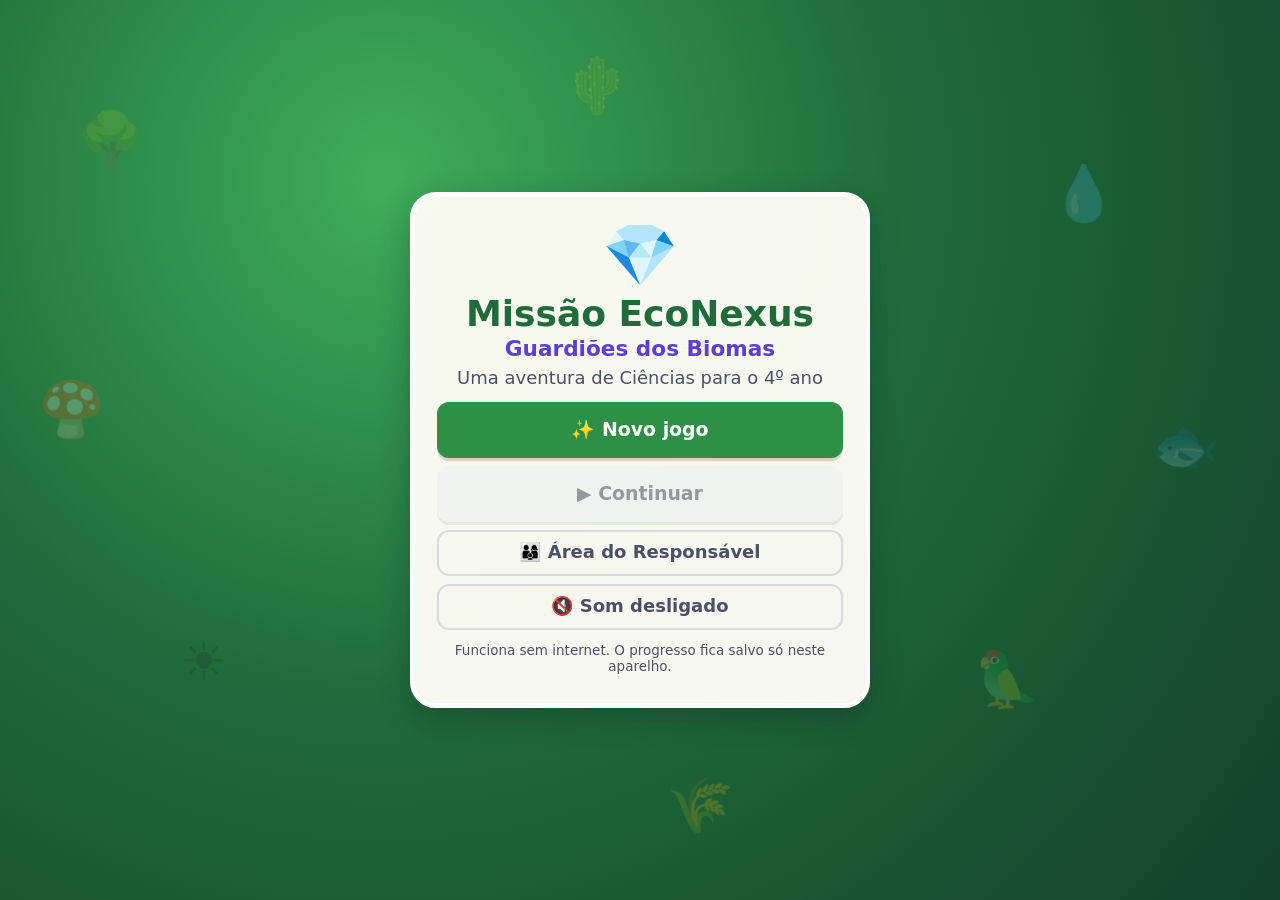
<file: index.html>
<!DOCTYPE html>
<html lang="pt-BR">
<head>
  <meta charset="UTF-8">
  <meta name="viewport" content="width=device-width, initial-scale=1, maximum-scale=1, viewport-fit=cover">
  <meta name="theme-color" content="#1f6b3a">
  <meta name="description" content="Jogo educativo de Ciências (4º ano): aventura 2D explorável sobre cadeias alimentares, ciclos da matéria, eutrofização, energia e biomas brasileiros.">
  <title>Missão EcoNexus: Guardiões dos Biomas</title>
  <link rel="icon" href="data:image/svg+xml,%3Csvg xmlns='http://www.w3.org/2000/svg' viewBox='0 0 64 64'%3E%3Cpath d='M32 4C44 20 52 30 52 40a20 20 0 0 1-40 0C12 30 20 20 32 4z' fill='%238fe3ff'/%3E%3Cellipse cx='40' cy='10' rx='10' ry='5' fill='%2347c46b' transform='rotate(-30 40 10)'/%3E%3C/svg%3E">
  <link rel="stylesheet" href="css/style.css">
</head>
<body>
  <!-- Mundo 2D (Canvas) -->
  <canvas id="world" aria-label="Mundo do jogo"></canvas>

  <!-- HUD discreto: missão, moedas, nível, botões -->
  <div id="hud">
    <div class="hud-left">
      <canvas id="hAvatar" width="56" height="56" aria-hidden="true"></canvas>
      <div class="hud-id">
        <b id="hName">Gabriel</b>
        <span id="hTitle">Nv 1</span>
        <span id="hLeaves" class="hud-leaves" title="Folhas de energia: cada desafio começa com 3">🍃🍃🍃</span>
        <div class="xpbar" title="Experiência (XP)"><i id="hXp"></i><span id="hXpT"></span></div>
      </div>
      <div class="coins" title="EcoMoedas">🪙 <b id="hCoins">0</b></div>
    </div>
    <button id="hMission" class="mission" type="button" title="Abrir o Mural de Missões"><span class="lbl">🎯 Missão</span><span id="hMissionT"></span></button>
    <div id="hFrag" class="frag-tracker"></div>
    <div class="hud-btns">
      <button id="hMenu" type="button" title="Menu (Esc)" aria-label="Menu">☰</button>
      <button id="hInv" type="button" title="Inventário (I)" aria-label="Inventário">🎒</button>
      <button id="hNote" type="button" title="Caderno do Guardião (C)" aria-label="Caderno do Guardião">📓</button>
      <button id="hPath" type="button" title="Mostrar caminho (M)" aria-label="Mostrar caminho">🧭</button>
      <button id="hSound" type="button" title="Ligar sons" aria-label="Som">🔇</button>
      <button id="hFull" type="button" title="Tela cheia" aria-label="Tela cheia">⛶</button>
      <button id="hMin" type="button" title="Recolher/expandir HUD" aria-label="Recolher HUD">▾</button>
    </div>
  </div>
  <div id="saveBadge">💾 Salvo</div>

  <!-- Controles de toque -->
  <div id="touch">
    <div id="joy" aria-label="Direcional"><div id="joyKnob"></div></div>
    <button id="btnAct" type="button" aria-label="Interagir">✋</button>
  </div>

  <!-- Camadas de interface -->
  <div id="layer"></div>
  <div id="toasts" aria-live="polite"></div>

  <!-- Tela inicial -->
  <div id="title" class="hide">
    <div class="title-bg"><span>🌳</span><span>💧</span><span>☀️</span><span>🦜</span><span>🌵</span><span>🐟</span><span>🍄</span><span>🌾</span></div>
    <div class="title-card">
      <div class="logo">💎</div>
      <h1>Missão EcoNexus</h1>
      <h2>Guardiões dos Biomas</h2>
      <p class="tag">Uma aventura de Ciências para o 4º ano</p>
      <div id="titleBtns"></div>
      <p class="tiny">Funciona sem internet. O progresso fica salvo só neste aparelho.</p>
    </div>
  </div>

  <noscript><p style="padding:20px;font:18px sans-serif">Este jogo precisa de JavaScript ativado no navegador.</p></noscript>

  <!-- Motor -->
  <script src="js/core/util.js"></script>
  <script src="js/core/audio.js"></script>
  <script src="js/core/sprites.js"></script>
  <script src="js/core/engine.js"></script>
  <!-- Dados pedagógicos e das regiões -->
  <script src="js/data/glossary.js"></script>
  <script src="js/data/items.js"></script>
  <script src="js/data/questions.js"></script>
  <script src="js/data/characters.js"></script>
  <script src="js/data/lessons.js"></script>
  <script src="js/data/mapkit.js"></script>
  <script src="js/data/maps.js"></script>
  <!-- Sistemas -->
  <script src="js/systems/save.js"></script>
  <script src="js/systems/economy.js"></script>
  <script src="js/systems/quests.js"></script>
  <script src="js/systems/learning.js"></script>
  <script src="js/systems/minigames.js"></script>
  <!-- Interface e inicialização -->
  <script src="js/ui/ui.js"></script>
  <script src="js/main.js"></script>
</body>
</html>
</file>
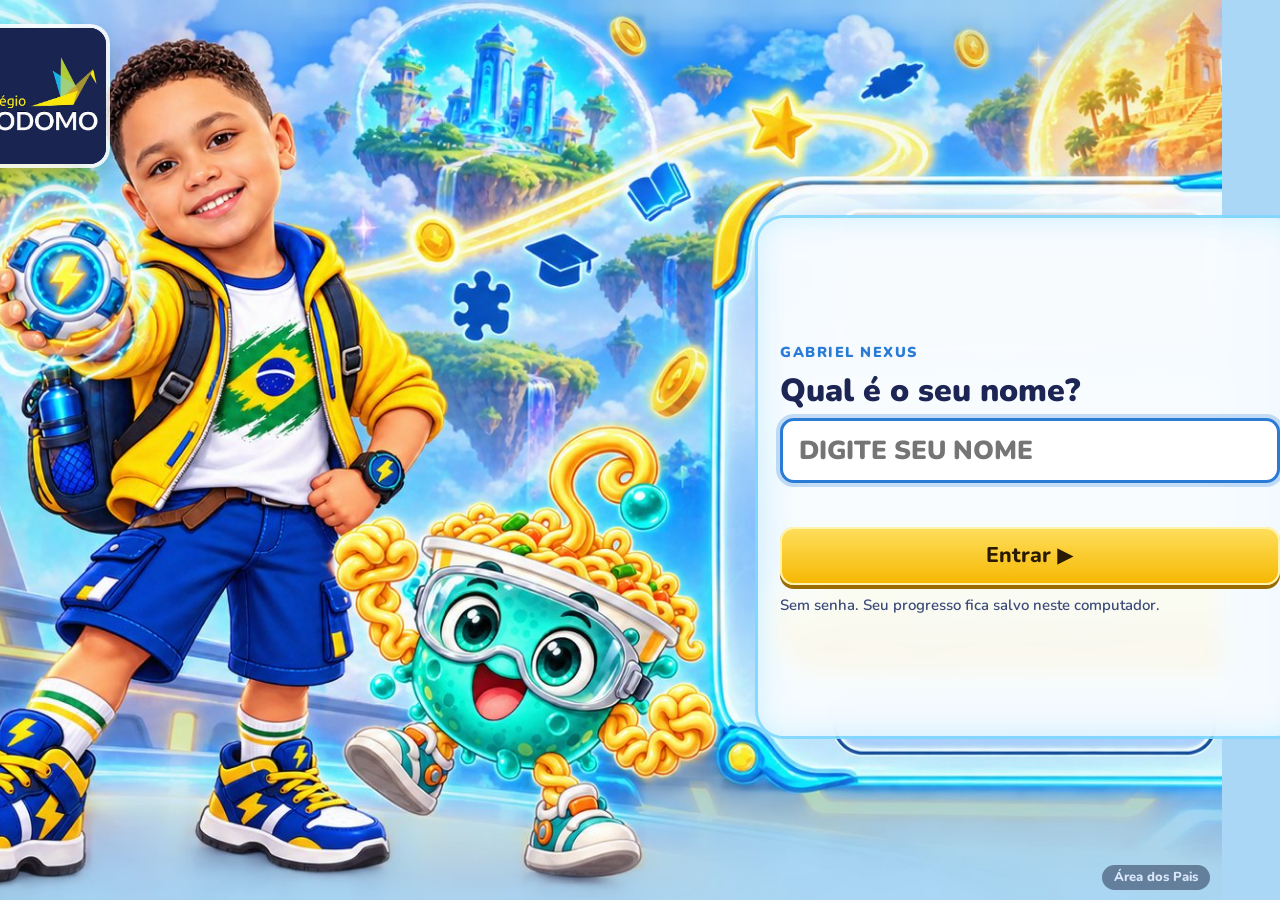
<file: inicio.html>
<!DOCTYPE html>
<html lang="pt-BR">
<head>
  <meta charset="UTF-8">
  <meta name="viewport" content="width=device-width, initial-scale=1, viewport-fit=cover">
  <meta name="theme-color" content="#171b38">
  <meta name="description" content="Central de missões de estudo do Gabriel: escolha a matéria (Ciências, Geografia…) ou entre no Gabriel Nexus.">
  <title>Central de Missões</title>
  <link rel="icon" href="data:image/svg+xml,%3Csvg xmlns='http://www.w3.org/2000/svg' viewBox='0 0 64 64'%3E%3Crect x='6' y='10' width='52' height='44' rx='8' fill='%23ffd23f' stroke='%2315152a' stroke-width='4'/%3E%3Cpath d='M20 32h24M32 20v24' stroke='%2315152a' stroke-width='6'/%3E%3C/svg%3E">
  <link rel="stylesheet" href="src/assets/shared/fonts/fonts.css">
  <link rel="stylesheet" href="src/ui/ui.css">
  <link rel="stylesheet" href="src/franchise/franchise.css">
  <link rel="stylesheet" href="src/launcher/launcher.css">
</head>
<body class="launcher">
  <!-- Tela de entrada: só o nome (sem senha, sem cadastro) -->
  <section id="login" class="lg hide" aria-label="Entrada">
    <img class="lg-bg" src="src/nexus/assets/cenarios/06_cenario_login.jpg" alt="" aria-hidden="true">
    <div class="lg-logo"><img src="src/assets/shared/kodomo/logo_colegio_kodomo.png" alt="Colégio Kodomo"></div>
    <form id="lgForm" class="lg-card" autocomplete="off" novalidate>
      <p class="lg-kicker">Gabriel Nexus</p>
      <h1 class="lg-title">Qual é o seu nome?</h1>
      <label class="sr" for="lgName">Seu nome</label>
      <input id="lgName" name="nome" type="text" maxlength="30" autocomplete="off" autocapitalize="characters" spellcheck="false" placeholder="Digite seu nome" required>
      <p id="lgPreview" class="lg-preview" aria-live="polite"></p>
      <button type="submit" class="btn pri lg-go">Entrar ▶</button>
      <p class="lg-tip">Sem senha. Seu progresso fica salvo neste computador.</p>
    </form>
    <button type="button" class="lg-parents" id="lgParents">Área dos Pais</button>
  </section>

  <main class="ln-wrap hide" id="launcherMain">
    <header class="ln-head">
      <canvas id="lnGaia" width="48" height="48" aria-hidden="true"></canvas>
      <div class="ln-head-t">
        <p class="ln-hello" id="lnHello">Olá!</p>
        <h1 class="pix">Qual missão você quer jogar?</h1>
      </div>
      <button type="button" class="btn small ghost" id="lnName" title="Trocar o nome exibido">✏️ Nome</button>
    </header>
    <section id="lnNexus" class="ln-nexus" aria-label="Gabriel Nexus"></section>
    <section id="lnCards" class="ln-cards" aria-label="Missões disponíveis"></section>
    <footer class="ln-foot">
      <p>Cada matéria é uma missão independente, com progresso, moedas e itens próprios, salvos só neste aparelho.</p>
      <button type="button" class="btn small ghost" id="lnCredits">Créditos e licenças</button>
      <button type="button" class="btn small ghost ln-parents" id="lnParents">Área dos Pais</button>
    </footer>
  </main>
  <noscript><p style="padding:20px;font:18px sans-serif">Este jogo precisa de JavaScript ativado no navegador.</p></noscript>
  <script src="src/core/util.js"></script>
  <script src="src/core/storage.js"></script>
  <script src="src/core/input.js"></script>
  <script src="src/core/audio.js"></script>
  <script src="src/core/pixel.js"></script>
  <script src="src/ui/ui.js"></script>
  <script src="src/assets/shared/brasil-mapa.js"></script>
  <script src="src/ui/maps.js"></script>
  <script src="src/franchise/config.js"></script>
  <script src="src/franchise/sha256.js"></script>
  <script src="src/franchise/store.js"></script>
  <script src="src/franchise/parent-auth.js"></script>
  <script src="src/franchise/profile.js"></script>
  <script src="src/franchise/catalog.js"></script>
  <script src="src/franchise/modules.js"></script>
  <script src="src/franchise/bridge.js"></script>
  <script src="src/modules/registry.js"></script>
  <script src="src/modules/modulos.js"></script>
  <script src="src/launcher/launcher.js"></script>
</body>
</html>
</file>
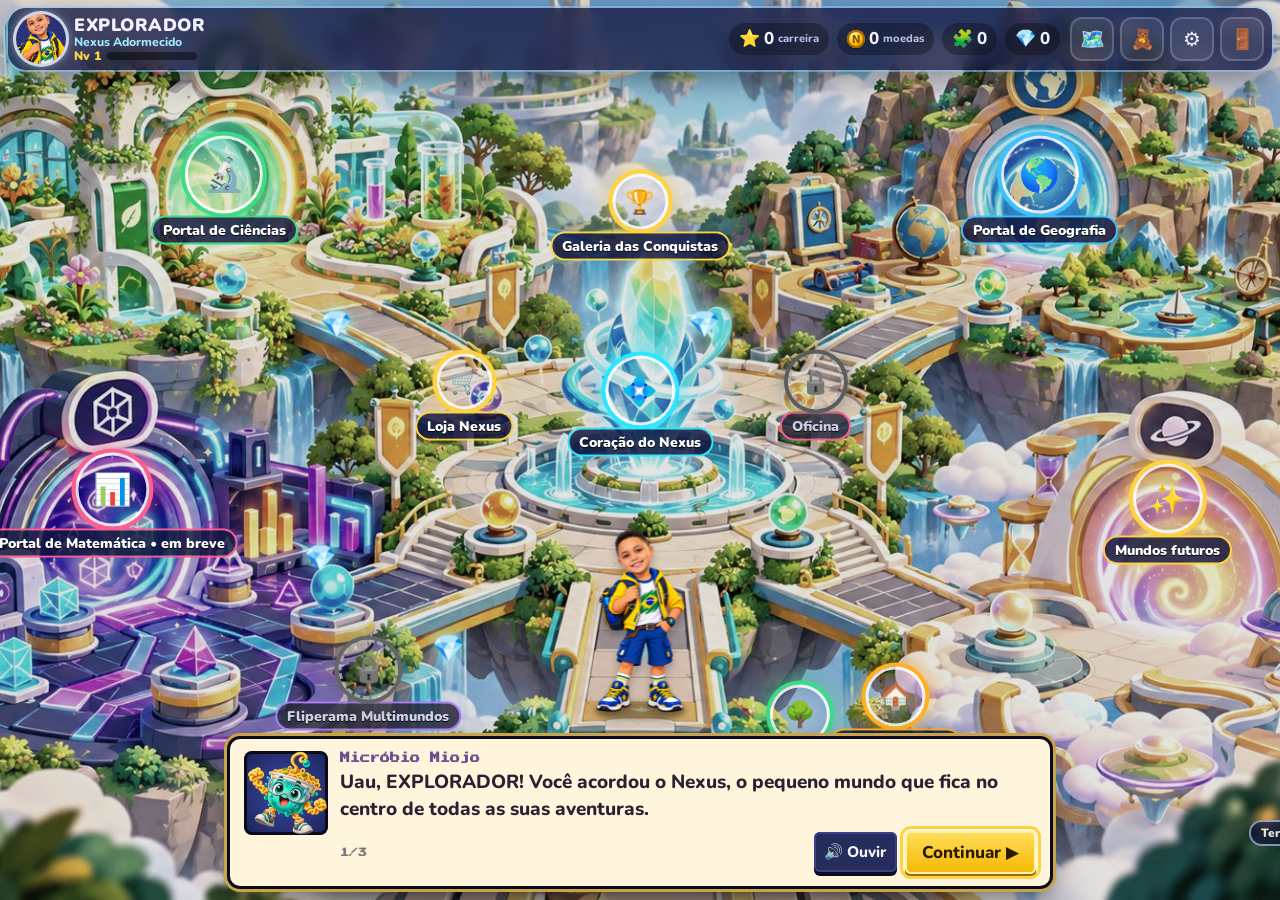
<file: src/nexus/nexus.html>
<!DOCTYPE html>
<html lang="pt-BR">
<head>
  <meta charset="UTF-8">
  <meta name="viewport" content="width=device-width, initial-scale=1, viewport-fit=cover">
  <meta name="theme-color" content="#1b1f4d">
  <meta name="description" content="Gabriel Nexus — O Mundo dos Nexóticos: o jogo central da franquia, onde os pontos de estudo viram coleção, base e diversão.">
  <title>Gabriel Nexus</title>
  <link rel="icon" href="data:image/svg+xml,%3Csvg xmlns='http://www.w3.org/2000/svg' viewBox='0 0 64 64'%3E%3Cdefs%3E%3CradialGradient id='g'%3E%3Cstop offset='0' stop-color='%23fff'/%3E%3Cstop offset='.5' stop-color='%2329e7ff'/%3E%3Cstop offset='1' stop-color='%236a3cff'/%3E%3C/radialGradient%3E%3C/defs%3E%3Ccircle cx='32' cy='32' r='28' fill='url(%23g)'/%3E%3Cpath d='M20 44V20l24 24V20' stroke='%23fff' stroke-width='6' fill='none' stroke-linecap='round' stroke-linejoin='round'/%3E%3C/svg%3E">
  <link rel="stylesheet" href="../assets/shared/fonts/fonts.css">
  <link rel="stylesheet" href="../ui/ui.css">
  <link rel="stylesheet" href="../franchise/franchise.css">
  <link rel="stylesheet" href="nexus.css">
</head>
<body class="nexus">
  <div id="nxLoading" class="nx-loading"><div class="nx-spin" aria-hidden="true"></div><p>Acordando o Nexus…</p></div>

  <!-- HUD fixo -->
  <header id="nxHud" class="nx-hud hide">
    <button type="button" id="nxBack" class="nx-back hide" aria-label="Voltar para a Praça dos Mundos">⬅ <span>Praça</span></button>
    <div class="nx-id">
      <div id="nxAvatar" class="nx-avatar" aria-hidden="true"></div>
      <div class="nx-idt">
        <b id="nxName" class="nx-name">GABRIEL</b>
        <span id="nxTitle" class="nx-title"></span>
        <div class="nx-lv"><span id="nxLvl">Nv 1</span><div class="nx-lvbar" role="progressbar" aria-label="Nível do Nexus"><i id="nxLvBar"></i></div></div>
      </div>
    </div>
    <div class="nx-stats">
      <span class="nx-stat" title="Pontuação de Carreira (nunca diminui)">⭐ <b id="nxCareer">0</b><small>carreira</small></span>
      <span class="nx-stat" title="Moedas Nexus (para gastar)"><span class="nx-coin" aria-hidden="true"></span> <b id="nxCoins">0</b><small>moedas</small></span>
      <span class="nx-stat nx-stat-s" title="Fragmentos">🧩 <b id="nxFrags">0</b></span>
      <span class="nx-stat nx-stat-s" title="Cristais de Decoração">💎 <b id="nxMats">0</b></span>
    </div>
    <nav class="nx-hbtns">
      <button type="button" id="nxMapBtn" class="icon-btn" title="Mapa rápido (M)" aria-label="Mapa rápido">🗺️</button>
      <button type="button" id="nxTeamBtn" class="icon-btn" title="Minha equipe (T)" aria-label="Minha equipe">🧸</button>
      <button type="button" id="nxSetBtn" class="icon-btn" title="Configurações" aria-label="Configurações">⚙️</button>
      <button type="button" id="nxExitBtn" class="icon-btn" title="Voltar à Central de Missões" aria-label="Sair do Nexus">🚪</button>
    </nav>
  </header>

  <!-- Hub: Praça dos Mundos (2.5D) -->
  <main id="nxHub" class="nx-hub hide" aria-label="Praça dos Mundos">
    <div id="nxStage" class="nx-stage">
      <img id="nxHubImg" class="nx-stage-img" src="assets/cenarios/02_cenario_praca_dos_mundos.jpg" alt="Praça dos Mundos: ilhas flutuantes com portais para os mundos das matérias e uma fonte de cristal no centro." draggable="false">
      <div id="nxSpots" class="nx-spots"></div>
      <div id="nxActors" class="nx-actors" aria-hidden="true"></div>
    </div>
    <canvas id="nxFx" class="nx-fx" aria-hidden="true"></canvas>
    <div id="nxWeatherTint" class="nx-tint" aria-hidden="true"></div>
    <div id="nxHubTools" class="nx-hubtools"></div>
    <nav id="nxDock" class="nx-dock" aria-label="Áreas do Nexus"></nav>
  </main>

  <!-- Áreas -->
  <section id="nxArea" class="nx-area hide" aria-live="polite">
    <img id="nxAreaBg" class="nx-area-bg" alt="" aria-hidden="true">
    <div id="nxAreaBody" class="nx-area-body"></div>
  </section>

  <!-- Jogos recreativos do Nexus -->
  <section id="nxGame" class="nx-game hide" aria-label="Minigame">
    <canvas id="nxGameCv" class="nx-game-cv"></canvas>
    <div id="nxGameHud" class="nx-game-hud"></div>
    <div id="nxGamePad" class="nx-game-pad"></div>
  </section>

  <div id="nxCaption" class="nx-caption" role="status" aria-live="polite"></div>
  <noscript><p style="padding:20px;font:18px sans-serif">Este jogo precisa de JavaScript ativado no navegador.</p></noscript>

  <script src="../core/util.js"></script>
  <script src="../core/storage.js"></script>
  <script src="../core/input.js"></script>
  <script src="../core/audio.js"></script>
  <script src="../ui/ui.js"></script>
  <script src="../franchise/config.js"></script>
  <script src="../franchise/sha256.js"></script>
  <script src="../franchise/store.js"></script>
  <script src="../franchise/parent-auth.js"></script>
  <script src="../franchise/profile.js"></script>
  <script src="../franchise/catalog.js"></script>
  <script src="../franchise/modules.js"></script>
  <script src="../franchise/bridge.js"></script>
  <script src="../franchise/replay.js"></script>
  <script src="../modules/registry.js"></script>
  <script src="../modules/modulos.js"></script>
  <script src="data/itens.js"></script>
  <script src="economy.js"></script>
  <script src="core.js"></script>
  <script src="hub.js"></script>
  <script src="areas.js"></script>
  <script src="games.js"></script>
  <script src="arcade.js"></script>
  <script src="main.js"></script>
</body>
</html>
</file>
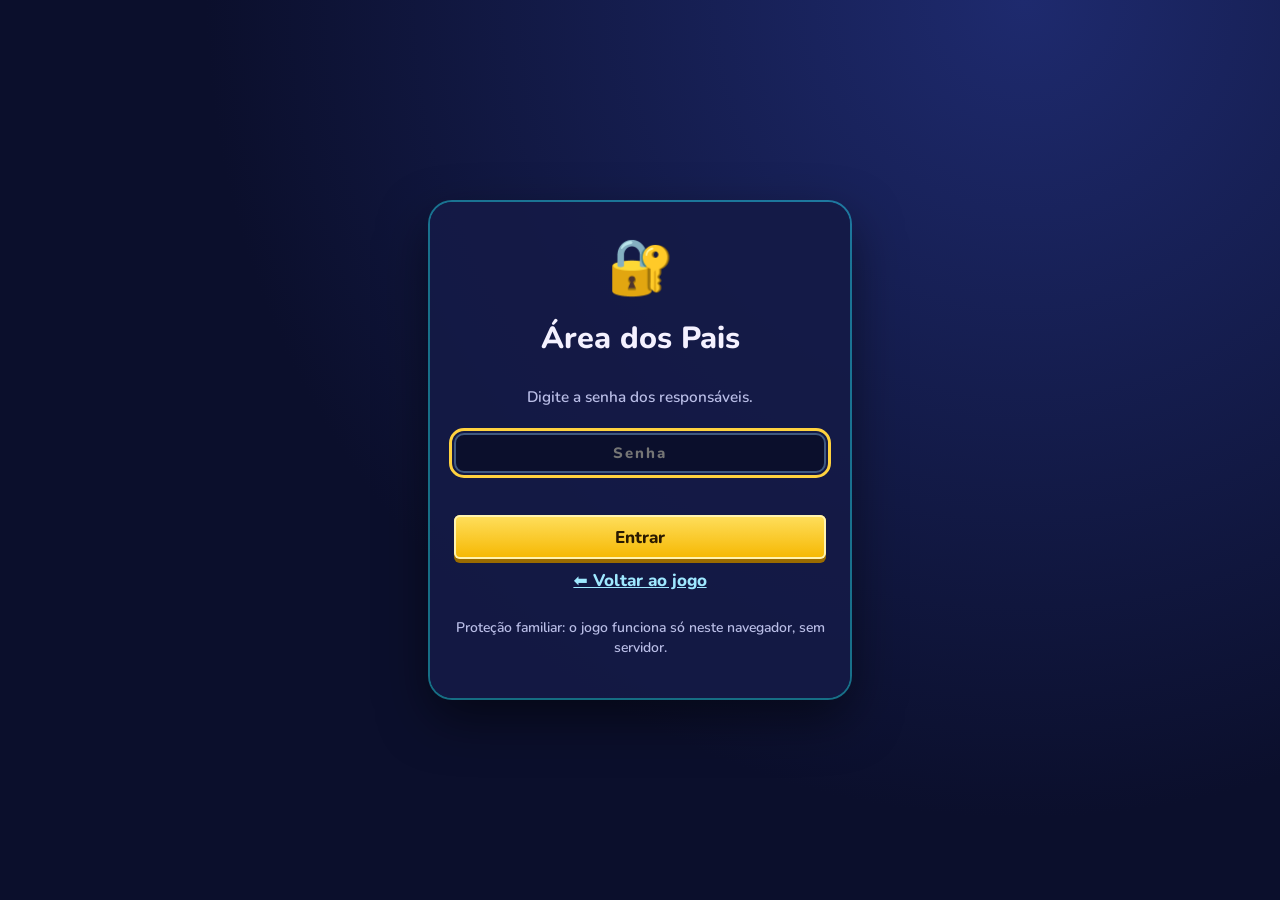
<file: src/pais/pais.html>
<!DOCTYPE html>
<html lang="pt-BR">
<head>
  <meta charset="UTF-8">
  <meta name="viewport" content="width=device-width, initial-scale=1, viewport-fit=cover">
  <meta name="theme-color" content="#0d1233">
  <meta name="robots" content="noindex">
  <title>Área dos Pais</title>
  <link rel="icon" href="data:image/svg+xml,%3Csvg xmlns='http://www.w3.org/2000/svg' viewBox='0 0 64 64'%3E%3Crect x='8' y='26' width='48' height='32' rx='8' fill='%2329e7ff'/%3E%3Cpath d='M20 26v-8a12 12 0 0 1 24 0v8' stroke='%2329e7ff' stroke-width='6' fill='none'/%3E%3C/svg%3E">
  <link rel="stylesheet" href="../assets/shared/fonts/fonts.css">
  <link rel="stylesheet" href="../ui/ui.css">
  <link rel="stylesheet" href="../franchise/franchise.css">
  <link rel="stylesheet" href="pais.css">
</head>
<body class="pais">
  <!-- Entrada: SOMENTE a senha (sem nome de usuário) -->
  <section id="pLogin" class="p-login hide" aria-label="Entrada da Área dos Pais">
    <form id="pLoginForm" class="p-login-card" autocomplete="off" novalidate>
      <div class="p-lock" aria-hidden="true">🔐</div>
      <h1>Área dos Pais</h1>
      <p class="tip">Digite a senha dos responsáveis.</p>
      <label class="sr" for="pPass">Senha</label>
      <input id="pPass" type="password" autocomplete="off" autocapitalize="off" spellcheck="false" placeholder="Senha" required>
      <p id="pMsg" class="p-msg" role="alert" aria-live="assertive"></p>
      <button type="submit" class="btn pri" id="pGo">Entrar</button>
      <a class="p-backlink" href="../../inicio.html">⬅ Voltar ao jogo</a>
      <p class="tip small">Proteção familiar: o jogo funciona só neste navegador, sem servidor.</p>
    </form>
  </section>

  <!-- Painel -->
  <div id="pApp" class="p-app hide">
    <nav class="p-rail" id="pRail" aria-label="Seções"></nav>
    <div class="p-main">
      <header class="p-top">
        <div><b id="pChild">—</b><span class="tip" id="pSub"></span></div>
        <span class="p-sess" id="pSess" title="A sessão termina sozinha sem uso"></span>
        <button type="button" class="btn small ghost" id="pToGame">🎮 Ir para o jogo</button>
        <button type="button" class="btn small" id="pLogout">🚪 Sair</button>
      </header>
      <main id="pView" class="p-view" tabindex="-1"></main>
    </div>
  </div>
  <noscript><p style="padding:20px;font:18px sans-serif">Esta página precisa de JavaScript ativado no navegador.</p></noscript>

  <script src="../core/util.js"></script>
  <script src="../core/storage.js"></script>
  <script src="../core/input.js"></script>
  <script src="../core/audio.js"></script>
  <script src="../ui/ui.js"></script>
  <script src="../franchise/config.js"></script>
  <script src="../franchise/sha256.js"></script>
  <script src="../franchise/store.js"></script>
  <script src="../franchise/parent-auth.js"></script>
  <script src="../franchise/profile.js"></script>
  <script src="../franchise/catalog.js"></script>
  <script src="../franchise/modules.js"></script>
  <script src="../franchise/bridge.js"></script>
  <script src="../franchise/replay.js"></script>
  <script src="../modules/registry.js"></script>
  <script src="../modules/modulos.js"></script>
  <script src="../nexus/data/itens.js"></script>
  <script src="../nexus/economy.js"></script>
  <script src="pais.js"></script>
</body>
</html>
</file>
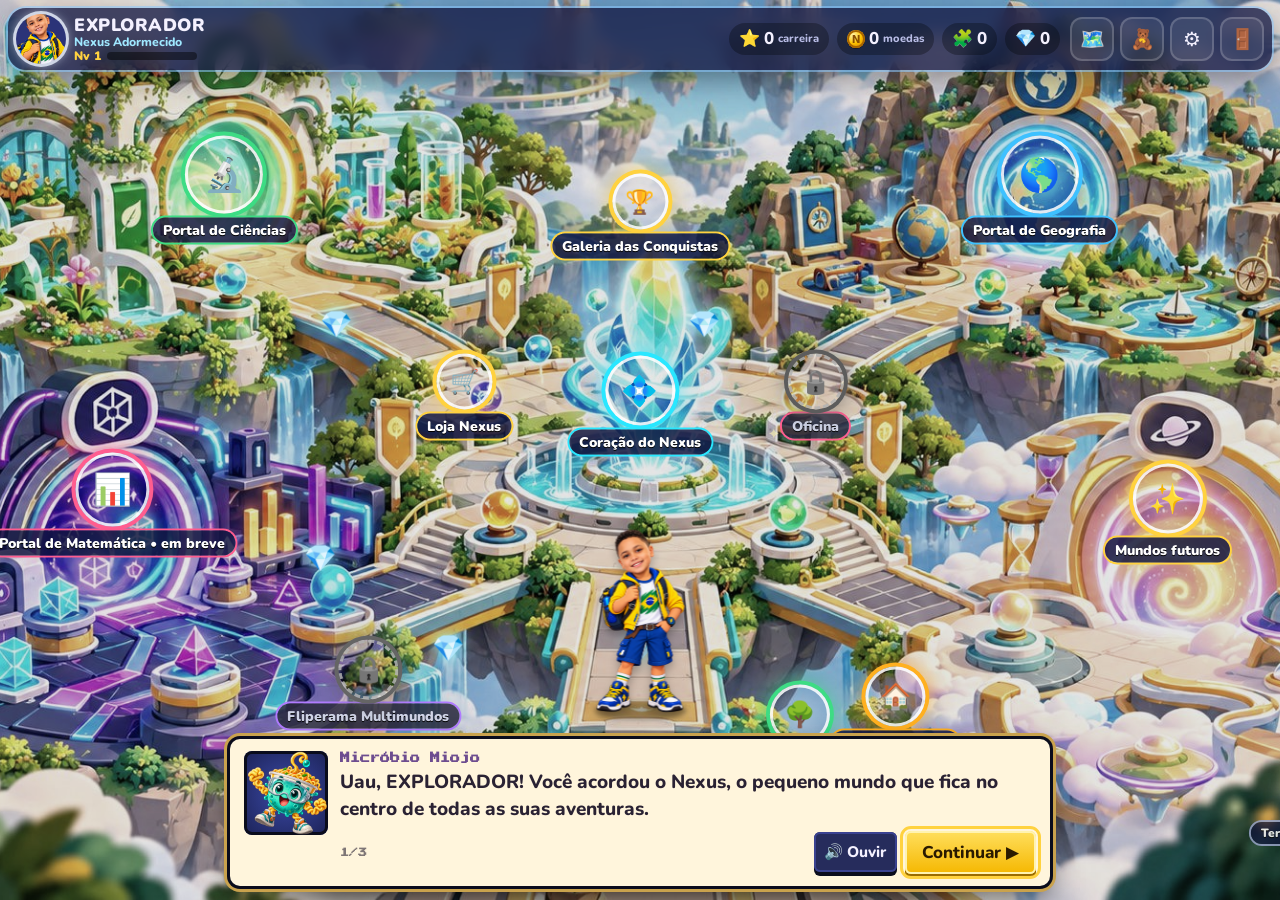
<file: src/modules/ciencias-legacy-adapter/replay.html>
<!DOCTYPE html>
<html lang="pt-BR">
<head>
  <meta charset="UTF-8">
  <meta name="viewport" content="width=device-width, initial-scale=1, maximum-scale=1, viewport-fit=cover">
  <!-- Todos os caminhos relativos partem da raiz do projeto (jogo de Ciências congelado, sem alterações). -->
  <base href="../../../">
  <title>Replay — Ciências</title>
  <meta name="description" content="Replay recreativo de um minijogo de Ciências (Gabriel Nexus).">
  <link rel="stylesheet" href="css/style.css">
  <link rel="stylesheet" href="src/franchise/franchise.css">
  <script>window.__CIENCIAS_KEY = 'ecoNexus.replay.ciencias.v1';</script>
  <script src="src/modules/ciencias-legacy-adapter/shim.js"></script>
  <script src="src/franchise/config.js"></script>
  <script src="src/franchise/sha256.js"></script>
  <script src="src/franchise/store.js"></script>
  <script src="src/franchise/parent-auth.js"></script>
  <script src="src/franchise/replay.js"></script>
  <script></script>
</head>
<body>
  <!-- Mundo 2D (Canvas) -->
  <canvas id="world" aria-label="Mundo do jogo"></canvas>

  <!-- HUD discreto: missão, moedas, nível, botões -->
  <div id="hud">
    <div class="hud-left">
      <canvas id="hAvatar" width="56" height="56" aria-hidden="true"></canvas>
      <div class="hud-id">
        <b id="hName">Gabriel</b>
        <span id="hTitle">Nv 1</span>
        <span id="hLeaves" class="hud-leaves" title="Folhas de energia: cada desafio começa com 3">🍃🍃🍃</span>
        <div class="xpbar" title="Experiência (XP)"><i id="hXp"></i><span id="hXpT"></span></div>
      </div>
      <div class="coins" title="EcoMoedas">🪙 <b id="hCoins">0</b></div>
    </div>
    <button id="hMission" class="mission" type="button" title="Abrir o Mural de Missões"><span class="lbl">🎯 Missão</span><span id="hMissionT"></span></button>
    <div id="hFrag" class="frag-tracker"></div>
    <div class="hud-btns">
      <button id="hMenu" type="button" title="Menu (Esc)" aria-label="Menu">☰</button>
      <button id="hInv" type="button" title="Inventário (I)" aria-label="Inventário">🎒</button>
      <button id="hNote" type="button" title="Caderno do Guardião (C)" aria-label="Caderno do Guardião">📓</button>
      <button id="hPath" type="button" title="Mostrar caminho (M)" aria-label="Mostrar caminho">🧭</button>
      <button id="hSound" type="button" title="Ligar sons" aria-label="Som">🔇</button>
      <button id="hFull" type="button" title="Tela cheia" aria-label="Tela cheia">⛶</button>
      <button id="hMin" type="button" title="Recolher/expandir HUD" aria-label="Recolher HUD">▾</button>
    </div>
  </div>
  <div id="saveBadge">💾 Salvo</div>

  <!-- Controles de toque -->
  <div id="touch">
    <div id="joy" aria-label="Direcional"><div id="joyKnob"></div></div>
    <button id="btnAct" type="button" aria-label="Interagir">✋</button>
  </div>

  <!-- Camadas de interface -->
  <div id="layer"></div>
  <div id="toasts" aria-live="polite"></div>

  <!-- Tela inicial -->
  <div id="title" class="hide">
    <div class="title-bg"><span>🌳</span><span>💧</span><span>☀️</span><span>🦜</span><span>🌵</span><span>🐟</span><span>🍄</span><span>🌾</span></div>
    <div class="title-card">
      <div class="logo">💎</div>
      <h1>Missão EcoNexus</h1>
      <h2>Guardiões dos Biomas</h2>
      <p class="tag">Uma aventura de Ciências para o 4º ano</p>
      <div id="titleBtns"></div>
      <p class="tiny">Funciona sem internet. O progresso fica salvo só neste aparelho.</p>
    </div>
  </div>
  <script src="js/core/util.js"></script>
  <script src="js/core/audio.js"></script>
  <script src="js/core/sprites.js"></script>
  <script src="js/core/engine.js"></script>
  <script src="js/data/glossary.js"></script>
  <script src="js/data/items.js"></script>
  <script src="js/data/questions.js"></script>
  <script src="js/data/characters.js"></script>
  <script src="js/data/lessons.js"></script>
  <script src="js/data/mapkit.js"></script>
  <script src="js/data/maps.js"></script>
  <script src="js/systems/save.js"></script>
  <script src="js/systems/economy.js"></script>
  <script src="js/systems/quests.js"></script>
  <script src="js/systems/learning.js"></script>
  <script src="js/systems/minigames.js"></script>
  <script src="js/ui/ui.js"></script>
  <script src="js/main.js"></script>
  <script>
/* REPLAY RECREATIVO (Fliperama do Gabriel Nexus): abre só o minijogo pedido, com save temporário.
   O resultado vai para a caixa do Nexus (GG.replay) e NÃO vale pontos de estudo. */
(function () {
  var P = GG.replay.params(), ids = ['trilha_segura', 'corredor_cadeia', 'coleta_solar', 'salve_lago', 'torre_niveis', 'corrida_biomas', 'relampago'];
  var mg = ids.indexOf(P.mg) >= 0 ? P.mg : null, token = /^[a-z0-9-]{4,80}$/i.test(P.token || '') ? P.token : null;
  var best = -1;
  EN.game.boot = function () {
    EN.ui.init(); EN.engine.G = EN.game; EN.engine.init(document.getElementById('world'));
    document.getElementById('hud').style.display = 'none'; document.getElementById('touch').style.display = 'none';
    EN.save.S = EN.save.fresh('Gabriel'); EN.save.S.introDone = true;
    if (GG.testMode.active()) GG.testMode.banner('');
    if (!mg) { alert('Minijogo inválido.'); GG.replay.back(''); return; }
    var orig = EN.eco.minigameReward;
    EN.eco.minigameReward = function (id, score) {
      var s = Math.round(Math.max(0, Math.min(1, Number(score) || 0)) * 100);
      if (token && s > best) { best = s; GG.replay.push('ciencias_' + mg, s, token); }
      return orig.apply(this, arguments);
    };
    Promise.resolve(EN.minigames.play(mg)).then(function () { GG.replay.back(''); });
  };
})();
</script>
</body>
</html>
</file>
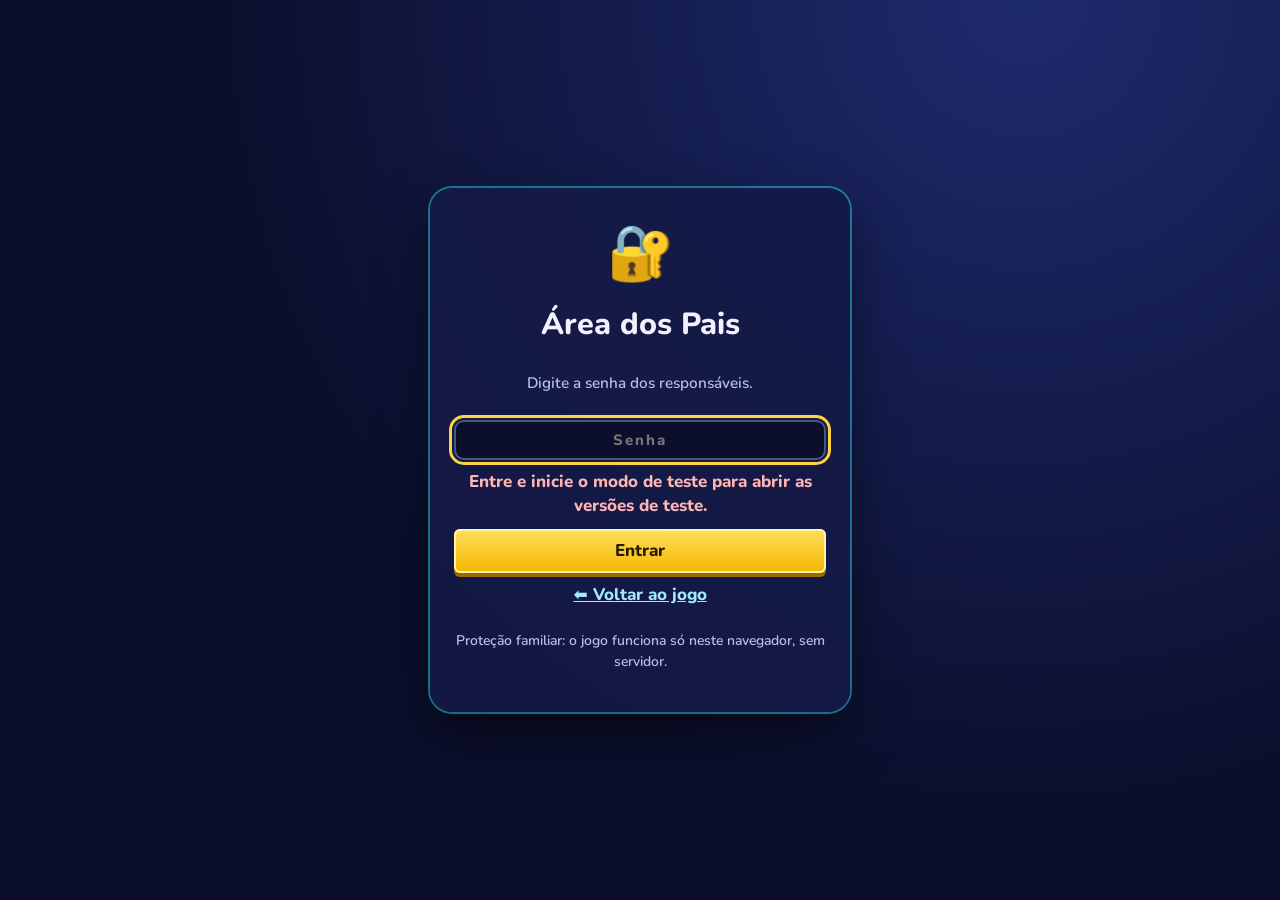
<file: src/modules/ciencias-legacy-adapter/teste.html>
<!DOCTYPE html>
<html lang="pt-BR">
<head>
  <meta charset="UTF-8">
  <meta name="viewport" content="width=device-width, initial-scale=1, maximum-scale=1, viewport-fit=cover">
  <!-- Todos os caminhos relativos partem da raiz do projeto (jogo de Ciências congelado, sem alterações). -->
  <base href="../../../">
  <title>Teste — Ciências (sandbox)</title>
  <meta name="description" content="Modo de teste dos pais: Missão EcoNexus em sandbox, sem alterar o save real.">
  <link rel="stylesheet" href="css/style.css">
  <link rel="stylesheet" href="src/franchise/franchise.css">
  <script>window.__CIENCIAS_KEY = 'ecoNexus.teste.econexus_guardioes_save_v1';</script>
  <script src="src/modules/ciencias-legacy-adapter/shim.js"></script>
  <script src="src/franchise/config.js"></script>
  <script src="src/franchise/sha256.js"></script>
  <script src="src/franchise/store.js"></script>
  <script src="src/franchise/parent-auth.js"></script>
  <script src="src/franchise/replay.js"></script>
  <script>
/* MODO DE TESTE DOS PAIS: sem sessão de teste ativa, volta para a Área dos Pais. */
if (!GG.testMode.active()) { location.replace('src/pais/pais.html#teste-necessario'); }
</script>
</head>
<body>
  <!-- Mundo 2D (Canvas) -->
  <canvas id="world" aria-label="Mundo do jogo"></canvas>

  <!-- HUD discreto: missão, moedas, nível, botões -->
  <div id="hud">
    <div class="hud-left">
      <canvas id="hAvatar" width="56" height="56" aria-hidden="true"></canvas>
      <div class="hud-id">
        <b id="hName">Gabriel</b>
        <span id="hTitle">Nv 1</span>
        <span id="hLeaves" class="hud-leaves" title="Folhas de energia: cada desafio começa com 3">🍃🍃🍃</span>
        <div class="xpbar" title="Experiência (XP)"><i id="hXp"></i><span id="hXpT"></span></div>
      </div>
      <div class="coins" title="EcoMoedas">🪙 <b id="hCoins">0</b></div>
    </div>
    <button id="hMission" class="mission" type="button" title="Abrir o Mural de Missões"><span class="lbl">🎯 Missão</span><span id="hMissionT"></span></button>
    <div id="hFrag" class="frag-tracker"></div>
    <div class="hud-btns">
      <button id="hMenu" type="button" title="Menu (Esc)" aria-label="Menu">☰</button>
      <button id="hInv" type="button" title="Inventário (I)" aria-label="Inventário">🎒</button>
      <button id="hNote" type="button" title="Caderno do Guardião (C)" aria-label="Caderno do Guardião">📓</button>
      <button id="hPath" type="button" title="Mostrar caminho (M)" aria-label="Mostrar caminho">🧭</button>
      <button id="hSound" type="button" title="Ligar sons" aria-label="Som">🔇</button>
      <button id="hFull" type="button" title="Tela cheia" aria-label="Tela cheia">⛶</button>
      <button id="hMin" type="button" title="Recolher/expandir HUD" aria-label="Recolher HUD">▾</button>
    </div>
  </div>
  <div id="saveBadge">💾 Salvo</div>

  <!-- Controles de toque -->
  <div id="touch">
    <div id="joy" aria-label="Direcional"><div id="joyKnob"></div></div>
    <button id="btnAct" type="button" aria-label="Interagir">✋</button>
  </div>

  <!-- Camadas de interface -->
  <div id="layer"></div>
  <div id="toasts" aria-live="polite"></div>

  <!-- Tela inicial -->
  <div id="title" class="hide">
    <div class="title-bg"><span>🌳</span><span>💧</span><span>☀️</span><span>🦜</span><span>🌵</span><span>🐟</span><span>🍄</span><span>🌾</span></div>
    <div class="title-card">
      <div class="logo">💎</div>
      <h1>Missão EcoNexus</h1>
      <h2>Guardiões dos Biomas</h2>
      <p class="tag">Uma aventura de Ciências para o 4º ano</p>
      <div id="titleBtns"></div>
      <p class="tiny">Funciona sem internet. O progresso fica salvo só neste aparelho.</p>
    </div>
  </div>
  <script src="js/core/util.js"></script>
  <script src="js/core/audio.js"></script>
  <script src="js/core/sprites.js"></script>
  <script src="js/core/engine.js"></script>
  <script src="js/data/glossary.js"></script>
  <script src="js/data/items.js"></script>
  <script src="js/data/questions.js"></script>
  <script src="js/data/characters.js"></script>
  <script src="js/data/lessons.js"></script>
  <script src="js/data/mapkit.js"></script>
  <script src="js/data/maps.js"></script>
  <script src="js/systems/save.js"></script>
  <script src="js/systems/economy.js"></script>
  <script src="js/systems/quests.js"></script>
  <script src="js/systems/learning.js"></script>
  <script src="js/systems/minigames.js"></script>
  <script src="js/ui/ui.js"></script>
  <script src="js/main.js"></script>
  <script>
/* Prepara o SANDBOX de Ciências (nunca o save real): preset novo | completo, mapa inicial. */
(function () {
  if (!GG.testMode.active()) return;
  var P = new URLSearchParams(location.search), preset = P.get('preset') || 'novo', mapa = P.get('mapa');
  var KEY = 'econexus_guardioes_save_v1'; /* o redirecionador troca por ecoNexus.teste.… */
  var raw = localStorage.getItem(KEY), S = raw ? JSON.parse(raw) : null;
  if (P.get('reset') === '1' || (preset === 'completo' && (!S || !S.__preset))) S = null;
  if (!S && preset === 'completo') {
    S = EN.save.fresh('TESTE'); S.introDone = true; S.__preset = 'completo';
    Object.keys(S.q).forEach(function (id) { var q = S.q[id]; q.seen = true; q.done = true; q.tier = 1; q.first = true; q.stars = 3; q.attempts = 1; });
    Object.keys(EN.data.lessons).forEach(function (lid) { S.lessons[lid] = { done: true }; });
    EN.data.regions.forEach(function (r) { S.regionStats[r.id] = { complete: true, challenge: 1 }; if (S.crystals.indexOf(r.id) < 0) S.crystals.push(r.id); if (S.medals.indexOf(r.medal) < 0) S.medals.push(r.medal); });
    S.storyDone = true; S.arena.done = true; S.arena.round = 4; S.coins = 500;
  }
  if (S && mapa && EN.data.maps[mapa]) { S.map = mapa; S.pos = null; }
  if (S) localStorage.setItem(KEY, JSON.stringify(S));
  window.addEventListener('DOMContentLoaded', function () { GG.testMode.banner(''); });
})();
</script>
</body>
</html>
</file>
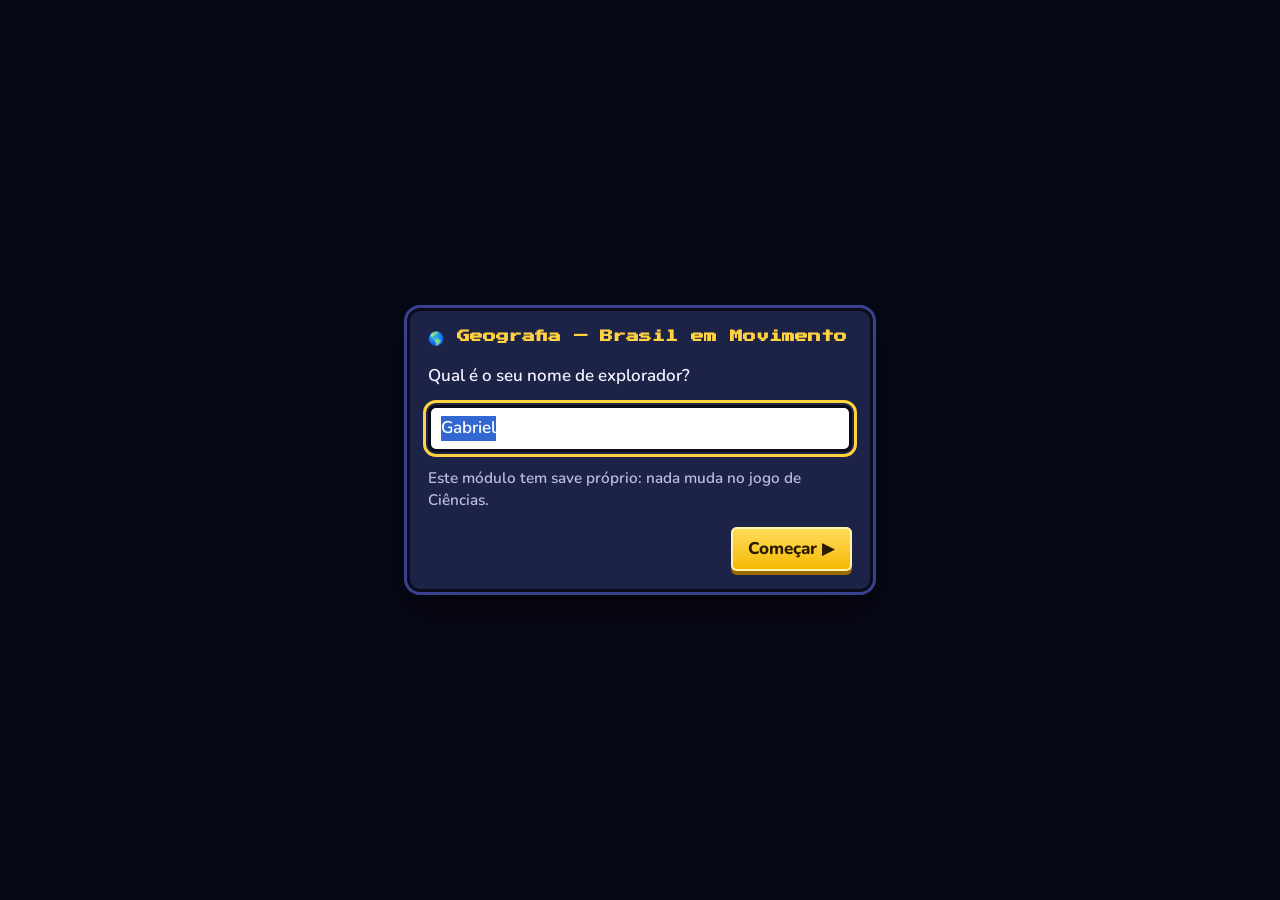
<file: src/modules/geografia/jogar.html>
<!DOCTYPE html>
<html lang="pt-BR">
<head>
  <meta charset="UTF-8">
  <meta name="viewport" content="width=device-width, initial-scale=1, maximum-scale=1, viewport-fit=cover">
  <meta name="theme-color" content="#1f9e7a">
  <meta name="description" content="Geografia - Brasil em Movimento: missão de estudos em 2D com plataforma, nave, labirinto, corrida contra o GeoBot, ritmo, cidade e chefes.">
  <title>Geografia — Brasil em Movimento</title>
  <link rel="icon" href="data:image/svg+xml,%3Csvg xmlns='http://www.w3.org/2000/svg' viewBox='0 0 64 64'%3E%3Ccircle cx='32' cy='32' r='28' fill='%23f7c948' stroke='%2315152a' stroke-width='4'/%3E%3Ccircle cx='32' cy='32' r='20' fill='%23fff8e6'/%3E%3Cpath d='M32 12 l5 18 h-10z' fill='%23e5484d'/%3E%3Cpath d='M32 52 l5 -18 h-10z' fill='%233f6ad8'/%3E%3C/svg%3E">
  <link rel="stylesheet" href="../../assets/shared/fonts/fonts.css">
  <link rel="stylesheet" href="../../ui/ui.css">
  <link rel="stylesheet" href="../../ui/quiz.css">
  <link rel="stylesheet" href="geografia.css">
  <link rel="stylesheet" href="../../franchise/franchise.css">
  <link rel="stylesheet" href="gfx/gfx.css">
</head>
<body>
  <!-- Tela do jogo -->
  <div id="stageWrap"><canvas id="game" aria-label="Tela do jogo de Geografia"></canvas></div>
  <!-- HUD do Atlas (mapa da campanha) -->
  <header id="atlasHud" class="hide"></header>
  <aside id="nodePanel" class="hide" aria-live="polite"></aside>
  <!-- HUD das fases -->
  <div id="stageHud" class="hide"></div>
  <!-- Controles de toque -->
  <div id="touch" class="hide"></div>
  <div id="rotateHint" aria-hidden="true">📱↻ Gire o celular para ver a fase maior</div>
  <!-- Carregando -->
  <div id="loading"><div class="pix">Carregando o Atlas…</div></div>
  <noscript><p style="padding:20px;font:18px sans-serif">Este jogo precisa de JavaScript ativado no navegador.</p></noscript>

  <!-- Núcleo compartilhado da plataforma v2 -->
  <script src="../../core/util.js"></script>
  <script src="../../core/storage.js"></script>
  <script src="../../core/input.js"></script>
  <script src="../../core/audio.js"></script>
  <script src="../../core/engine.js"></script>
  <script src="../../core/pixel.js"></script>
  <script src="../../ui/ui.js"></script>
  <script src="../../ui/maps.js"></script>
  <script src="../../systems/quiz.js"></script>
  <script src="../../assets/shared/brasil-mapa.js"></script>
  <!-- Registro de módulos (este módulo se registra) -->
  <script src="../registry.js"></script>
  <script src="manifest.js"></script>
  <!-- Integração com o Gabriel Nexus (perfil global, ponte de pontuação, replay e modo de teste) -->
  <script src="../../franchise/config.js"></script>
  <script src="../../franchise/sha256.js"></script>
  <script src="../../franchise/store.js"></script>
  <script src="../../franchise/parent-auth.js"></script>
  <script src="../../franchise/profile.js"></script>
  <script src="../../franchise/modules.js"></script>
  <script src="../../franchise/bridge.js"></script>
  <script src="../../franchise/replay.js"></script>
  <!-- Módulo de Geografia -->
  <script>window.GEO = { data: {} };</script>
  <script src="content/capitulos.js"></script>
  <script src="content/glossario.js"></script>
  <script src="content/loja.js"></script>
  <script src="questions/c1.js"></script>
  <script src="questions/c2.js"></script>
  <script src="questions/c3.js"></script>
  <script src="content/visuais.js"></script>
  <!-- Camada gráfica: ilustrações 3D, cenários pintados, fotos de satélite e efeitos -->
  <script src="assets/ilustracoes/fluent3d.js"></script>
  <script src="gfx/gfx.js"></script>
  <script src="systems/mode.js"></script>
  <script src="systems/save.js"></script>
  <script src="systems/economy.js"></script>
  <script src="systems/campaign.js"></script>
  <script src="scenes/common.js"></script>
  <script src="scenes/stage.js"></script>
  <script src="scenes/atlas.js"></script>
  <script src="scenes/platform.js"></script>
  <script src="scenes/topdown.js"></script>
  <script src="scenes/shmup.js"></script>
  <script src="scenes/race.js"></script>
  <script src="scenes/boss.js"></script>
  <script src="scenes/maze.js"></script>
  <script src="scenes/rhythm.js"></script>
  <script src="scenes/ritmolivre.js"></script>
  <script src="scenes/kitchen.js"></script>
  <script src="scenes/city.js"></script>
  <script src="scenes/tower.js"></script>
  <!-- Parque do Atlas: minijogos extras sem questões -->
  <script src="scenes/parque.js"></script>
  <!-- Arcade dos Mundos: 3 minijogos de recompensa por mundo, liberados ao vencer o chefe -->
  <script src="scenes/arcade1.js"></script>
  <script src="scenes/arcade2.js"></script>
  <script src="scenes/arcade3.js"></script>
  <script src="scenes/arcade4.js"></script>
  <script src="scenes/roleta.js"></script>
  <script src="main.js"></script>
</body>
</html>
</file>
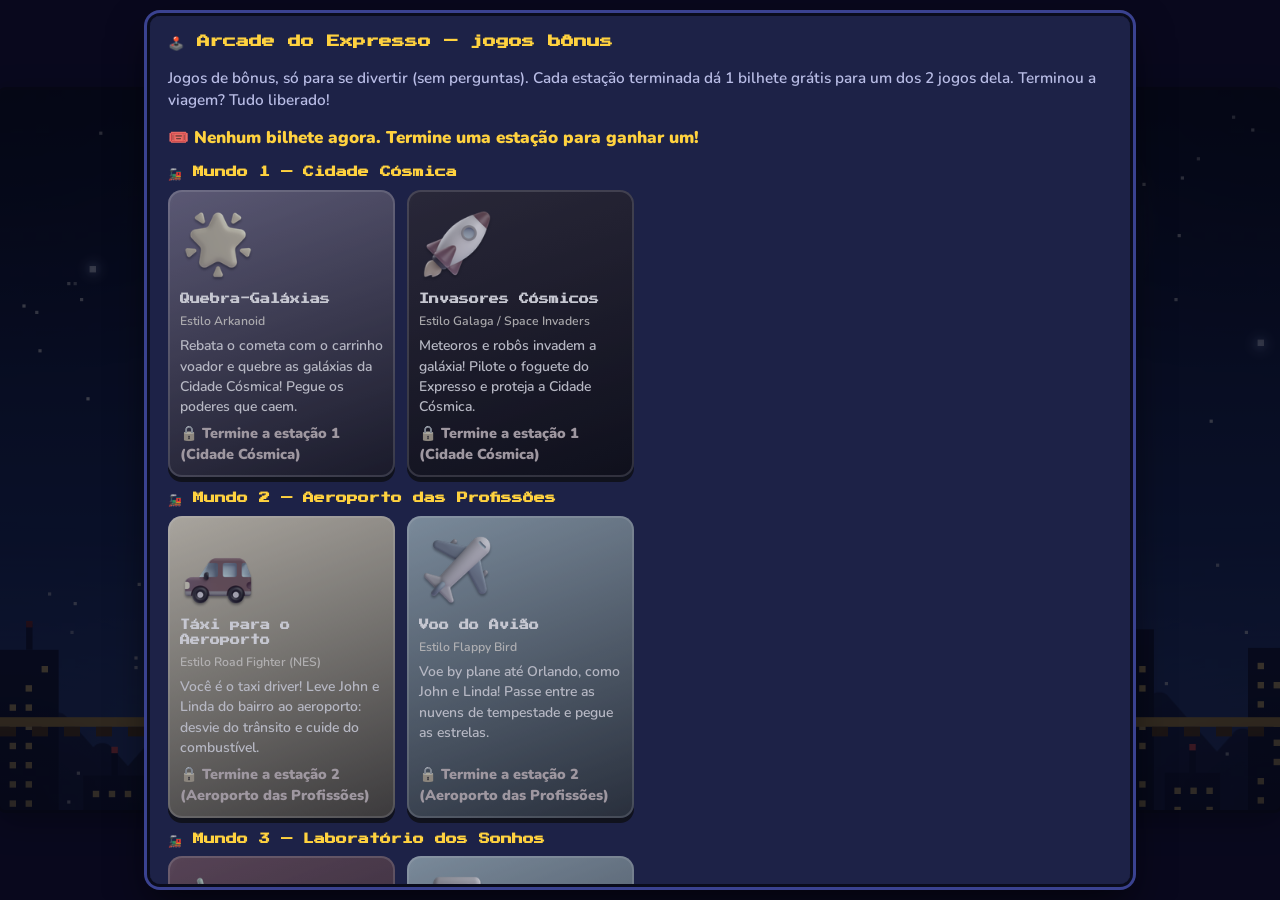
<file: src/modules/ingles/arcade.html>
<!DOCTYPE html>
<html lang="pt-BR">
<head>
  <meta charset="UTF-8">
  <meta name="viewport" content="width=device-width, initial-scale=1, maximum-scale=1, viewport-fit=cover">
  <meta name="theme-color" content="#231a5c">
  <meta name="description" content="Arcade do Expresso: 6 jogos bônus do módulo de Inglês, sem perguntas.">
  <title>Inglês — Arcade do Expresso</title>
  <!-- Esta página reaproveita (só leitura) a camada gráfica e as imagens de Geografia:
       a base aponta para a pasta de Geografia; os arquivos de Inglês usam ../ingles/. -->
  <base href="../geografia/">
  <link rel="icon" href="../ingles/assets/img/locomotiva.png">
  <link rel="stylesheet" href="../../assets/shared/fonts/fonts.css">
  <link rel="stylesheet" href="../../ui/ui.css">
  <link rel="stylesheet" href="geografia.css">
  <link rel="stylesheet" href="../../franchise/franchise.css">
  <link rel="stylesheet" href="gfx/gfx.css">
  <link rel="stylesheet" href="../ingles/arcade/arcade.css">
</head>
<body class="ing-arcade">
  <div id="stageWrap"><canvas id="game" aria-label="Tela do jogo bônus"></canvas></div>
  <div id="stageHud" class="hide"></div>
  <div id="touch" class="hide"></div>
  <div id="loading"><div class="pix">Abrindo o Arcade do Expresso…</div></div>
  <noscript><p style="padding:20px;font:18px sans-serif">Este jogo precisa de JavaScript ativado no navegador.</p></noscript>

  <script src="../../core/util.js"></script>
  <script src="../../core/storage.js"></script>
  <script src="../../core/input.js"></script>
  <script src="../../core/audio.js"></script>
  <script src="../../core/engine.js"></script>
  <script src="../../core/pixel.js"></script>
  <script src="../../ui/ui.js"></script>
  <script src="../../franchise/config.js"></script>
  <script src="../../franchise/sha256.js"></script>
  <script src="../../franchise/store.js"></script>
  <script src="../../franchise/parent-auth.js"></script>
  <script src="../../franchise/profile.js"></script>
  <!-- Save e modo de Inglês (a mesma chave do jogo: ecoNexus.ingles.v1; sandbox no teste dos pais) -->
  <script>window.ING = { data: {} };</script>
  <script src="../ingles/content/banco.js"></script>
  <script src="../ingles/content/atos.js"></script>
  <script src="../ingles/systems/save.js"></script>
  <!-- Camada gráfica de Geografia (só leitura) -->
  <script>window.GEO = { data: {} };</script>
  <script src="assets/ilustracoes/fluent3d.js"></script>
  <script src="gfx/gfx.js"></script>
  <!-- Arcade do Expresso -->
  <script src="../ingles/arcade/runtime.js"></script>
  <script src="../ingles/arcade/jogos.js"></script>
</body>
</html>
</file>
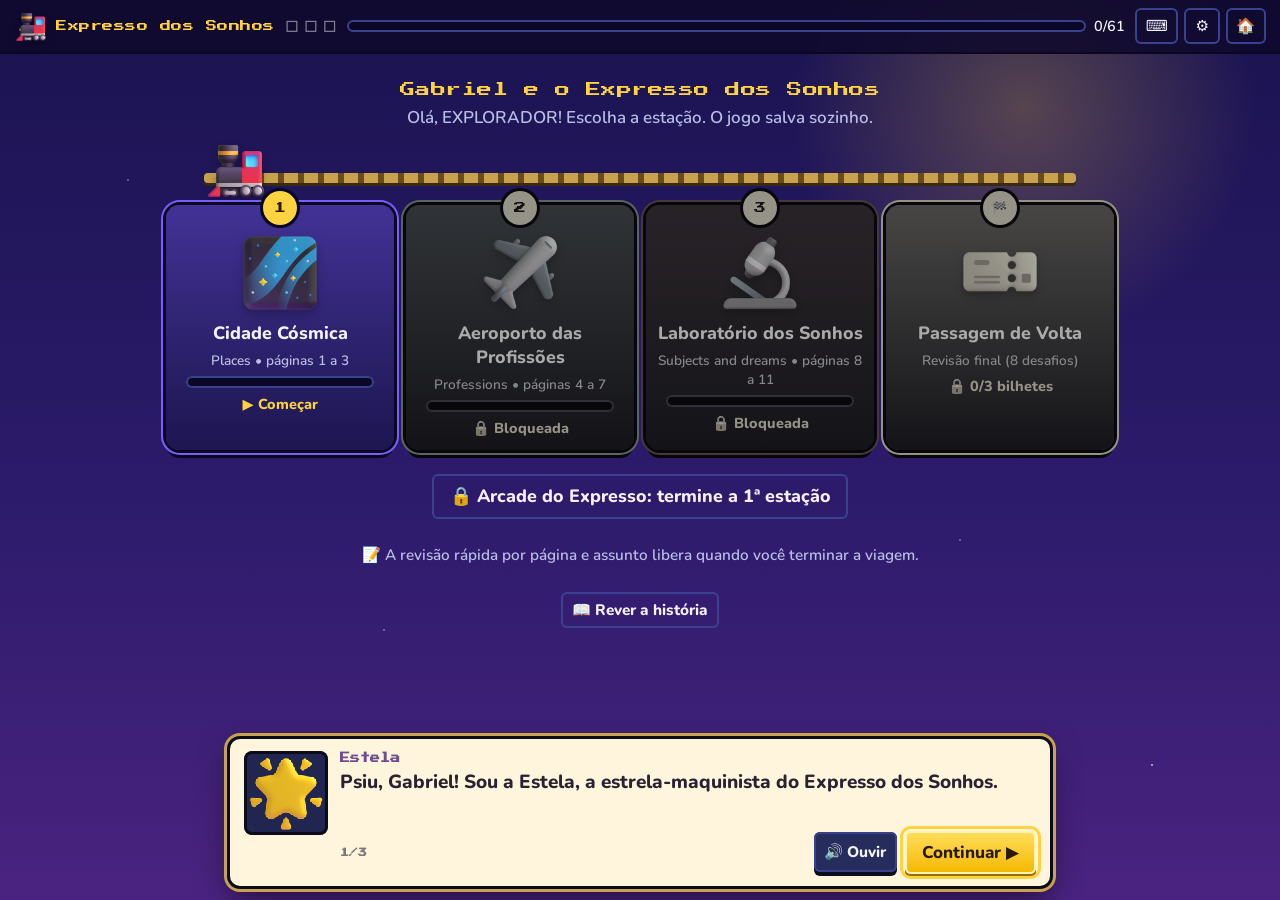
<file: src/modules/ingles/jogar.html>
<!DOCTYPE html>
<html lang="pt-BR">
<head>
  <meta charset="UTF-8">
  <meta name="viewport" content="width=device-width, initial-scale=1, viewport-fit=cover">
  <meta name="theme-color" content="#231a5c">
  <meta name="description" content="Inglês — Gabriel e o Expresso dos Sonhos: estudo curto para a prova do 4º ano, com respostas escritas.">
  <title>Inglês — Gabriel e o Expresso dos Sonhos</title>
  <link rel="icon" href="assets/img/locomotiva.png">
  <link rel="stylesheet" href="../../assets/shared/fonts/fonts.css">
  <link rel="stylesheet" href="../../ui/ui.css">
  <link rel="stylesheet" href="../../franchise/franchise.css">
  <link rel="stylesheet" href="ingles.css">
</head>
<body class="ing">
  <div class="sky" aria-hidden="true"></div>
  <header id="hud" class="hud"></header>
  <main id="app" class="scr" tabindex="-1" aria-live="polite"></main>
  <div id="osk" class="osk hide" aria-label="Teclado na tela"></div>
  <div id="loading"><div class="pix">Chamando o Expresso…</div></div>
  <noscript><p style="padding:20px;font:18px sans-serif">Este jogo precisa de JavaScript ativado no navegador.</p></noscript>

  <!-- Núcleo compartilhado da plataforma -->
  <script src="../../core/util.js"></script>
  <script src="../../core/storage.js"></script>
  <script src="../../core/input.js"></script>
  <script src="../../core/audio.js"></script>
  <script src="../../core/pixel.js"></script>
  <script src="../../ui/ui.js"></script>
  <!-- Registro de módulos (este módulo se registra) -->
  <script src="../registry.js"></script>
  <script>window.ING = { data: {} };</script>
  <script src="content/banco.js"></script>
  <script src="content/atos.js"></script>
  <script src="manifest.js"></script>
  <!-- Integração com o Gabriel Nexus (perfil global, ponte de pontuação, replay e modo de teste) -->
  <script src="../../franchise/config.js"></script>
  <script src="../../franchise/sha256.js"></script>
  <script src="../../franchise/store.js"></script>
  <script src="../../franchise/parent-auth.js"></script>
  <script src="../../franchise/profile.js"></script>
  <script src="../../franchise/modules.js"></script>
  <script src="../../franchise/bridge.js"></script>
  <script src="../../franchise/replay.js"></script>
  <!-- Módulo de Inglês -->
  <script src="systems/checker.js"></script>
  <script src="systems/save.js"></script>
  <script src="minigames.js"></script>
  <script src="main.js"></script>
</body>
</html>
</file>
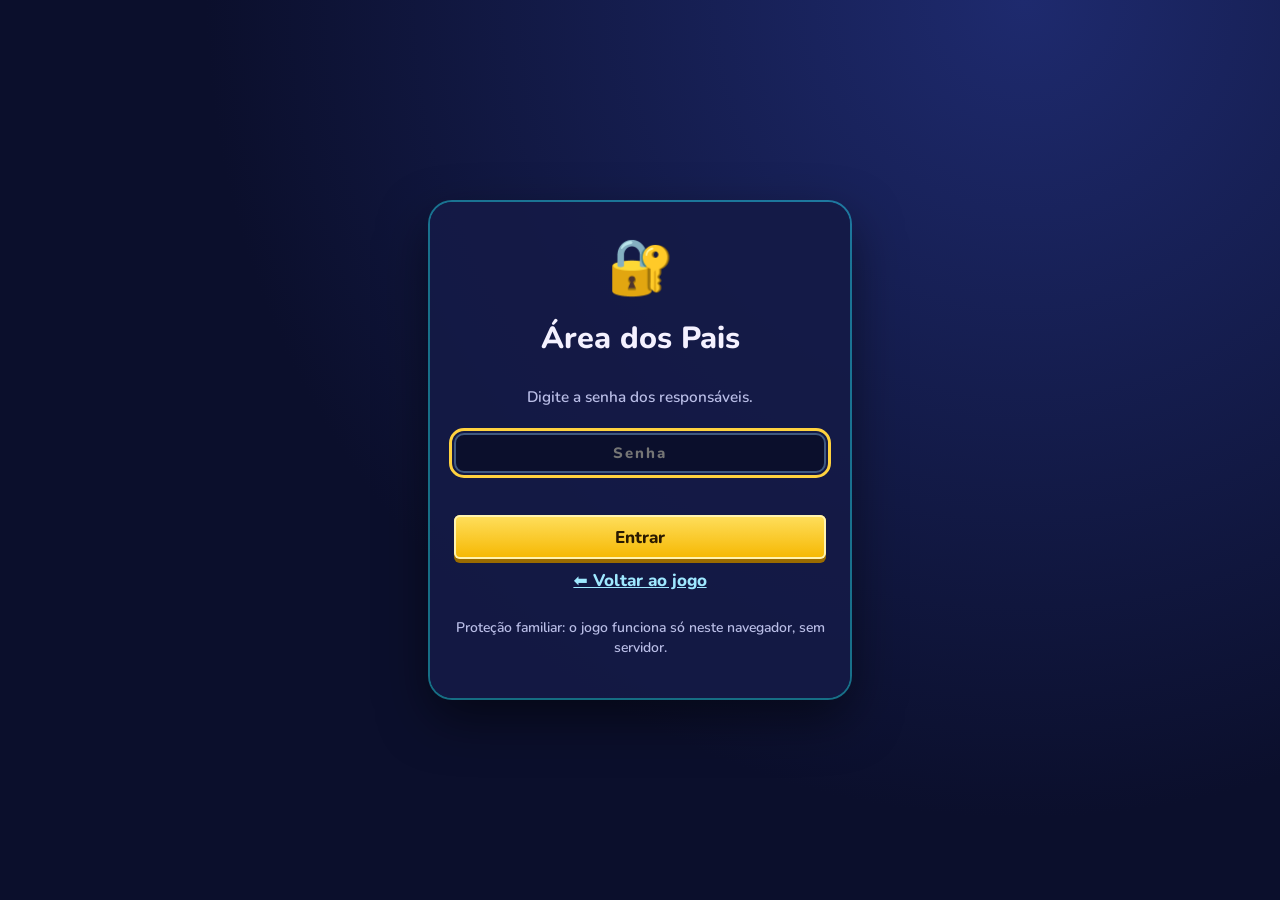
<file: src/modules/ingles/painel.html>
<!DOCTYPE html>
<html lang="pt-BR">
<head>
  <meta charset="UTF-8">
  <meta name="viewport" content="width=device-width, initial-scale=1, viewport-fit=cover">
  <meta name="robots" content="noindex">
  <title>Inglês — Painel do Responsável</title>
  <link rel="icon" href="assets/img/locomotiva.png">
  <link rel="stylesheet" href="../../assets/shared/fonts/fonts.css">
  <link rel="stylesheet" href="../../ui/ui.css">
  <link rel="stylesheet" href="../../franchise/franchise.css">
  <link rel="stylesheet" href="../../pais/pais.css">
  <style>
    body.pais { overflow: auto; }
    .ip-wrap { max-width: 1200px; margin: 0 auto; padding: 16px; }
    .ip-wrap h1 { font-size: 1.4em; }
    .ip-wrap select, .ip-wrap input[type=text] { font: inherit; padding: 6px 8px; border-radius: 8px; }
    .dt td { vertical-align: top; }
    .dt td.en { font-weight: 800; }
    .typed { font-size: .85em; color: var(--ink2); }
    .typed .ok { color: #7ff0a8; } .typed .no { color: #ff9b9b; }
    .tr-box { display: flex; flex-direction: column; gap: 8px; }
    .tr-out { padding: 8px 10px; border-radius: 8px; background: rgba(255,255,255,.08); }
  </style>
</head>
<body class="pais">
  <main class="ip-wrap" id="ip" aria-live="polite"><p>Carregando…</p></main>
  <script src="../../core/util.js"></script>
  <script src="../../core/storage.js"></script>
  <script src="../../core/input.js"></script>
  <script src="../../core/audio.js"></script>
  <script src="../../ui/ui.js"></script>
  <script src="../../franchise/config.js"></script>
  <script src="../../franchise/sha256.js"></script>
  <script src="../../franchise/store.js"></script>
  <script src="../../franchise/parent-auth.js"></script>
  <script>window.ING = { data: {} };</script>
  <script src="content/banco.js"></script>
  <script src="content/atos.js"></script>
  <script src="systems/checker.js"></script>
  <script src="painel.js"></script>
</body>
</html>
</file>
<file: css/style.css>
/* =====================================================================
   Missão EcoNexus — estilos
   Paleta: verde floresta, azul água, amarelo solar, roxo para desafios.
   Erros em laranja (não punitivo). Fontes grandes e botões fáceis.
   ===================================================================== */
:root {
  --forest: #2f8f46; --forest-d: #1f6b3a; --water: #2d9cdb; --water-d: #1f6fa3; --sun: #f2c94c; --sun-d: #c9a227;
  --purple: #7b5cff; --purple-d: #5a3fd1; --orange: #e67e22; --ink: #22283a; --ink2: #4a5068; --paper: #fffdf6; --paper2: #f3f7ee;
  --good: #2e9e5b; --radius: 16px; --shadow: 0 10px 30px rgba(10, 20, 40, .28);
  --fs: 18px;
}
* { box-sizing: border-box; }
html, body { margin: 0; height: 100%; overflow: hidden; background: #1b2030; color: var(--ink); font-family: "Nunito", "Segoe UI", system-ui, -apple-system, Roboto, Arial, sans-serif; font-size: var(--fs); -webkit-tap-highlight-color: transparent; }
body.big { --fs: 21px; }
#world { position: fixed; inset: 0; display: block; touch-action: none; }
button { font: inherit; color: inherit; }
button:focus-visible, [tabindex]:focus-visible { outline: 3px solid var(--sun); outline-offset: 2px; }

/* ---------------- botões ---------------- */
.btn { border: 0; border-radius: 12px; padding: 10px 16px; min-height: 46px; background: #e8edf2; color: var(--ink); font-weight: 800; cursor: pointer; box-shadow: 0 3px 0 rgba(0,0,0,.15); transition: transform .08s, filter .15s; font-size: 1rem; line-height: 1.15; }
.btn:hover { filter: brightness(1.05); }
.btn:active { transform: translateY(2px); box-shadow: none; }
.btn:disabled { opacity: .45; cursor: not-allowed; transform: none; }
.btn.pri { background: var(--forest); color: #fff; }
.btn.gold { background: var(--sun); color: #3a2e00; }
.btn.danger { background: #f6d2c4; color: #8a3a16; }
.btn.ghost { background: transparent; box-shadow: none; color: var(--ink2); border: 2px solid #d6dbe4; }
.btn.sm { min-height: 38px; padding: 6px 12px; font-size: .9rem; }
.btn.big { min-height: 56px; font-size: 1.05rem; }
body.no-tts .tts { display: none !important; }

/* ---------------- HUD ---------------- */
#hud { position: fixed; top: 8px; left: 8px; right: 8px; display: flex; flex-wrap: wrap; gap: 8px; align-items: flex-start; pointer-events: none; z-index: 10; }
#hud > * { pointer-events: auto; }
.hud-left { display: flex; align-items: center; gap: 8px; background: rgba(20,28,44,.78); color: #fff; padding: 6px 10px 6px 6px; border-radius: 14px; backdrop-filter: blur(4px); }
#hAvatar { width: 48px; height: 48px; border-radius: 12px; border: 3px solid #c58a4a; background: #e8f6ec; }
.hud-id { display: flex; flex-direction: column; min-width: 120px; }
.hud-id b { font-size: .95rem; }
.hud-id span { font-size: .75rem; opacity: .9; }
.xpbar { position: relative; height: 16px; background: rgba(255,255,255,.18); border-radius: 8px; overflow: hidden; margin-top: 3px; }
.xpbar i { position: absolute; inset: 0 auto 0 0; width: 0; background: linear-gradient(90deg, var(--sun), #ffe98a); transition: width .4s; }
.xpbar span { position: relative; display: block; font-size: .66rem; line-height: 16px; padding-left: 6px; font-weight: 800; color: #fff; text-shadow: 0 1px 2px rgba(0,0,0,.6); white-space: nowrap; }
.hud-leaves { font-size: .72rem; letter-spacing: 1px; }
.fb-lumi { width: 38px; height: 38px; border-radius: 50%; background: #e7f7ff; vertical-align: middle; margin-right: 6px; float: left; }
.coins { font-weight: 900; font-size: 1.05rem; padding: 0 6px; }
.mission { flex: 1 1 260px; min-width: 200px; max-width: 560px; text-align: left; border: 0; border-radius: 14px; padding: 8px 12px; background: rgba(255,253,246,.93); box-shadow: 0 4px 14px rgba(0,0,0,.2); cursor: pointer; display: flex; gap: 8px; align-items: center; font-size: .92rem; line-height: 1.2; }
.mission .lbl { background: var(--purple); color: #fff; border-radius: 8px; padding: 3px 8px; font-weight: 900; font-size: .78rem; white-space: nowrap; }
.frag-tracker { background: rgba(20,28,44,.78); color: #bff7de; border-radius: 12px; padding: 8px 10px; font-size: .8rem; font-weight: 800; }
.hud-btns { display: flex; gap: 6px; margin-left: auto; }
.hud-btns button { width: 46px; height: 46px; border-radius: 12px; border: 0; background: rgba(255,253,246,.93); font-size: 1.25rem; cursor: pointer; box-shadow: 0 3px 10px rgba(0,0,0,.2); }
.hud-btns button.on { background: var(--sun); }
#hud.min .mission, #hud.min .frag-tracker, #hud.min .hud-id, #hud.min .hud-btns button:not(#hMin):not(#hMenu) { display: none; }
body.modal-open #hud { opacity: .35; pointer-events: none; }
body.modal-open #hud > * { pointer-events: none; }
#saveBadge { position: fixed; right: 12px; bottom: 12px; background: rgba(20,28,44,.8); color: #fff; padding: 6px 12px; border-radius: 10px; font-size: .8rem; opacity: 0; pointer-events: none; z-index: 30; }
#saveBadge.show { animation: savefade 1.6s ease; }
@keyframes savefade { 0% { opacity: 0; } 15% { opacity: 1; } 75% { opacity: 1; } 100% { opacity: 0; } }

/* ---------------- toque ---------------- */
#touch { display: none; }
body.touch-on #touch { display: block; }
#joy { position: fixed; left: 22px; bottom: 26px; width: 132px; height: 132px; border-radius: 50%; background: rgba(255,255,255,.22); border: 3px solid rgba(255,255,255,.55); z-index: 9; touch-action: none; }
#joyKnob { position: absolute; left: 50%; top: 50%; width: 58px; height: 58px; margin: -29px 0 0 -29px; border-radius: 50%; background: rgba(255,255,255,.85); box-shadow: 0 3px 10px rgba(0,0,0,.3); }
#btnAct { position: fixed; right: 26px; bottom: 36px; width: 92px; height: 92px; border-radius: 50%; border: 0; background: var(--sun); font-size: 2.4rem; box-shadow: 0 5px 16px rgba(0,0,0,.35); z-index: 9; touch-action: none; }
body.modal-open #touch { display: none; }

/* ---------------- toasts ---------------- */
#toasts { position: fixed; left: 50%; top: 76px; transform: translateX(-50%); display: flex; flex-direction: column; gap: 6px; align-items: center; z-index: 80; pointer-events: none; width: min(92vw, 560px); }
.toast { background: rgba(20,28,44,.92); color: #fff; padding: 10px 16px; border-radius: 12px; font-weight: 800; font-size: .95rem; box-shadow: var(--shadow); animation: tin .25s ease; transition: opacity .5s, transform .5s; text-align: center; }
.toast.reward { background: linear-gradient(90deg, #1f6b3a, #2f8f46); }
.toast.level { background: linear-gradient(90deg, var(--purple-d), var(--purple)); }
.toast.out { opacity: 0; transform: translateY(-10px); }
@keyframes tin { from { opacity: 0; transform: translateY(-8px); } }

/* ---------------- modais ---------------- */
#layer { position: fixed; inset: 0; pointer-events: none; z-index: 70; }
.modal-wrap { position: fixed; inset: 0; background: rgba(12,18,30,.55); display: flex; align-items: center; justify-content: center; padding: 10px; pointer-events: auto; animation: fin .18s ease; }
@keyframes fin { from { opacity: 0; } }
.modal { background: var(--paper); border-radius: 20px; box-shadow: var(--shadow); width: min(100%, 760px); max-height: calc(100vh - 20px); max-height: calc(100dvh - 20px); display: flex; flex-direction: column; overflow: hidden; border: 4px solid #fff; }
.modal.wide { width: min(100%, 980px); }
.modal.small { width: min(100%, 520px); }
.m-head { display: flex; flex-wrap: wrap; align-items: center; gap: 8px; padding: 12px 16px; background: linear-gradient(90deg, var(--forest-d), var(--forest)); color: #fff; }
.modal.act .m-head { background: linear-gradient(90deg, var(--purple-d), var(--purple)); }
.modal.cards .m-head { background: linear-gradient(90deg, var(--water-d), var(--water)); }
.m-title { margin: 0; font-size: 1.12rem; flex: 1 1 140px; min-width: 0; line-height: 1.2; overflow-wrap: anywhere; }
.m-x { border: 0; background: rgba(255,255,255,.2); color: #fff; width: 40px; height: 40px; border-radius: 10px; cursor: pointer; font-size: 1.05rem; }
.m-head .tts { color: #fff; border-color: rgba(255,255,255,.5); min-height: 40px; }
.m-body { padding: 16px; overflow-y: auto; -webkit-overflow-scrolling: touch; flex: 1; }
.m-foot { display: flex; flex-wrap: wrap; gap: 8px; justify-content: flex-end; padding: 10px 16px; border-top: 2px solid #eef1e8; background: var(--paper2); }
.m-foot:empty { display: none; }
.prompt { font-size: 1.08rem; line-height: 1.45; margin: 4px 0 12px; font-weight: 700; }
.tip { color: var(--ink2); font-size: .88rem; margin: 6px 0; }
.hl { color: var(--forest-d); background: #e4f6e6; padding: 0 3px; border-radius: 4px; }
button.gl { border: 0; background: none; padding: 0; font-weight: 800; color: var(--water-d); text-decoration: underline dotted 2px; text-underline-offset: 3px; cursor: help; font-size: inherit; }
.lv { font-size: .72rem; font-weight: 900; padding: 4px 8px; border-radius: 8px; background: #fff; color: var(--ink); }
.lv-exp { background: #dff6e6; color: #1f6b3a; } .lv-con { background: #dcefff; color: #1f5e8f; } .lv-gua { background: #efe6ff; color: #5a3fd1; }
.leaves { display: inline-flex; gap: 2px; background: rgba(255,255,255,.18); padding: 3px 8px; border-radius: 10px; }
.leaf { font-size: 1.1rem; transition: filter .3s, opacity .3s; }
.leaf.off { filter: grayscale(1); opacity: .35; }

/* ---------------- diálogo ---------------- */
.dlg-wrap { position: fixed; inset: 0; display: flex; align-items: flex-end; justify-content: center; padding: 10px; pointer-events: auto; background: linear-gradient(transparent 55%, rgba(12,18,30,.35)); }
.dlg { display: flex; gap: 12px; background: var(--paper); border: 4px solid #fff; border-radius: 20px; box-shadow: var(--shadow); width: min(100%, 860px); padding: 12px; animation: dlgin .2s ease; }
@keyframes dlgin { from { transform: translateY(20px); opacity: 0; } }
.portrait { width: 96px; height: 96px; border-radius: 16px; border: 3px solid var(--forest); flex: 0 0 auto; background: #e7f7ff; }
.dlg-r { flex: 1; display: flex; flex-direction: column; min-width: 0; }
.dlg-name { font-weight: 900; color: var(--forest-d); font-size: .95rem; }
.dlg-text { font-size: 1.1rem; line-height: 1.45; margin: 4px 0 8px; min-height: 3em; }
.dlg-text.in { animation: tin .2s ease; }
.dlg-ctl { display: flex; gap: 6px; align-items: center; flex-wrap: wrap; }
.dlg-ctl .sp { flex: 1; }
.dlg-cnt { font-size: .8rem; color: var(--ink2); font-weight: 800; }
.dlg-cnt:after { content: ''; }
.dlg-opts { display: flex; flex-direction: column; gap: 6px; }
.dlg-opts .btn { text-align: left; }

/* ---------------- cartões de explicação ---------------- */
.card-top { display: flex; align-items: center; gap: 12px; }
.mini-lumi { width: 64px; height: 64px; border-radius: 50%; background: #e7f7ff; flex: 0 0 auto; }
.art { font-size: 2.6rem; letter-spacing: 4px; line-height: 1.2; }
.art.big { font-size: 3.4rem; text-align: center; }
.card-text { font-size: 1.14rem; line-height: 1.55; margin: 12px 0; }
.dots { display: flex; gap: 6px; justify-content: center; }
.dots span { width: 10px; height: 10px; border-radius: 50%; background: #d6dbe4; }
.dots span.on { background: var(--water); }
.guided { list-style: none; padding: 0; margin: 10px 0; display: flex; flex-direction: column; gap: 8px; }
.guided li { display: flex; gap: 10px; align-items: center; background: #eef7ff; border-radius: 12px; padding: 10px; font-size: 1.05rem; line-height: 1.4; }
.guided li.new { animation: tin .3s ease; border: 2px solid var(--water); }
.g-art { font-size: 1.8rem; }
.prep { display: grid; gap: 10px; }
.prep > div { background: #f5f9ff; border-radius: 12px; padding: 8px 12px; }
.prep h4 { margin: 2px 0 4px; }
.prep p, .prep ol { margin: 2px 0; line-height: 1.45; }

/* ---------------- atividades ---------------- */
.area { margin: 6px 0; }
.opts { display: flex; flex-direction: column; gap: 8px; }
.opt { display: flex; align-items: center; gap: 10px; text-align: left; border: 3px solid #dfe5ec; border-radius: 14px; background: #fff; padding: 10px 12px; min-height: 52px; cursor: pointer; font-size: 1.02rem; line-height: 1.35; }
.opt:hover { border-color: #b8c6d6; }
.opt.sel { border-color: var(--water); background: #eaf5ff; }
.opt.right, .right { border-color: var(--good) !important; background: #e5f7ec !important; }
.opt.wrong, .wrong { border-color: var(--orange) !important; background: #fff1e4 !important; }
.right-soft { border-color: #9fdcb5 !important; }
.opt.locked, .locked { opacity: .85; }
.opt-k { flex: 0 0 auto; width: 30px; height: 30px; border-radius: 50%; background: #eef1f6; display: flex; align-items: center; justify-content: center; font-weight: 900; }
.opt.chk .box { flex: 0 0 auto; width: 26px; height: 26px; border-radius: 7px; border: 3px solid #b8c6d6; }
.opt.chk.sel .box { background: var(--water); border-color: var(--water); box-shadow: inset 0 0 0 3px #fff; }
.ico { line-height: 1; display: inline-block; }
.ico-cv { display: inline-block; vertical-align: middle; }
.tfj-part h4 { margin: 10px 0 6px; font-size: 1.02rem; }
.open-in { width: 100%; font: inherit; font-size: 1.05rem; padding: 12px; border-radius: 12px; border: 3px solid #dfe5ec; resize: vertical; min-height: 110px; }
.open-in:focus { border-color: var(--water); outline: none; }
.fb { border-radius: 14px; padding: 10px 14px; margin: 10px 0; line-height: 1.45; animation: tin .25s ease; }
.fb p { margin: 4px 0; }
.fb-t { font-weight: 900; font-size: 1.08rem; }
.fb.good { background: #e5f7ec; border: 2px solid #9fdcb5; }
.fb.bad { background: #fff1e4; border: 2px solid #f5c08e; }
.fb.warn { background: #fff7d6; border: 2px solid #f0d77a; }
.fb.hint { background: #eaf5ff; border: 2px solid #a9d3f5; }
.fb.guide { background: #f1ecff; border: 2px solid #c9b8ff; }
.fb .recap { color: #5a4a2a; }
.fb .err { color: #8a4a16; }
.model { background: #f7f7ff; border-radius: 10px; padding: 6px 10px; }
.stars { color: #e8b400; letter-spacing: 2px; }
.card { display: inline-flex; align-items: center; gap: 8px; background: #fff; border: 3px solid #dfe5ec; border-radius: 12px; padding: 8px 12px; cursor: grab; user-select: none; touch-action: none; min-height: 48px; font-weight: 700; font-size: .98rem; line-height: 1.25; }
.card.sel { border-color: var(--water); background: #eaf5ff; box-shadow: 0 0 0 3px #bfe0ff; }
.card.in { cursor: pointer; }
.card.ghost { position: fixed; z-index: 100; pointer-events: none; transform: translate(-50%, -50%) rotate(-3deg); box-shadow: var(--shadow); opacity: .95; }
.pool { display: flex; flex-wrap: wrap; gap: 8px; padding: 10px; background: #f2f5f9; border-radius: 14px; min-height: 64px; margin: 8px 0; }
.order-slots { display: flex; flex-direction: column; gap: 8px; }
.order-slots.chain { flex-direction: row; flex-wrap: wrap; align-items: center; }
.order-slots.chain .slot { flex: 1 1 140px; }
.order-slots.pyramid { align-items: center; }
.order-slots .arrow { font-size: 1.8rem; font-weight: 900; color: var(--forest-d); }
.slot { display: flex; align-items: center; gap: 8px; min-height: 60px; border: 3px dashed #b8c6d6; border-radius: 14px; padding: 6px; background: #fbfcfe; cursor: pointer; }
.slot.full { border-style: solid; }
.slot.sel { border-color: var(--water); background: #eaf5ff; }
.slot-n { flex: 0 0 auto; min-width: 30px; height: 30px; border-radius: 10px; background: var(--forest); color: #fff; display: flex; align-items: center; justify-content: center; font-weight: 900; font-size: .85rem; padding: 0 6px; }
.slot-empty { color: #9aa5b1; font-size: .9rem; }
.slot .card { border: 0; padding: 0; background: none; }
.pyr-lbl { font-weight: 900; color: var(--ink2); font-size: .8rem; }
.bins { display: grid; gap: 8px; grid-template-columns: repeat(auto-fit, minmax(150px, 1fr)); }
.bin { border: 3px dashed #b8c6d6; border-radius: 14px; padding: 8px; min-height: 110px; background: #fbfcfe; display: flex; flex-direction: column; gap: 6px; cursor: pointer; }
.bin-h { display: flex; align-items: center; gap: 6px; font-weight: 900; font-size: .95rem; }
.bin .card { cursor: pointer; }
.graph { position: relative; width: 100%; aspect-ratio: 1000 / 620; background: linear-gradient(#f4fbf5, #e9f4ff); border-radius: 16px; border: 2px solid #dfe5ec; }
.graph.tall { aspect-ratio: 1000 / 800; }
.graph svg { position: absolute; inset: 0; width: 100%; height: 100%; }
.gnode { position: absolute; transform: translate(-50%, -50%); display: flex; flex-direction: column; align-items: center; gap: 2px; background: #fff; border: 3px solid #cfd8e3; border-radius: 14px; padding: 4px 8px; min-width: 64px; cursor: pointer; z-index: 2; font-size: .8rem; font-weight: 800; line-height: 1.1; text-align: center; max-width: 30%; }
.gnode.sel { border-color: var(--sun-d); background: #fff6d6; box-shadow: 0 0 0 4px rgba(242,201,76,.5); }
.gnode.right { border-color: var(--good); }
.gnode .gl-t { display: block; }
.shake { animation: shake .35s; }
@keyframes shake { 20%, 60% { transform: translate(-52%, -50%); } 40%, 80% { transform: translate(-48%, -50%); } }
.edge-list { display: flex; flex-wrap: wrap; gap: 6px; margin-top: 8px; }
.edge-chip { background: #eef1f6; border-radius: 10px; padding: 4px 8px; font-weight: 800; font-size: .88rem; display: inline-flex; align-items: center; gap: 4px; }
.edge-chip.locked { background: #e5f7ec; }
.x { border: 0; background: #fff; border-radius: 8px; width: 30px; height: 30px; cursor: pointer; }
.fill-text { font-size: 1.12rem; line-height: 2.3; }
.blank { border: 0; border-bottom: 3px solid var(--water); background: #eaf5ff; border-radius: 8px; padding: 4px 10px; min-width: 90px; font-weight: 900; cursor: pointer; margin: 0 2px; }
.blank.sel { background: #fff6d6; border-color: var(--sun-d); }
.blank.locked { background: #e5f7ec; border-color: var(--good); }
.bank { display: flex; flex-wrap: wrap; gap: 8px; }
.word { border: 3px solid #dfe5ec; background: #fff; border-radius: 12px; padding: 8px 14px; font-weight: 800; cursor: pointer; min-height: 46px; }
.scene { position: relative; width: 100%; aspect-ratio: 16 / 10; border-radius: 16px; background: linear-gradient(#bfe8ff 0 45%, #9fd88f 45%); border: 2px solid #dfe5ec; overflow: hidden; }
.hot { position: absolute; transform: translate(-50%, -50%); display: flex; flex-direction: column; align-items: center; border: 3px solid rgba(255,255,255,.9); background: rgba(255,255,255,.85); border-radius: 14px; padding: 4px 6px; cursor: pointer; font-size: .78rem; font-weight: 800; max-width: 24%; text-align: center; line-height: 1.1; }
.hot.sel { border-color: var(--water); background: #eaf5ff; box-shadow: 0 0 0 4px rgba(45,156,219,.35); }
.palette { display: flex; flex-wrap: wrap; gap: 8px; margin-bottom: 8px; }
.pal { display: inline-flex; align-items: center; gap: 6px; border: 3px solid #dfe5ec; background: #fff; border-radius: 12px; padding: 6px 10px; font-weight: 800; cursor: pointer; min-height: 46px; }
.pal.sel { border-color: var(--c); box-shadow: 0 0 0 3px var(--c); }
.pal .sw, .arrow-item .sw { width: 22px; height: 22px; border-radius: 6px; background: var(--c); border: 2px solid #fff; box-shadow: 0 0 0 1px #aab; flex: 0 0 auto; }
.arrow-list { display: grid; gap: 6px; grid-template-columns: repeat(auto-fit, minmax(240px, 1fr)); margin-top: 8px; }
.arrow-item { display: flex; align-items: center; gap: 8px; text-align: left; border: 3px solid #dfe5ec; background: #fff; border-radius: 12px; padding: 6px 10px; cursor: pointer; font-size: .9rem; min-height: 46px; }
.arrow-item b { background: #eef1f6; border-radius: 8px; padding: 2px 8px; }
.arrow-item span:nth-child(2) { flex: 1; }
.num-rows { display: flex; flex-direction: column; gap: 8px; }
.num-row { display: flex; align-items: center; justify-content: space-between; gap: 10px; border: 3px solid #dfe5ec; border-radius: 14px; padding: 8px 10px; background: #fff; flex-wrap: wrap; }
.num-lbl { display: flex; flex-direction: column; font-weight: 800; }
.num-ic { font-size: 1.4rem; letter-spacing: 2px; }
.num-ctl { display: flex; align-items: center; gap: 8px; }
.num-b { width: 50px; height: 50px; border-radius: 12px; border: 0; background: var(--water); color: #fff; font-size: 1.6rem; font-weight: 900; cursor: pointer; }
.num-b:disabled { background: #b8c6d6; }
.num-v { min-width: 40px; text-align: center; font-size: 1.5rem; font-weight: 900; }
.pyramid-pic { display: flex; flex-direction: column; align-items: center; gap: 4px; margin: 6px 0 12px; }
.pyr-row { display: flex; align-items: center; gap: 6px; background: linear-gradient(90deg, #eaf7e6, #fff7d6); border-radius: 10px; padding: 4px 8px; justify-content: center; flex-wrap: wrap; }
.pyr-n { font-weight: 900; font-size: .75rem; background: var(--forest); color: #fff; border-radius: 6px; padding: 0 6px; }
.pyr-ic { font-size: 1.35rem; letter-spacing: 1px; }
.org-grid { display: grid; grid-template-columns: repeat(auto-fill, minmax(118px, 1fr)); gap: 8px; }
.org { display: flex; flex-direction: column; align-items: center; gap: 2px; border: 3px solid #dfe5ec; background: #fff; border-radius: 14px; padding: 8px; cursor: pointer; font-weight: 800; font-size: .9rem; min-height: 72px; }
.org.big { min-width: 150px; font-size: 1.1rem; }
.chain-cur, .chain-saved { margin: 10px 0; background: #f2f5f9; border-radius: 12px; padding: 8px 12px; line-height: 1.6; }
.chain-row { display: flex; justify-content: space-between; align-items: center; gap: 6px; background: #fff; border: 3px solid #dfe5ec; border-radius: 10px; padding: 4px 8px; margin-top: 6px; }
.chain-ctl { display: flex; gap: 8px; flex-wrap: wrap; }
.bottle-vis { margin: 0 auto 10px; width: 150px; height: 170px; border: 5px solid #9fc6da; border-radius: 40px 40px 26px 26px; background: linear-gradient(transparent 60%, #8b6a45 60%); position: relative; }
.bottle-vis:before { content: ''; position: absolute; top: -18px; left: 50%; width: 46px; height: 18px; margin-left: -23px; background: #8a6a4a; border-radius: 6px 6px 0 0; }
.bottle-in { position: absolute; inset: 20px 10px 10px; display: flex; flex-wrap: wrap; align-content: flex-end; justify-content: center; gap: 2px; }
.pop-bars { display: flex; flex-direction: column; gap: 8px; margin: 8px 0; }
.pop { display: grid; grid-template-columns: 40px 130px 1fr 40px; align-items: center; gap: 8px; background: #fff; border-radius: 12px; padding: 6px 10px; border: 2px solid #eef1f6; }
.pop.ctl { border-color: var(--water); }
.pop-t { font-weight: 800; }
.pop-bar { height: 16px; background: #eef1f6; border-radius: 8px; overflow: hidden; }
.pop-bar i { display: block; height: 100%; background: linear-gradient(90deg, var(--forest), #9ad06a); transition: width .35s; }
.sim-ctl { display: flex; gap: 10px; flex-wrap: wrap; justify-content: center; margin: 10px 0; }
.sim-note { font-weight: 800; color: var(--forest-d); min-height: 1.4em; }
.obs-card { text-align: center; background: #eef7ff; border-radius: 16px; padding: 14px; margin-bottom: 10px; }
.obs-card .art { font-size: 3.4rem; }
.lake-vis { height: 120px; border-radius: 60px / 40px; display: flex; align-items: center; justify-content: center; font-size: 1.8rem; transition: background .4s; border: 4px solid #6fbf62; }
.lake-info { display: grid; grid-template-columns: repeat(auto-fit, minmax(130px, 1fr)); gap: 6px; margin: 8px 0; font-size: .95rem; }

/* ---------------- menus e painéis ---------------- */
.menu-grid { display: grid; grid-template-columns: repeat(auto-fit, minmax(230px, 1fr)); gap: 10px; }
.locked-note { background: #f2f5f9; border-radius: 12px; padding: 12px; font-size: .9rem; color: var(--ink2); }
.set-row { display: flex; justify-content: space-between; align-items: center; gap: 10px; padding: 8px 0; border-bottom: 1px solid #eef1e8; }
.bar { height: 14px; background: #e6ebf0; border-radius: 8px; overflow: hidden; margin: 6px 0; }
.bar i { display: block; height: 100%; background: var(--forest); transition: width .4s; }
.prog-total { margin-bottom: 10px; }
.prog-row { display: grid; grid-template-columns: 16px 1fr; gap: 2px 8px; align-items: center; padding: 8px 0; border-bottom: 1px solid #eef1e8; }
.prog-row .tip, .prog-row .bar { grid-column: 2; }
.dot { width: 14px; height: 14px; border-radius: 50%; display: inline-block; }
.obj-box { background: #f1ecff; border-radius: 12px; padding: 10px 12px; margin-bottom: 10px; line-height: 1.4; }
.steps { padding-left: 4px; list-style: none; }
.steps li { padding: 4px 0; }
.steps li.locked { color: #9aa5b1; }
.side-row { padding: 6px 0; border-bottom: 1px solid #eef1e8; line-height: 1.35; }
.side-row.done { color: #7a8494; }
.region-grid { display: grid; grid-template-columns: repeat(auto-fit, minmax(220px, 1fr)); gap: 10px; }
.region-card { border: 4px solid var(--c); border-radius: 16px; padding: 10px; background: #fff; display: flex; flex-direction: column; gap: 4px; }
.region-card.locked { filter: grayscale(.8); opacity: .7; }
.region-card.done { background: linear-gradient(#fff, #f3fff5); }
.region-card .bar i { background: var(--c); }
.rc-h { display: flex; align-items: center; gap: 8px; }
.rc-n { width: 32px; height: 32px; border-radius: 50%; background: var(--c); color: #fff; display: flex; align-items: center; justify-content: center; font-weight: 900; }
.tabs { display: flex; gap: 6px; flex-wrap: wrap; margin-bottom: 10px; }
.tab { border: 0; background: #eef1f6; border-radius: 12px; padding: 8px 12px; font-weight: 800; cursor: pointer; min-height: 44px; font-size: .92rem; }
.tab.on { background: var(--forest); color: #fff; }
.shop-top { display: flex; flex-wrap: wrap; gap: 8px; align-items: center; justify-content: space-between; margin-bottom: 8px; }
.coins-big { font-size: 1.3rem; font-weight: 900; background: #fff6d6; padding: 6px 12px; border-radius: 12px; }
.item-grid { display: grid; grid-template-columns: repeat(auto-fill, minmax(190px, 1fr)); gap: 10px; }
.item-card { display: flex; flex-direction: column; align-items: flex-start; gap: 4px; text-align: left; border: 3px solid var(--rc); border-radius: 16px; padding: 10px; background: #fff; cursor: pointer; min-height: 150px; }
.item-card.owned, .item-card.equipped { background: #f3fff5; }
.item-card.locked { filter: grayscale(.6); }
.item-card .fx { font-size: .8rem; color: var(--ink2); line-height: 1.3; }
.it-ic { font-size: 2rem; }
.rar { color: #fff; border-radius: 8px; padding: 2px 8px; font-size: .72rem; font-weight: 900; }
.price { font-weight: 900; }
.rar-filter { display: flex; flex-wrap: wrap; gap: 6px; align-items: center; margin-bottom: 8px; }
.det { display: flex; gap: 12px; align-items: center; flex-wrap: wrap; margin-bottom: 8px; }
.preview { width: 150px; height: 166px; background: #fff; border-radius: 16px; border: 2px solid #eef1e8; }
.cmp { background: #f2f5f9; border-radius: 12px; padding: 8px 12px; margin: 8px 0; }
.cmp p { margin: 4px 0; font-size: .92rem; }
.price-line { font-weight: 800; }
.search { width: 100%; font: inherit; padding: 10px 12px; border-radius: 12px; border: 3px solid #dfe5ec; margin-bottom: 10px; }
.nb-list { display: grid; grid-template-columns: repeat(auto-fill, minmax(200px, 1fr)); gap: 8px; }
.notebook .nb-list:has(.gl-row), .notebook .nb-list:has(.q-row) { grid-template-columns: 1fr; }
.ficha { display: flex; flex-direction: column; align-items: flex-start; gap: 4px; text-align: left; border: 3px solid #dfe5ec; border-radius: 14px; padding: 10px; background: #fff; cursor: pointer; min-height: 100px; }
.ficha.locked { background: #f2f5f9; cursor: default; }
.f-art { font-size: 1.6rem; }
.gl-row { background: #fff; border: 2px solid #eef1f6; border-radius: 12px; padding: 8px 12px; line-height: 1.45; }
.gl-row.locked { color: #9aa5b1; }
.q-row { background: #fff; border: 2px solid #eef1f6; border-radius: 12px; padding: 8px 12px; }
.q-row summary { font-weight: 800; cursor: pointer; }
.mini-q { display: flex; flex-direction: column; gap: 6px; background: #eef7ff; border-radius: 12px; padding: 10px; margin-top: 8px; }
.err { color: #8a4a16; }
.trophy-row { display: flex; gap: 10px; font-size: 2rem; flex-wrap: wrap; }
.crystal { filter: grayscale(1) opacity(.4); text-shadow: 0 0 10px var(--c); }
.crystal.on { filter: drop-shadow(0 0 8px var(--c)); }
.crystal.pop { animation: pop .5s ease; }
@keyframes pop { 0% { transform: scale(.2); } 70% { transform: scale(1.3); } 100% { transform: scale(1); } }
.medal-grid { display: grid; grid-template-columns: repeat(auto-fill, minmax(150px, 1fr)); gap: 8px; }
.medal { display: flex; flex-direction: column; align-items: center; gap: 4px; background: #f2f5f9; border-radius: 14px; padding: 10px; text-align: center; font-size: .85rem; }
.medal span { font-size: 2rem; }
.medal.on { background: #fff6d6; }
.plant-pal { display: flex; flex-wrap: wrap; gap: 6px; margin-bottom: 10px; }
.garden-grid { display: grid; grid-template-columns: repeat(3, 1fr); gap: 8px; max-width: 420px; }
.plot-cell { aspect-ratio: 1; border: 4px solid #8b5a2b; background: #6b4a2b; border-radius: 16px; font-size: 2.4rem; cursor: pointer; color: #fff; }
.num-in, .name-in { width: 100%; font: inherit; font-size: 1.4rem; padding: 12px; border-radius: 12px; border: 3px solid #dfe5ec; text-align: center; }
.stats { display: grid; grid-template-columns: repeat(auto-fit, minmax(150px, 1fr)); gap: 8px; }
.stat { background: #f2f5f9; border-radius: 12px; padding: 10px; display: flex; flex-direction: column; }
.stat b { font-size: 1.5rem; }
.stat span { font-size: .8rem; color: var(--ink2); }
.tbl { width: 100%; border-collapse: collapse; font-size: .88rem; margin: 6px 0; display: block; overflow-x: auto; }
.tbl th, .tbl td { border-bottom: 1px solid #e6ebf0; padding: 6px; text-align: left; }
.tbl th { background: #f2f5f9; }
.parent details summary { cursor: pointer; font-weight: 800; margin: 8px 0; }
.reward-top { display: flex; gap: 14px; align-items: center; }
.big-crystal { font-size: 4rem; filter: drop-shadow(0 0 16px var(--c)); animation: pop .6s ease; }
.chest-box { background: #fff6d6; border-radius: 12px; padding: 10px 12px; margin: 8px 0; }
.cert-card { text-align: center; border: 6px double var(--sun-d); border-radius: 20px; padding: 18px; background: radial-gradient(#fffef6, #fff6d6); }
.cert-card h2 { margin: 6px 0; font-size: 1.8rem; color: var(--forest-d); }
.cert-name { font-size: 1.5rem; font-weight: 900; }
.cert-crystals { display: flex; justify-content: center; gap: 10px; font-size: 2.2rem; }
.cert-topics { list-style: none; padding: 0; display: flex; flex-wrap: wrap; justify-content: center; gap: 6px 14px; }
.chain-game { display: flex; flex-wrap: wrap; gap: 10px; align-items: center; justify-content: center; }
.slot-line { flex-basis: 100%; display: flex; justify-content: center; align-items: center; gap: 10px; }
.slot-line .slot { min-height: 40px; border-style: solid; cursor: default; padding: 6px 14px; }
.tower { display: flex; flex-direction: column; align-items: center; gap: 4px; margin: 8px 0; }
.floor { min-height: 48px; border: 3px dashed #b8c6d6; border-radius: 10px; display: flex; align-items: center; justify-content: center; gap: 6px; font-weight: 800; background: #fbfcfe; }
.floor.on { border-style: solid; border-color: var(--sun-d); background: #fff6d6; }

/* ---------------- minijogos ---------------- */
.mg .m-body { display: flex; flex-direction: column; align-items: center; }
.mg-cv { width: 100%; max-width: 640px; aspect-ratio: 16 / 10; border-radius: 16px; background: #000; touch-action: none; }
.mg-status { font-weight: 900; margin-bottom: 8px; text-align: center; }
.mg-pad { display: flex; gap: 8px; margin-top: 8px; flex-wrap: wrap; justify-content: center; }
.mg-pad .btn { min-width: 64px; touch-action: none; }
.mg-end { text-align: center; }

/* ---------------- tela inicial ---------------- */
#title { position: fixed; inset: 0; z-index: 50; display: flex; align-items: center; justify-content: center; background: radial-gradient(circle at 30% 20%, #3fae5b, #1f6b3a 45%, #13402a); padding: 14px; overflow: auto; }
#title.hide { display: none; }
.title-bg span { position: absolute; font-size: 3rem; opacity: .22; animation: float 7s ease-in-out infinite; }
.title-bg span:nth-child(1) { left: 6%; top: 12%; } .title-bg span:nth-child(2) { left: 82%; top: 18%; animation-delay: -2s; }
.title-bg span:nth-child(3) { left: 14%; top: 70%; animation-delay: -4s; } .title-bg span:nth-child(4) { left: 76%; top: 72%; animation-delay: -1s; }
.title-bg span:nth-child(5) { left: 44%; top: 6%; animation-delay: -3s; } .title-bg span:nth-child(6) { left: 90%; top: 46%; animation-delay: -5s; }
.title-bg span:nth-child(7) { left: 3%; top: 42%; animation-delay: -6s; } .title-bg span:nth-child(8) { left: 52%; top: 86%; animation-delay: -2.5s; }
@keyframes float { 50% { transform: translateY(-16px) rotate(6deg); } }
.title-card { position: relative; background: rgba(255,253,246,.96); border-radius: 26px; padding: 22px 22px 16px; width: min(100%, 460px); text-align: center; box-shadow: var(--shadow); border: 5px solid #fff; }
.logo { font-size: 3.4rem; animation: float 3s ease-in-out infinite; }
.title-card h1 { margin: 2px 0; font-size: 2rem; color: var(--forest-d); }
.title-card h2 { margin: 0; font-size: 1.2rem; color: var(--purple-d); }
.tag { color: var(--ink2); margin: 6px 0 14px; }
#titleBtns { display: flex; flex-direction: column; gap: 8px; }
.tiny { font-size: .75rem; color: var(--ink2); margin-top: 12px; }

/* ---------------- responsivo ---------------- */
@media (max-width: 720px) {
  :root { --fs: 17px; }
  .hud-left { padding: 4px 8px 4px 4px; }
  #hAvatar { width: 40px; height: 40px; }
  .hud-id { min-width: 90px; }
  .mission { order: 5; flex-basis: 100%; max-width: none; font-size: .85rem; padding: 6px 10px; }
  .hud-btns { order: 2; flex-wrap: wrap; justify-content: flex-end; }
  .hud-btns button { width: 40px; height: 40px; font-size: 1.05rem; }
  #hFull { display: none; }
  .dlg { flex-direction: column; gap: 6px; padding: 10px; }
  .dlg-l { display: flex; align-items: center; gap: 8px; }
  .portrait { width: 64px; height: 64px; }
  .dlg-text { font-size: 1.02rem; }
  .m-body { padding: 12px; }
  .card-text { font-size: 1.05rem; }
  .pop { grid-template-columns: 34px 1fr 36px; }
  .pop .pop-bar { grid-column: 1 / -1; }
  .gnode { font-size: .66rem; min-width: 52px; padding: 3px 4px; }
  .hot { font-size: .66rem; }
  .art { font-size: 2.1rem; }
}
@media (max-height: 520px) {
  .modal { max-height: calc(100vh - 8px); }
  .dlg-text { min-height: 0; }
  .portrait { width: 64px; height: 64px; }
}
@media (prefers-reduced-motion: reduce) {
  *, *:before, *:after { animation-duration: .01ms !important; transition-duration: .01ms !important; }
}
</file>
<file: src/assets/shared/fonts/fonts.css>
/* Fontes embutidas (funcionam abrindo o arquivo direto, sem servidor). Press Start 2P e Nunito: SIL Open Font License 1.1 (ver OFL-*.txt). */
@font-face{font-family:'Press Start 2P';src:url([data-uri]) format('woff2');font-display:block}
@font-face{font-family:'Nunito';font-weight:600;src:url([data-uri]) format('woff2');font-display:block}
@font-face{font-family:'Nunito';font-weight:800;src:url([data-uri]) format('woff2');font-display:block}
@font-face{font-family:'Nunito';font-weight:900;src:url([data-uri]) format('woff2');font-display:block}
</file>
<file: src/ui/ui.css>
/* =====================================================================
   src/ui/ui.css — visual da plataforma v2 (lançador + módulos novos).
   Estilo "retrô moderno": painéis com borda em degraus de pixel,
   títulos em Press Start 2P e textos longos em Nunito (legível).
   Não é usado pelo módulo de Ciências (index.html / css/style.css).
   ===================================================================== */
:root {
  --bg: #0f1226; --bg2: #171b38; --panel: #1d2247; --panel2: #262c5c; --line: #3a4290;
  --ink: #f4f1ff; --ink2: #b9bde6; --gold: #ffd23f; --ok: #3ddc84; --bad: #ff6b6b; --info: #3ec1ff; --pink: #ff5d8f; --violet: #b07bff;
  --paper: #fff5dc; --paperInk: #2a2233;
  --fs: 1; --pix: 'Press Start 2P', monospace; --txt: 'Nunito', 'Segoe UI', system-ui, sans-serif;
  --r: 6px;
}
body.hc { --bg: #000; --bg2: #000; --panel: #000; --panel2: #111; --line: #fff; --ink: #fff; --ink2: #fff; --gold: #ffe600; --ok: #00ff6a; --bad: #ff4040; --info: #00e5ff; --paper: #fff; --paperInk: #000; }
* { box-sizing: border-box; }
html, body { margin: 0; height: 100%; }
body { background: var(--bg); color: var(--ink); font-family: var(--txt); font-weight: 600; font-size: calc(17px * var(--fs)); line-height: 1.45; overflow: hidden; -webkit-tap-highlight-color: transparent; }
button { font-family: inherit; font-size: inherit; color: inherit; cursor: pointer; }
.pix { font-family: var(--pix); letter-spacing: .5px; font-weight: 400; }
.hide { display: none !important; }
.sr { position: absolute; width: 1px; height: 1px; overflow: hidden; clip: rect(0 0 0 0); }
:focus-visible { outline: 3px solid var(--gold); outline-offset: 2px; }

/* ---------------------------------------------------------------- botões */
.btn { border: 0; border-radius: var(--r); padding: .6em 1em; background: var(--panel2); color: var(--ink); font-weight: 800; box-shadow: 0 4px 0 #0a0c1c, inset 0 0 0 2px var(--line); transition: transform .06s; min-height: 44px; }
.btn:hover { filter: brightness(1.15); }
.btn:active { transform: translateY(3px); box-shadow: 0 1px 0 #0a0c1c, inset 0 0 0 2px var(--line); }
.btn.pri { background: linear-gradient(#ffdf5e, #f5b700); color: #2a1a00; box-shadow: 0 4px 0 #9a6b00, inset 0 0 0 2px #fff3b0; }
.btn.go { background: linear-gradient(#5cf09a, #1fbf64); color: #062a14; box-shadow: 0 4px 0 #0c7a3b, inset 0 0 0 2px #b9ffd6; }
.btn.info { background: linear-gradient(#6fd6ff, #1f9fe0); color: #04263a; box-shadow: 0 4px 0 #0b5f8a; }
.btn.ghost { background: transparent; box-shadow: inset 0 0 0 2px var(--line); }
.btn.small { padding: .35em .7em; min-height: 36px; font-size: .9em; }
.btn[disabled] { opacity: .45; cursor: not-allowed; }
.icon-btn { width: 44px; height: 44px; border: 0; border-radius: 8px; background: var(--panel2); box-shadow: inset 0 0 0 2px var(--line); font-size: 20px; display: inline-grid; place-items: center; }

/* ---------------------------------------------------------------- painéis / modais */
#ui-layer { position: fixed; inset: 0; z-index: 60; pointer-events: none; }
.modal-wrap { position: fixed; inset: 0; z-index: 5; display: grid; place-items: center; padding: 12px; background: rgba(5, 6, 18, .72); pointer-events: auto; animation: fadeIn .15s; }
.modal { width: min(760px, 100%); max-height: calc(100% - 8px); overflow: auto; background: var(--panel); border-radius: 10px; box-shadow: 0 0 0 3px #0a0c1c, 0 0 0 6px var(--line), 0 18px 40px rgba(0,0,0,.6); padding: 16px 18px 18px; position: relative; animation: popIn .18s; }
.modal.wide { width: min(980px, 100%); }
.modal.small { width: min(460px, 100%); }
.m-head { display: flex; align-items: center; gap: 10px; margin-bottom: 10px; flex-wrap: wrap; }
.m-title { font-family: var(--pix); font-size: calc(13px * var(--fs)); line-height: 1.5; color: var(--gold); flex: 1 1 200px; min-width: 0; margin: 0; }
.m-close { position: absolute; top: 8px; right: 8px; }
.m-actions { display: flex; flex-wrap: wrap; gap: 10px; justify-content: flex-end; margin-top: 14px; }
.chip { display: inline-flex; align-items: center; gap: 4px; border-radius: 99px; padding: 2px 10px; background: var(--panel2); box-shadow: inset 0 0 0 2px var(--line); font-size: .78em; font-weight: 800; }
.chip.geo { background: #1f6f5a; } .chip.id { font-family: var(--pix); font-size: .62em; letter-spacing: 0; }
@keyframes fadeIn { from { opacity: 0 } } @keyframes popIn { from { transform: scale(.94); opacity: 0 } }
body.rm .modal, body.rm .modal-wrap, body.rm .toast { animation: none !important; }

/* ---------------------------------------------------------------- diálogo */
.dlg { position: fixed; z-index: 4; left: 50%; bottom: 14px; transform: translateX(-50%); width: min(820px, calc(100% - 20px)); display: flex; gap: 12px; align-items: flex-start; background: var(--paper); color: var(--paperInk); border-radius: 10px; padding: 12px 14px; box-shadow: 0 0 0 3px #0a0c1c, 0 0 0 6px #c9a24d, 0 14px 30px rgba(0,0,0,.5); pointer-events: auto; animation: popIn .15s; }
.dlg .portrait { width: 84px; height: 84px; flex: 0 0 84px; image-rendering: pixelated; background: #20264f; border-radius: 8px; box-shadow: inset 0 0 0 3px #0a0c1c; }
.dlg .who { font-family: var(--pix); font-size: calc(10px * var(--fs)); color: #6d4c8f; margin-bottom: 4px; }
.dlg .txt { font-size: calc(19px * var(--fs)); font-weight: 800; line-height: 1.4; min-height: 2.8em; }
.dlg .row { display: flex; gap: 8px; margin-top: 8px; flex-wrap: wrap; align-items: center; }
.dlg .cnt { font-family: var(--pix); font-size: 9px; opacity: .6; margin-right: auto; }
.dlg .btn { min-height: 40px; }

/* ---------------------------------------------------------------- toasts */
#toasts { position: fixed; top: 64px; left: 50%; transform: translateX(-50%); z-index: 80; display: flex; flex-direction: column; gap: 6px; align-items: center; pointer-events: none; }
.toast { background: var(--panel2); box-shadow: 0 0 0 2px #0a0c1c, 0 0 0 4px var(--line); border-radius: 8px; padding: 6px 14px; font-weight: 800; animation: popIn .15s; max-width: 90vw; text-align: center; }
.toast.ok { box-shadow: 0 0 0 2px #0a0c1c, 0 0 0 4px var(--ok); } .toast.gold { box-shadow: 0 0 0 2px #0a0c1c, 0 0 0 4px var(--gold); }

/* ---------------------------------------------------------------- formulários / configurações */
.set-row { display: flex; justify-content: space-between; align-items: center; gap: 12px; padding: 8px 0; border-bottom: 1px dashed var(--line); flex-wrap: wrap; }
.set-row label { flex: 1 1 180px; }
.seg { display: inline-flex; gap: 4px; flex-wrap: wrap; }
.seg button { border: 0; border-radius: 6px; padding: 6px 10px; background: var(--panel2); box-shadow: inset 0 0 0 2px var(--line); font-weight: 800; min-height: 38px; }
.seg button.on { background: var(--gold); color: #2a1a00; }
input[type=range] { width: 160px; accent-color: var(--gold); }
input[type=text], input[type=number], textarea { font: inherit; color: #1b1b2a; background: #fff; border: 3px solid #0a0c1c; border-radius: 8px; padding: 8px 10px; width: 100%; }
textarea { min-height: 90px; resize: vertical; }
.keybind { font-family: var(--pix); font-size: 10px; }
.tip { color: var(--ink2); font-size: .9em; }
h3 { font-family: var(--pix); font-size: calc(11px * var(--fs)); color: var(--info); margin: 14px 0 8px; line-height: 1.5; }
.tbl { width: 100%; border-collapse: collapse; font-size: .92em; display: block; overflow-x: auto; }
.tbl th, .tbl td { padding: 6px 8px; border-bottom: 1px solid var(--line); text-align: left; white-space: nowrap; }
.bar { height: 12px; background: #0a0c1c; border-radius: 6px; overflow: hidden; box-shadow: inset 0 0 0 2px var(--line); }
.bar > i { display: block; height: 100%; background: linear-gradient(90deg, var(--ok), #b6ff5c); }

/* ---------------------------------------------------------------- controles de toque */
#touch { position: fixed; left: 0; right: 0; bottom: 0; height: 0; z-index: 40; pointer-events: none; }
#touch.show { display: block; }
.tpad { position: fixed; left: 14px; bottom: 14px; width: 150px; height: 150px; pointer-events: auto; }
.tbtn { position: absolute; border: 0; border-radius: 12px; background: rgba(30, 36, 80, .72); color: #fff; font-size: 20px; font-weight: 900; box-shadow: inset 0 0 0 3px rgba(255,255,255,.35); touch-action: none; user-select: none; -webkit-user-select: none; }
.tbtn.on { background: rgba(255, 210, 63, .85); color: #2a1a00; }
.tpad .tbtn { width: 50px; height: 50px; }
.tpad .up { left: 50px; top: 0; } .tpad .down { left: 50px; bottom: 0; } .tpad .left { left: 0; top: 50px; } .tpad .right { right: 0; top: 50px; }
.tbtns { position: fixed; right: 14px; bottom: 18px; width: 150px; height: 120px; pointer-events: auto; }
.tbtns .tbtn { width: 66px; height: 66px; border-radius: 50%; font-family: var(--pix); font-size: 16px; }
.tbtns .a { right: 0; top: 0; background: rgba(61, 220, 132, .75); } .tbtns .b { left: 0; bottom: 0; background: rgba(62, 193, 255, .75); }
</file>
<file: src/franchise/franchise.css>
/* src/franchise/franchise.css — peças visuais compartilhadas da franquia
   (faixa do modo de teste, selos de raridade, moeda Nexus). */
#ggTestBanner { position: fixed; z-index: 9999; left: 0; right: 0; top: 0; display: flex; flex-wrap: wrap; gap: 8px 12px; align-items: center; justify-content: center; padding: 6px 10px; background: repeating-linear-gradient(135deg, #ffcf33 0 18px, #ffb300 18px 36px); color: #2a1a00; font: 800 14px/1.2 'Nunito', system-ui, sans-serif; box-shadow: 0 3px 0 #7a4b00; }
#ggTestBanner b { letter-spacing: .5px; }
#ggTestBanner button { border: 0; border-radius: 6px; padding: 5px 10px; background: #2a1a00; color: #ffe27a; font: inherit; cursor: pointer; }
body.gg-testing { padding-top: 38px; }
@media (max-width: 560px) { #ggTestBanner .gg-tb-t { display: none; } }
.rar { display: inline-flex; align-items: center; gap: 4px; padding: 2px 9px; border-radius: 99px; font-weight: 900; font-size: .78em; color: #fff; background: var(--rc, #888); box-shadow: inset 0 0 0 2px rgba(255,255,255,.35); text-shadow: 0 1px 0 rgba(0,0,0,.35); white-space: nowrap; }
.rar.lendario { background: linear-gradient(90deg, #f5b700, #ffe27a, #f5b700); color: #3a2600; text-shadow: none; }
.nx-coin { display: inline-block; width: 1.05em; height: 1.05em; border-radius: 50%; vertical-align: -.16em; background: radial-gradient(circle at 35% 30%, #fff6b0, #ffc400 45%, #d98a00 80%); box-shadow: inset 0 0 0 2px #a86400, 0 1px 0 rgba(0,0,0,.35); position: relative; }
.nx-coin::after { content: 'N'; position: absolute; inset: 0; display: grid; place-items: center; font: 900 .62em/1 system-ui, sans-serif; color: #8a4f00; }
/* Faixa de teste sobre páginas com HUD fixo no topo (Geografia, Ciências sandbox/replay). */
body.gg-testing #stageHud, body.gg-testing #atlasHud, body.gg-testing #hud { top: 38px; }
body.gg-testing.in-stage #stageWrap { top: 110px; }
body.gg-testing.in-atlas #stageWrap { top: 112px; }
</file>
<file: src/launcher/launcher.css>
/* src/launcher/launcher.css — Tela de entrada + Central de Missões (lançador). */
body.launcher { overflow: auto; background: radial-gradient(circle at 20% 10%, #2a2f6a 0, #0f1226 60%); min-height: 100%; }
body.in-login { overflow: hidden; }
.ln-wrap { max-width: 1180px; margin: 0 auto; padding: 22px 16px 40px; }
.ln-head { display: flex; align-items: center; gap: 14px; margin-bottom: 18px; }
.ln-head-t { flex: 1; min-width: 0; }
#lnGaia { width: 72px; height: 72px; image-rendering: pixelated; }
.ln-hello { margin: 0; color: var(--ink2); font-size: 1.1em; }
.ln-head h1 { font-size: clamp(14px, 3.2vw, 22px); line-height: 1.5; color: var(--gold); margin: 4px 0 0; }
.ln-cards { display: grid; grid-template-columns: repeat(auto-fill, minmax(280px, 1fr)); gap: 18px; }
.ln-card { background: var(--panel); border-radius: 14px; overflow: hidden; box-shadow: 0 0 0 3px #0a0c1c, 0 0 0 6px var(--c, var(--line)), 0 14px 30px rgba(0,0,0,.4); display: flex; flex-direction: column; }
.ln-card.last { box-shadow: 0 0 0 3px #0a0c1c, 0 0 0 6px var(--gold), 0 14px 30px rgba(0,0,0,.4); }
.ln-card.ph { opacity: .75; box-shadow: 0 0 0 3px #0a0c1c, 0 0 0 6px #3a4290; }
.ln-card.soon { opacity: .92; box-shadow: 0 0 0 3px #0a0c1c, 0 0 0 6px var(--c); }
.ln-art { width: 100%; aspect-ratio: 16 / 9; image-rendering: pixelated; display: block; background: #0a0c1c; }
.ln-body { padding: 14px 16px 16px; display: flex; flex-direction: column; gap: 8px; flex: 1; }
.ln-subject { font-weight: 900; font-size: 1.05em; color: var(--c, var(--ink)); filter: brightness(1.4); }
.ln-body h2 { font-size: clamp(12px, 2.2vw, 15px); line-height: 1.5; margin: 0; }
.ln-sub { margin: 0; color: var(--ink2); }
.ln-stats { list-style: none; padding: 0; margin: 4px 0; display: grid; gap: 4px; font-size: .95em; }
.ln-acts { display: flex; gap: 10px; flex-wrap: wrap; margin-top: auto; padding-top: 6px; }
.ln-acts .btn.go { flex: 1 1 140px; font-size: 1.1em; min-height: 52px; }
.ln-foot { margin-top: 22px; color: var(--ink2); display: flex; flex-wrap: wrap; gap: 10px; align-items: center; justify-content: space-between; font-size: .9em; }
.ln-foot p { margin: 0; flex: 1 1 300px; }
.ln-parents { opacity: .75; }

/* ---------------------------------------------------------------- cartão do Nexus */
.ln-nexus { margin-bottom: 22px; }
.ln-hero { position: relative; border-radius: 18px; overflow: hidden; min-height: 260px; box-shadow: 0 0 0 3px #0a0c1c, 0 0 0 6px #ffd23f, 0 18px 40px rgba(0,0,0,.45); display: flex; align-items: stretch; }
.ln-hero-bg { position: absolute; inset: 0; width: 100%; height: 100%; object-fit: cover; object-position: 30% 30%; }
.ln-hero::after { content: ''; position: absolute; inset: 0; background: linear-gradient(90deg, rgba(10,12,40,0) 30%, rgba(10,12,40,.82) 62%); }
.ln-hero-body { position: relative; z-index: 1; margin-left: auto; width: min(460px, 100%); padding: 18px 20px; display: flex; flex-direction: column; gap: 6px; }
.ln-hero-k { margin: 0; color: #9fe8ff; font-weight: 900; text-transform: uppercase; letter-spacing: 1px; font-size: .8em; }
.ln-hero-t { margin: 0; font-size: clamp(28px, 4.6vw, 44px); line-height: 1; font-weight: 900; color: #fff; text-shadow: 0 3px 0 #3a1f7a, 0 0 22px rgba(120,200,255,.6); }
.ln-hero-s { margin: 0 0 6px; font-weight: 900; color: #ffd23f; font-size: 1.15em; }
.ln-hero-stats { list-style: none; margin: 0; padding: 0; display: grid; grid-template-columns: 1fr 1fr; gap: 6px 12px; font-size: .95em; }
.ln-hero-stats b { color: #fff; }
.ln-hero-go { font-size: 1.15em; min-height: 54px; flex: 1 1 200px; }
.ln-new { background: #3ddc84; color: #062a14; align-self: flex-start; }
@media (max-width: 700px) {
  .ln-hero { flex-direction: column; min-height: 0; }
  .ln-hero-bg { position: relative; height: 180px; }
  .ln-hero::after { background: linear-gradient(180deg, rgba(10,12,40,0) 20%, rgba(10,12,40,.95) 180px); }
  .ln-hero-body { margin: 0; width: 100%; background: #12163a; }
  .ln-hero-stats { grid-template-columns: 1fr; }
}

/* ---------------------------------------------------------------- tela de entrada */
.lg { position: fixed; inset: 0; z-index: 20; overflow: hidden; background: #aad7f5; }
.lg-bg { position: absolute; inset: 0; width: 100%; height: 100%; object-fit: cover; object-position: 35% 50%; }
.lg-logo { position: absolute; left: clamp(10px, 2.4vw, 28px); top: clamp(10px, 2.4vw, 28px); width: clamp(84px, 11vw, 136px); aspect-ratio: 1 / 1; padding: 0; border-radius: 16px; overflow: hidden; box-shadow: 0 0 0 4px rgba(255,255,255,.85), 0 10px 26px rgba(0,0,0,.35); background: #1b2656; }
.lg-logo img { display: block; width: 100%; height: 100%; object-fit: contain; }
.lg-card { position: absolute; right: clamp(12px, 4.5vw, 70px); top: 50%; transform: translateY(-50%); width: min(400px, calc(100% - 24px)); padding: 24px 22px 20px; border-radius: 22px; background: rgba(255,255,255,.82); backdrop-filter: blur(10px); -webkit-backdrop-filter: blur(10px); box-shadow: 0 0 0 4px #7fd7ff, 0 18px 40px rgba(20,40,90,.35); color: #1c2553; display: flex; flex-direction: column; gap: 10px; }
.lg-kicker { margin: 0; font-weight: 900; letter-spacing: 1.5px; text-transform: uppercase; color: #2a7bd6; font-size: .85em; }
.lg-title { margin: 0; font-size: clamp(24px, 3.2vw, 32px); line-height: 1.1; font-weight: 900; }
.lg-card input { width: 100%; font: 900 clamp(20px, 2.6vw, 26px)/1.2 var(--txt); padding: 14px 16px; border-radius: 14px; border: 3px solid #9fc8ff; background: #fff; color: #1c2553; text-transform: uppercase; }
.lg-card input:focus { outline: none; border-color: #2a7bd6; box-shadow: 0 0 0 4px rgba(42,123,214,.25); }
.lg-preview { margin: 0; min-height: 1.4em; font-weight: 900; color: #1f7a3f; }
.lg-preview.err { color: #c62828; }
.lg-go { font-size: 1.25em; min-height: 58px; border-radius: 14px; }
.lg-tip { margin: 0; font-size: .88em; color: #3c4a7a; }
.lg-card.fit { justify-content: center; border-radius: 26px; background: rgba(250,253,255,.93); box-shadow: 0 0 0 3px rgba(127,215,255,.9), inset 0 0 30px rgba(127,215,255,.35); }
.lg-parents { position: absolute; right: 12px; bottom: 10px; border: 0; background: rgba(12,18,48,.55); color: #e8ecff; padding: 6px 12px; border-radius: 99px; font: 700 13px/1 var(--txt); opacity: .8; }
.lg-parents:hover, .lg-parents:focus-visible { opacity: 1; }
@media (max-width: 760px), (max-aspect-ratio: 1/1) {
  .lg-bg { object-position: 30% 40%; }
  .lg-card { top: auto; bottom: 54px; transform: none; left: 50%; right: auto; transform: translateX(-50%); }
}
</file>
<file: src/nexus/nexus.css>
/* =====================================================================
   src/nexus/nexus.css — visual do Gabriel Nexus (2D/2.5D moderno).
   Vidro colorido, bordas arredondadas, brilho por raridade, animações
   ociosas e de comemoração dos Nexóticos (desligadas com "reduzir
   movimento"). Reaproveita tokens de src/ui/ui.css.
   ===================================================================== */
body.nexus { background: #141838; overflow: hidden; --glass: rgba(20, 24, 66, .78); --glass2: rgba(38, 44, 110, .82); --edge: rgba(140, 200, 255, .55); --cy: #29e7ff; --vi: #8b5cf6; }
body.nexus .dlg .portrait { image-rendering: auto; object-fit: contain; background: radial-gradient(circle, #3b4aa8, #1c2256); }
.nx-loading { position: fixed; inset: 0; display: grid; place-content: center; justify-items: center; gap: 12px; color: #cfe8ff; font-weight: 900; background: radial-gradient(circle at 50% 40%, #2f3a8f, #0f1226 70%); z-index: 100; }
.nx-spin { width: 64px; height: 64px; border-radius: 50%; border: 6px solid rgba(255,255,255,.15); border-top-color: var(--cy); animation: spin 1s linear infinite; }
@keyframes spin { to { transform: rotate(360deg); } }

/* ---------------------------------------------------------------- HUD */
.nx-hud { position: fixed; z-index: 30; left: 8px; right: 8px; top: 8px; display: flex; align-items: center; gap: 10px; padding: 6px 8px; border-radius: 18px; background: var(--glass); backdrop-filter: blur(8px); -webkit-backdrop-filter: blur(8px); box-shadow: 0 0 0 2px var(--edge), 0 10px 26px rgba(0,0,0,.35); }
body.gg-testing .nx-hud { top: 44px; }
.nx-back { border: 0; border-radius: 12px; background: linear-gradient(#ffdf5e, #f5b700); color: #2a1a00; font-weight: 900; padding: 8px 12px; min-height: 44px; box-shadow: 0 3px 0 #9a6b00; }
.nx-id { display: flex; align-items: center; gap: 8px; min-width: 0; }
.nx-avatar { width: 50px; height: 50px; border-radius: 50%; flex: 0 0 50px; background: #2b3378 center 12% / 170% auto no-repeat; box-shadow: 0 0 0 3px var(--fc, #cfd6e6), 0 0 12px var(--fc, transparent); position: relative; }
.nx-avatar.rainbow { box-shadow: 0 0 0 3px #fff, 0 0 0 6px transparent; background-clip: padding-box; }
.nx-avatar.rainbow::before { content: ''; position: absolute; inset: -5px; border-radius: 50%; z-index: -1; background: conic-gradient(#ff5d8f, #ffd23f, #3ddc84, #3ec1ff, #b07bff, #ff5d8f); }
.nx-idt { display: flex; flex-direction: column; min-width: 0; line-height: 1.15; }
.nx-name { font-weight: 900; font-size: 1.05em; letter-spacing: .5px; white-space: nowrap; overflow: hidden; text-overflow: ellipsis; max-width: 32vw; }
.nx-title { font-size: .72em; color: #9fe8ff; font-weight: 800; white-space: nowrap; overflow: hidden; text-overflow: ellipsis; max-width: 32vw; }
.nx-lv { display: flex; align-items: center; gap: 6px; font-size: .72em; font-weight: 900; color: #ffd23f; }
.nx-lvbar { width: 90px; height: 8px; border-radius: 6px; background: rgba(0,0,0,.45); overflow: hidden; }
.nx-lvbar i { display: block; height: 100%; width: 0; background: linear-gradient(90deg, var(--cy), var(--vi)); transition: width .6s; }
.nx-stats { display: flex; gap: 8px; margin-left: auto; flex-wrap: wrap; justify-content: flex-end; }
.nx-stat { display: inline-flex; align-items: center; gap: 4px; padding: 4px 10px; border-radius: 99px; background: rgba(0,0,0,.3); font-weight: 900; white-space: nowrap; }
.nx-stat small { font-size: .65em; color: var(--ink2); font-weight: 800; }
.nx-hbtns { display: flex; gap: 6px; }
.nx-hbtns .icon-btn { border-radius: 12px; background: rgba(255,255,255,.08); box-shadow: inset 0 0 0 2px rgba(255,255,255,.18); }
.nx-coin-pop { animation: coinPop .6s; }
@keyframes coinPop { 40% { transform: scale(1.35); color: #ffd23f; } }
@media (max-width: 860px) { .nx-stat small, .nx-stat-s { display: none; } .nx-lvbar { width: 60px; } }
@media (max-width: 560px) { .nx-hud { flex-wrap: wrap; gap: 6px; } .nx-stats { order: 3; width: 100%; justify-content: flex-start; margin: 0; } .nx-back span { display: none; } .nx-hbtns .icon-btn { width: 40px; height: 40px; } }

/* ---------------------------------------------------------------- HUB (Praça dos Mundos) */
.nx-hub { position: fixed; inset: 0; overflow: hidden; background: #8fd0ff; touch-action: none; }
.nx-stage { position: absolute; left: 0; top: 0; transform-origin: 0 0; will-change: transform; }
.nx-stage-img { position: absolute; inset: 0; width: 100%; height: 100%; display: block; user-select: none; -webkit-user-drag: none; transition: filter .8s; }
.nx-spots, .nx-actors { position: absolute; inset: 0; }
.nx-actors { pointer-events: none; }
.nx-fx, .nx-tint { position: absolute; inset: 0; width: 100%; height: 100%; pointer-events: none; }
.nx-tint { mix-blend-mode: soft-light; transition: background .8s; }
.spot { position: absolute; transform: translate(-50%, -50%); border: 0; background: none; padding: 0; cursor: pointer; display: flex; flex-direction: column; align-items: center; gap: 4px; }
.spot .spot-ring { width: var(--sz, 64px); height: var(--sz, 64px); border-radius: 50%; border: 3px solid rgba(255,255,255,.85); box-shadow: 0 0 0 4px var(--sc, #29e7ff), 0 0 24px var(--sc, #29e7ff); background: radial-gradient(circle, rgba(255,255,255,.28), rgba(255,255,255,0) 70%); animation: ring 2.4s ease-in-out infinite; display: grid; place-items: center; font-size: calc(var(--sz, 64px) * .42); }
.spot .spot-lbl { font-weight: 900; font-size: 14px; color: #fff; padding: 3px 10px; border-radius: 99px; background: rgba(16, 20, 60, .82); box-shadow: 0 0 0 2px var(--sc, #29e7ff); white-space: nowrap; text-shadow: 0 1px 0 #000; }
.spot .spot-badge { position: absolute; top: -6px; right: -6px; min-width: 22px; height: 22px; border-radius: 11px; background: #ff5d8f; color: #fff; font-weight: 900; font-size: 12px; display: grid; place-items: center; padding: 0 5px; box-shadow: 0 0 0 2px #fff; }
.spot:hover .spot-ring, .spot:focus-visible .spot-ring { transform: scale(1.08); }
.spot:focus-visible { outline: none; } .spot:focus-visible .spot-lbl { box-shadow: 0 0 0 3px #ffd23f; }
.spot.locked .spot-ring { filter: grayscale(1) brightness(.7); animation: none; border-style: dashed; }
.spot.locked .spot-lbl { background: rgba(40, 40, 60, .85); color: #cfd3e6; }
.spot.hl .spot-ring { animation: hl .5s ease-in-out 6 alternate; }
.spot.small .spot-lbl { font-size: 12px; opacity: .85; }
@keyframes ring { 50% { box-shadow: 0 0 0 7px var(--sc, #29e7ff), 0 0 34px var(--sc, #29e7ff); } }
@keyframes hl { to { transform: scale(1.25); box-shadow: 0 0 0 10px #ffd23f, 0 0 40px #ffd23f; } }
.pickup { position: absolute; transform: translate(-50%, -50%); border: 0; background: none; font-size: 26px; cursor: pointer; filter: drop-shadow(0 0 8px #9ff); animation: floaty 2s ease-in-out infinite; padding: 4px; }
.pickup.hl { filter: drop-shadow(0 0 14px #ffd23f) drop-shadow(0 0 4px #fff); }
@keyframes floaty { 50% { transform: translate(-50%, -62%); } }
.actor { position: absolute; transform-origin: 50% 100%; will-change: transform, left, top; }
.actor img { display: block; width: 100%; height: auto; pointer-events: none; user-select: none; filter: drop-shadow(0 6px 4px rgba(0,0,0,.25)); }
.actor .shadow { position: absolute; left: 15%; right: 15%; bottom: -4%; height: 10%; border-radius: 50%; background: rgba(0,0,0,.28); filter: blur(2px); z-index: -1; }
.actor.walk img { animation: walkbob .34s ease-in-out infinite alternate; }
@keyframes walkbob { to { transform: translateY(-5%) rotate(1.5deg); } }
.actor .acc { position: absolute; left: 50%; transform: translateX(-50%); font-size: 1.6em; line-height: 1; }
.marker { position: absolute; transform: translate(-50%, -100%); font-size: 30px; filter: drop-shadow(0 2px 2px rgba(0,0,0,.5)); pointer-events: none; }
.compass { position: absolute; width: 36px; height: 36px; margin: -18px 0 0 -18px; pointer-events: none; font-size: 28px; display: grid; place-items: center; filter: drop-shadow(0 0 6px #ffd23f); }
.nx-hubtools { position: absolute; right: 10px; bottom: 96px; display: flex; flex-direction: column; gap: 8px; z-index: 5; }
.nx-hubtools .icon-btn { border-radius: 14px; background: var(--glass); box-shadow: 0 0 0 2px var(--edge); width: 50px; height: 50px; font-size: 22px; }
.nx-hubtools .icon-btn.on { box-shadow: 0 0 0 3px #ffd23f; }
.nx-dock { position: absolute; left: 50%; bottom: 10px; transform: translateX(-50%); display: flex; gap: 6px; padding: 6px; border-radius: 20px; background: var(--glass); backdrop-filter: blur(8px); -webkit-backdrop-filter: blur(8px); box-shadow: 0 0 0 2px var(--edge), 0 10px 26px rgba(0,0,0,.4); max-width: calc(100% - 16px); overflow-x: auto; z-index: 5; scrollbar-width: none; }
.nx-dock button { flex: 0 0 auto; border: 0; border-radius: 14px; padding: 6px 10px; min-width: 64px; min-height: 58px; background: rgba(255,255,255,.07); color: #fff; font-weight: 900; font-size: 12px; display: flex; flex-direction: column; align-items: center; justify-content: center; gap: 2px; position: relative; }
.nx-dock button .di { font-size: 22px; line-height: 1; }
.nx-dock button .dk { position: absolute; top: 3px; left: 6px; font-size: 10px; opacity: .6; }
.nx-dock button.locked { opacity: .5; }
.nx-dock button:hover { background: rgba(255,255,255,.16); }
.nx-dock button .db { position: absolute; top: 2px; right: 4px; width: 10px; height: 10px; border-radius: 50%; background: #ff5d8f; box-shadow: 0 0 0 2px #fff; }

/* ---------------------------------------------------------------- ÁREAS */
.nx-area { position: fixed; inset: 0; overflow: hidden; background: #1a1f4f; }
.nx-area-bg { position: absolute; inset: 0; width: 100%; height: 100%; object-fit: cover; }
.nx-area-bg.blur { filter: blur(6px) brightness(.55) saturate(1.2); transform: scale(1.06); }
.nx-area-body { position: absolute; inset: 0; overflow: auto; padding: 84px 14px 24px; }
body.gg-testing .nx-area-body { padding-top: 124px; }
.panel { background: var(--glass); backdrop-filter: blur(10px); -webkit-backdrop-filter: blur(10px); border-radius: 20px; box-shadow: 0 0 0 2px var(--edge), 0 14px 34px rgba(0,0,0,.4); padding: 16px 18px; }
.panel + .panel { margin-top: 14px; }
.area-title { display: flex; align-items: center; gap: 12px; margin: 0 0 12px; flex-wrap: wrap; }
.area-title h1 { margin: 0; font-size: clamp(22px, 3.4vw, 34px); font-weight: 900; color: #fff; text-shadow: 0 3px 0 rgba(58,31,122,.9), 0 0 18px rgba(120,200,255,.5); }
.area-title p { margin: 0; color: #cfe8ff; font-weight: 700; flex: 1 1 260px; }
.wrapc { max-width: 1180px; margin: 0 auto; }
.grid { display: grid; gap: 14px; grid-template-columns: repeat(auto-fill, minmax(min(var(--min, 200px), 42vw), 1fr)); }
.tabs { display: flex; gap: 6px; flex-wrap: wrap; margin-bottom: 12px; }
.tabs button { border: 0; border-radius: 99px; padding: 8px 14px; min-height: 40px; background: rgba(255,255,255,.08); color: #fff; font-weight: 900; box-shadow: inset 0 0 0 2px rgba(255,255,255,.15); }
.tabs button.on { background: linear-gradient(#6fd6ff, #1f9fe0); color: #04263a; box-shadow: none; }
.empty { text-align: center; color: var(--ink2); padding: 22px 10px; }

/* cartões de Nexótico */
.nxc { position: relative; border-radius: 18px; padding: 10px 10px 12px; background: linear-gradient(160deg, rgba(255,255,255,.12), rgba(255,255,255,.03)); box-shadow: 0 0 0 3px var(--rc, #aab4c3), 0 0 18px -4px var(--rc, transparent); display: flex; flex-direction: column; align-items: center; gap: 6px; text-align: center; cursor: pointer; border: 0; color: inherit; }
.nxc .nxc-img { width: 100%; aspect-ratio: 1 / 1; display: grid; place-items: center; border-radius: 14px; background: radial-gradient(circle at 50% 60%, color-mix(in srgb, var(--rc, #888) 45%, transparent), transparent 70%); }
.nxc img { width: 88%; height: 88%; object-fit: contain; }
.nxc b { font-size: 1em; line-height: 1.15; }
.nxc.locked img { filter: brightness(0) opacity(.55); }
.nxc.locked::after { content: '🔒'; position: absolute; top: 10px; right: 12px; font-size: 18px; }
.nxc.lendario { background: linear-gradient(160deg, rgba(255,215,90,.28), rgba(255,255,255,.03)); }
.nxc.lendario .nxc-img::before { content: ''; position: absolute; inset: 10px; border-radius: 14px; background: conic-gradient(from 0deg, transparent, rgba(255,230,120,.5), transparent 30%); animation: spin 5s linear infinite; pointer-events: none; }
.nxc .nxc-img { position: relative; overflow: hidden; }
.nxc .new { position: absolute; top: 8px; left: 8px; background: #ff5d8f; color: #fff; font-weight: 900; font-size: 11px; padding: 2px 8px; border-radius: 99px; }
.nxc .team-dot { position: absolute; top: 8px; right: 10px; font-size: 16px; }
.nxc small { color: var(--ink2); font-weight: 700; }

/* animações ociosas e de comemoração */
.idle-bob { animation: a-bob 2.2s ease-in-out infinite; } @keyframes a-bob { 50% { transform: translateY(-6%); } }
.idle-sway { animation: a-sway 2.6s ease-in-out infinite; transform-origin: 50% 100%; } @keyframes a-sway { 25% { transform: rotate(-4deg); } 75% { transform: rotate(4deg); } }
.idle-hop { animation: a-hop 1.6s ease-in-out infinite; } @keyframes a-hop { 0%, 60%, 100% { transform: translateY(0); } 30% { transform: translateY(-10%); } }
.idle-float { animation: a-float 3.2s ease-in-out infinite; } @keyframes a-float { 50% { transform: translateY(-8%) rotate(2deg); } }
.idle-wobble { animation: a-wob 1.8s ease-in-out infinite; } @keyframes a-wob { 25% { transform: scale(1.04, .96); } 75% { transform: scale(.96, 1.04); } }
.idle-pulse { animation: a-pulse 1.4s ease-in-out infinite; } @keyframes a-pulse { 50% { transform: scale(1.06); filter: brightness(1.15); } }
.cel-jump { animation: c-jump .9s ease-out 2; } @keyframes c-jump { 40% { transform: translateY(-28%) scale(1.05); } 70% { transform: translateY(0) scale(1.08, .92); } }
.cel-spin { animation: c-spin .9s ease-in-out 2; } @keyframes c-spin { to { transform: rotate(360deg); } }
.cel-flip { animation: c-flip 1s ease-in-out 2; } @keyframes c-flip { 50% { transform: translateY(-20%) rotateY(180deg); } }
.cel-shake { animation: c-shake .5s ease-in-out 4; } @keyframes c-shake { 25% { transform: rotate(-10deg); } 75% { transform: rotate(10deg); } }
.cel-sparkle { animation: c-sparkle 1.2s ease-in-out 2; } @keyframes c-sparkle { 50% { transform: scale(1.14); filter: brightness(1.5) drop-shadow(0 0 18px #fff6b0); } }
.cel-dance { animation: c-dance .6s ease-in-out 4; } @keyframes c-dance { 25% { transform: translateX(-8%) rotate(-8deg); } 75% { transform: translateX(8%) rotate(8deg); } }
body.rm [class*="idle-"], body.rm [class*="cel-"], body.rm .spot .spot-ring, body.rm .pickup, body.rm .nxc.lendario .nxc-img::before, body.rm .actor.walk img { animation: none !important; }

/* ficha do Nexótico */
.ficha { display: grid; grid-template-columns: minmax(200px, 330px) 1fr; gap: 18px; align-items: start; }
.ficha-art { position: relative; border-radius: 20px; aspect-ratio: 1 / 1; display: grid; place-items: center; background: radial-gradient(circle at 50% 60%, color-mix(in srgb, var(--rc) 55%, transparent), rgba(10,12,40,.4) 72%); box-shadow: 0 0 0 3px var(--rc), 0 0 30px -6px var(--rc); overflow: hidden; }
.ficha-art img { width: 90%; height: 90%; object-fit: contain; transition: transform .3s; }
.ficha-art.zoomable { cursor: zoom-in; } .ficha-art.zoomed img { transform: scale(2); cursor: zoom-out; }
.ficha dl { display: grid; grid-template-columns: auto 1fr; gap: 6px 12px; margin: 8px 0; }
.ficha dt { font-weight: 900; color: #9fe8ff; } .ficha dd { margin: 0; }
.power { border-radius: 14px; padding: 10px 12px; background: rgba(41,231,255,.1); box-shadow: inset 0 0 0 2px rgba(41,231,255,.35); }
.power b { color: #29e7ff; }
@media (max-width: 700px) { .ficha { grid-template-columns: 1fr; } .ficha-art { max-width: 320px; margin: 0 auto; width: 100%; } }

/* Parque */
.park { position: absolute; inset: 0; }
.park .critter { position: absolute; width: clamp(70px, 9vw, 130px); transform: translate(-50%, -100%); cursor: pointer; border: 0; background: none; padding: 0; transition: left 3.5s ease-in-out, top 3.5s ease-in-out; }
.park .critter img { width: 100%; filter: drop-shadow(0 8px 6px rgba(0,0,0,.3)); }
.park .critter .bubble { position: absolute; bottom: 100%; left: 50%; transform: translateX(-50%); background: #fff; color: #222; font-weight: 800; font-size: 13px; border-radius: 12px; padding: 4px 10px; white-space: nowrap; box-shadow: 0 3px 8px rgba(0,0,0,.3); }
.park-ui { position: absolute; left: 12px; right: 12px; bottom: 12px; display: flex; gap: 10px; flex-wrap: wrap; align-items: flex-end; justify-content: space-between; pointer-events: none; }
.park-ui > * { pointer-events: auto; }

/* Base */
.base-room { position: absolute; inset: 0; }
.deco { position: absolute; transform: translate(-50%, -100%); font-size: clamp(34px, 5vw, 64px); line-height: 1; border: 0; background: none; padding: 0; cursor: grab; filter: drop-shadow(0 6px 4px rgba(0,0,0,.35)); touch-action: none; user-select: none; }
.deco.big { font-size: clamp(56px, 8vw, 104px); }
.deco.flip { transform: translate(-50%, -100%) scaleX(-1); }
.deco.sel { outline: 3px dashed #ffd23f; outline-offset: 4px; border-radius: 10px; }
.deco.fixed { cursor: not-allowed; }
.deco .poster { display: block; width: 1.4em; height: 1em; border-radius: 6px; border: 4px solid #fff; background: var(--tint); font-size: .6em; display: grid; place-items: center; }
.deco img { width: 1.6em; height: 1.6em; object-fit: contain; }
.base-ui { position: absolute; left: 12px; right: 12px; bottom: 12px; }

/* Loja */
.shop-item { border-radius: 16px; padding: 12px; background: rgba(255,255,255,.07); box-shadow: inset 0 0 0 2px rgba(255,255,255,.14); display: flex; flex-direction: column; gap: 6px; }
.shop-item .si-ic { font-size: 40px; line-height: 1; }
.shop-item .price { display: inline-flex; align-items: center; gap: 4px; font-weight: 900; color: #ffd23f; }
.shop-item.owned { box-shadow: inset 0 0 0 2px #3ddc84; }
.capsule-box { display: grid; grid-template-columns: 180px 1fr; gap: 16px; align-items: center; }
.capsule { width: 170px; height: 170px; border-radius: 50%; margin: 0 auto; background: radial-gradient(circle at 35% 30%, #fff, #b07bff 40%, #4b2aa8 80%); box-shadow: 0 0 0 6px #ffd23f, 0 0 40px #b07bff; display: grid; place-items: center; font-size: 64px; }
.capsule.shake { animation: c-shake .25s ease-in-out 6; }
.reveal { text-align: center; }
.reveal img { width: min(260px, 70vw); animation: popIn .5s; }
@media (max-width: 600px) { .capsule-box { grid-template-columns: 1fr; } }

/* Fliperama */
.game-card { border-radius: 18px; overflow: hidden; background: rgba(12, 14, 40, .75); box-shadow: 0 0 0 2px var(--gc, #b07bff), 0 0 18px -6px var(--gc, #b07bff); display: flex; flex-direction: column; }
.game-card .gc-top { padding: 12px 14px 4px; display: flex; gap: 10px; align-items: center; }
.game-card .gc-ic { font-size: 30px; width: 46px; height: 46px; border-radius: 12px; display: grid; place-items: center; background: rgba(255,255,255,.08); }
.game-card .gc-b { padding: 0 14px 12px; display: flex; flex-direction: column; gap: 6px; flex: 1; }
.game-card .gc-acts { display: flex; gap: 8px; flex-wrap: wrap; margin-top: auto; }
.medals { letter-spacing: 2px; }
.tourney { display: grid; gap: 8px; }
.tourney .row { display: flex; gap: 10px; align-items: center; padding: 8px 10px; border-radius: 12px; background: rgba(255,255,255,.06); }
.tourney .row.me { box-shadow: inset 0 0 0 2px #ffd23f; }

/* Minigames recreativos */
.nx-game { position: fixed; inset: 0; z-index: 40; background: #0c1030; }
.nx-game-cv { position: absolute; inset: 0; width: 100%; height: 100%; touch-action: none; }
.nx-game-hud { position: absolute; left: 10px; right: 10px; top: 10px; display: flex; gap: 8px; align-items: center; flex-wrap: wrap; pointer-events: none; }
body.gg-testing .nx-game-hud { top: 46px; }
.nx-game-hud .gh { background: rgba(0,0,0,.45); border-radius: 12px; padding: 6px 12px; font-weight: 900; color: #fff; }
.nx-game-hud .combo { flex: 0 1 220px; }
.nx-game-hud .combo .cb { height: 10px; border-radius: 6px; background: rgba(255,255,255,.18); overflow: hidden; margin-top: 3px; }
.nx-game-hud .combo .cb i { display: block; height: 100%; background: linear-gradient(90deg, #ffd23f, #ff5d8f); }
.nx-game-hud .combo.clear .cb { height: 16px; box-shadow: 0 0 0 2px #fff; } .nx-game-hud .combo.clear .cb i { background: repeating-linear-gradient(90deg, #ff5d8f 0 12%, #ffd23f 12% 24%, #3ddc84 24% 36%, #3ec1ff 36% 48%, #b07bff 48% 60%); }
.nx-game-hud .gh-pause { pointer-events: auto; margin-left: auto; }
.nx-game-pad { position: absolute; left: 0; right: 0; bottom: 16px; display: flex; justify-content: space-between; padding: 0 16px; pointer-events: none; }
.nx-game-pad button { pointer-events: auto; width: 76px; height: 76px; border-radius: 50%; border: 0; font-size: 28px; font-weight: 900; color: #fff; background: rgba(255,255,255,.18); box-shadow: inset 0 0 0 3px rgba(255,255,255,.4); touch-action: none; }
.nx-game-pad .grp { display: flex; gap: 12px; }
.big-count { position: absolute; inset: 0; display: grid; place-items: center; font-size: clamp(60px, 16vw, 160px); font-weight: 900; color: #fff; text-shadow: 0 6px 0 #3a1f7a, 0 0 30px #29e7ff; pointer-events: none; }

/* legendas de sons */
.nx-caption { position: fixed; left: 50%; bottom: 84px; transform: translateX(-50%); z-index: 90; background: rgba(0,0,0,.72); color: #fff; font-weight: 800; padding: 4px 12px; border-radius: 10px; font-size: 14px; opacity: 0; transition: opacity .2s; pointer-events: none; max-width: 90vw; text-align: center; }
.nx-caption.on { opacity: 1; }

/* utilitários */
.row { display: flex; gap: 10px; align-items: center; flex-wrap: wrap; }
.stack { display: flex; flex-direction: column; gap: 8px; }
.kpi { display: flex; flex-direction: column; gap: 2px; padding: 12px 14px; border-radius: 16px; background: rgba(255,255,255,.07); }
.kpi b { font-size: 1.6em; line-height: 1.1; }
.kpi span { color: var(--ink2); font-size: .85em; font-weight: 800; }
.chip.ok { background: #1f7a4a; } .chip.warn { background: #7a5a1f; }
.portal-card { display: grid; grid-template-columns: 110px 1fr; gap: 14px; align-items: center; }
.portal-ic { width: 110px; height: 110px; border-radius: 50%; display: grid; place-items: center; font-size: 52px; background: radial-gradient(circle, rgba(255,255,255,.35), var(--pc) 70%); box-shadow: 0 0 0 4px #fff, 0 0 30px var(--pc); }
.story { font-size: 1.05em; line-height: 1.5; }
.av-preview { position: relative; width: 170px; height: 230px; margin: 0 auto; }
.av-preview img.gab { position: absolute; left: 50%; bottom: 0; height: 100%; transform: translateX(-50%); }
.av-preview .l-hat, .av-preview .l-face, .av-preview .l-back { position: absolute; left: 50%; transform: translateX(-50%); line-height: 1; }
.av-preview .l-hat { top: -8%; font-size: 64px; } .av-preview .l-face { top: 15%; font-size: 40px; } .av-preview .l-back { top: 30%; font-size: 90px; z-index: -1; opacity: .9; }

body.nexus select, body.nexus input[type=text], body.nexus input[type=password] { font: 800 15px/1.2 var(--txt); color: #fff; background: rgba(0,0,0,.35); border: 2px solid rgba(140,200,255,.45); border-radius: 10px; padding: 8px 10px; min-height: 40px; }
body.nexus select option { color: #111; }

@media (max-width: 560px) {
  .nx-area-body { padding-top: 172px; padding-left: 10px; padding-right: 10px; }
  body.gg-testing .nx-area-body { padding-top: 212px; }
  .grid { gap: 10px; }
  .nxc { padding: 8px 6px 10px; }
  .panel { padding: 12px; }
  .nx-dock button { min-width: 56px; min-height: 52px; padding: 4px 6px; }
}
</file>
<file: src/pais/pais.css>
/* src/pais/pais.css — Área dos Pais (painel no estilo do mockup: azul-noite, trilho de ícones, cartões). */
body.pais { overflow: auto; background: radial-gradient(circle at 80% 0%, #1e2a6e 0, #0b0f2c 60%); min-height: 100%; }
.small { font-size: .82em; }
.p-login { min-height: 100vh; display: grid; place-items: center; padding: 16px; }
.p-login-card { width: min(420px, 100%); background: rgba(20, 26, 70, .9); border-radius: 22px; padding: 26px 24px; box-shadow: 0 0 0 2px rgba(41,231,255,.45), 0 20px 50px rgba(0,0,0,.5); display: flex; flex-direction: column; gap: 10px; text-align: center; }
.p-login-card h1 { margin: 0; font-size: 1.8em; }
.p-lock { font-size: 54px; }
.p-login-card input { font: 800 20px/1.2 var(--txt); padding: 14px; border-radius: 14px; border: 2px solid rgba(41,231,255,.45); background: #0b0f2c; color: #fff; text-align: center; letter-spacing: 2px; }
.p-msg { min-height: 1.3em; margin: 0; color: #ffb4b4; font-weight: 800; }
.p-backlink { color: #9fe8ff; font-weight: 800; }
.p-app { display: flex; min-height: 100vh; }
body.gg-testing .p-app { min-height: calc(100vh - 38px); }
.p-rail { position: sticky; top: 0; align-self: flex-start; height: 100vh; width: 212px; flex: 0 0 212px; padding: 14px 10px; display: flex; flex-direction: column; gap: 4px; background: rgba(8, 11, 36, .85); box-shadow: 2px 0 0 rgba(41,231,255,.18); overflow: auto; }
.p-rail button { display: flex; align-items: center; gap: 10px; border: 0; border-radius: 12px; padding: 10px 12px; background: transparent; color: #cfd6ff; font-weight: 800; text-align: left; min-height: 44px; }
.p-rail button .ic { width: 28px; height: 28px; border-radius: 8px; display: grid; place-items: center; background: rgba(255,255,255,.07); font-size: 16px; }
.p-rail button.on { background: linear-gradient(90deg, rgba(41,231,255,.25), rgba(139,92,246,.2)); color: #fff; box-shadow: inset 3px 0 0 #29e7ff; }
.p-rail .brand { padding: 6px 10px 12px; font-weight: 900; color: #29e7ff; }
.p-main { flex: 1; min-width: 0; display: flex; flex-direction: column; }
.p-top { position: sticky; top: 0; z-index: 5; display: flex; gap: 10px; align-items: center; flex-wrap: wrap; padding: 10px 16px; background: rgba(11, 15, 44, .92); backdrop-filter: blur(6px); box-shadow: 0 2px 0 rgba(41,231,255,.15); }
body.gg-testing .p-top { top: 38px; }
.p-top > div { flex: 1 1 200px; display: flex; flex-direction: column; }
.p-sess { font-size: .85em; color: #9fe8ff; font-weight: 800; }
.p-view { padding: 16px; max-width: 1280px; width: 100%; }
.p-view h1 { margin: 0 0 12px; font-size: 1.6em; }
.card { background: rgba(26, 32, 84, .85); border-radius: 16px; padding: 14px 16px; box-shadow: 0 0 0 1px rgba(41,231,255,.22), 0 10px 26px rgba(0,0,0,.3); margin-bottom: 14px; }
.card h2 { margin: 0 0 10px; font-size: 1.15em; color: #9fe8ff; }
.cards { display: grid; gap: 12px; grid-template-columns: repeat(auto-fill, minmax(var(--min, 200px), 1fr)); }
.kpi { display: flex; flex-direction: column; gap: 2px; padding: 12px 14px; border-radius: 14px; background: rgba(255,255,255,.06); }
.kpi b { font-size: 1.5em; line-height: 1.1; } .kpi span { color: var(--ink2); font-size: .85em; font-weight: 800; }
.tbl-wrap { overflow: auto; max-height: 60vh; border-radius: 10px; }
table.dt { border-collapse: collapse; width: 100%; font-size: .9em; }
table.dt th, table.dt td { padding: 6px 8px; border-bottom: 1px solid rgba(255,255,255,.08); text-align: left; vertical-align: top; }
table.dt th { position: sticky; top: 0; background: #1a2058; z-index: 1; }
table.dt tr.click { cursor: pointer; } table.dt tr.click:hover { background: rgba(41,231,255,.08); }
.st { display: inline-block; padding: 1px 8px; border-radius: 99px; font-size: .8em; font-weight: 900; }
.st.ok { background: #1f7a4a; } .st.warn { background: #7a5a1f; } .st.no { background: #3a3f6a; } .st.top { background: #6a3cff; }
.row { display: flex; gap: 10px; align-items: center; flex-wrap: wrap; }
.filters { display: flex; gap: 8px; flex-wrap: wrap; margin-bottom: 10px; align-items: center; }
body.pais select, body.pais input[type=text], body.pais input[type=password], body.pais input[type=number] { font: 800 15px/1.2 var(--txt); color: #fff; background: #0b0f2c; border: 2px solid rgba(140,200,255,.4); border-radius: 10px; padding: 8px 10px; min-height: 40px; }
body.pais select option { color: #111; }
pre.json { white-space: pre-wrap; word-break: break-word; background: #070a22; border-radius: 10px; padding: 10px; font: 12px/1.4 ui-monospace, Menlo, Consolas, monospace; max-height: 50vh; overflow: auto; }
details { margin: 6px 0; } summary { cursor: pointer; font-weight: 800; }
.qbox { display: grid; gap: 10px; }
.qbox .lbl { color: #9fe8ff; font-weight: 900; font-size: .85em; text-transform: uppercase; letter-spacing: .5px; }
.ans { background: rgba(61,220,132,.12); box-shadow: inset 0 0 0 2px rgba(61,220,132,.5); border-radius: 10px; padding: 8px 10px; }
.opt-ok { color: #6dffae; font-weight: 900; } .opt-no { color: #cfd6ff; }
.testpad { min-height: 140px; border-radius: 14px; background: repeating-linear-gradient(45deg, rgba(255,255,255,.04) 0 10px, transparent 10px 20px); box-shadow: inset 0 0 0 2px rgba(41,231,255,.35); display: grid; place-items: center; text-align: center; padding: 10px; touch-action: none; }
.warnbox { background: rgba(255, 180, 60, .12); box-shadow: inset 0 0 0 2px rgba(255,180,60,.5); border-radius: 12px; padding: 10px 12px; }
.dangerbox { background: rgba(255, 90, 90, .1); box-shadow: inset 0 0 0 2px rgba(255,90,90,.5); border-radius: 12px; padding: 10px 12px; }
.p-expired { position: fixed; inset: 0; z-index: 200; display: grid; place-items: center; background: rgba(5,6,18,.85); }
@media (max-width: 820px) {
  .p-app { flex-direction: column; }
  .p-rail { position: sticky; top: 0; z-index: 6; height: auto; width: 100%; flex: 0 0 auto; flex-direction: row; overflow-x: auto; padding: 6px; }
  .p-rail .brand { display: none; }
  .p-rail button { flex: 0 0 auto; padding: 8px 10px; }
  .p-rail button .tx { display: none; }
  .p-top { top: 56px; }
}
</file>
<file: src/ui/quiz.css>
/* src/ui/quiz.css — aparência das questões (motor GG.quiz) e dos visuais. */
.modal.quiz { width: min(900px, 100%); }
.q-chipsrow { display: flex; gap: 6px; flex-wrap: wrap; width: 100%; }
.q-prompt { font-size: calc(21px * var(--fs)); font-weight: 900; line-height: 1.35; margin: 4px 0 12px; }
.q-note { color: var(--ink2); margin: 4px 0 8px; }
.q-row { display: flex; gap: 8px; flex-wrap: wrap; margin: 8px 0; }
.q-opts { display: grid; gap: 10px; }
.q-opt { display: flex; gap: 12px; align-items: center; text-align: left; border: 0; border-radius: 10px; padding: 12px 14px; background: var(--panel2); box-shadow: inset 0 0 0 3px var(--line), 0 4px 0 #0a0c1c; font-weight: 800; font-size: calc(18px * var(--fs)); min-height: 52px; }
.q-opt:hover:not([disabled]) { filter: brightness(1.15); }
.q-opt.sel { box-shadow: inset 0 0 0 3px var(--gold), 0 4px 0 #0a0c1c; background: #3a3470; }
.q-opt.right, .q-chip.right, .q-item.right, .q-slot.right { box-shadow: inset 0 0 0 3px var(--ok) !important; background: #174a33 !important; }
.q-opt.right::after, .q-item.right::after { content: ' ✔'; color: var(--ok); margin-left: auto; }
.q-opt.right-soft { box-shadow: inset 0 0 0 3px var(--ok); }
.q-opt.wrong, .q-chip.wrong, .q-item.wrong, .q-slot.wrong { box-shadow: inset 0 0 0 3px var(--bad) !important; background: #4a1c26 !important; opacity: .8; }
.q-opt.wrong::after, .q-chip.wrong::after { content: ' ✘'; color: var(--bad); margin-left: auto; }
.q-opt.gone, .q-chip.gone, .q-item.gone, .q-syl.gone { opacity: .25; text-decoration: line-through; }
.q-letter { font-family: var(--pix); font-size: 12px; background: #0a0c1c; color: var(--gold); border-radius: 6px; padding: 6px 8px; flex: 0 0 auto; }
.q-box { width: 22px; height: 22px; flex: 0 0 22px; border-radius: 5px; box-shadow: inset 0 0 0 3px var(--ink2); }
.q-opt.sel .q-box { background: var(--gold); box-shadow: inset 0 0 0 3px #fff; }
.q-chips { display: flex; flex-wrap: wrap; gap: 8px; margin: 6px 0; }
.q-chips.col { flex-direction: column; }
.q-chip { border: 0; border-radius: 99px; padding: 8px 14px; background: var(--panel2); box-shadow: inset 0 0 0 3px var(--line); font-weight: 800; min-height: 44px; text-align: left; }
.q-chip.sel { background: var(--gold); color: #2a1a00; box-shadow: inset 0 0 0 3px #fff3b0; }
.q-chip.unk { background: #2e3a5c; }
.q-tray { display: flex; flex-wrap: wrap; gap: 8px; min-height: 52px; padding: 8px; border-radius: 10px; background: rgba(0,0,0,.25); box-shadow: inset 0 0 0 2px var(--line); margin: 6px 0; }
.q-item { border: 0; border-radius: 8px; padding: 8px 12px; background: #34407a; box-shadow: inset 0 0 0 2px #6b77c8, 0 3px 0 #0a0c1c; font-weight: 800; min-height: 44px; display: inline-flex; gap: 6px; align-items: center; }
.q-item.sel { background: var(--gold); color: #2a1a00; }
.q-item.used { opacity: .3; }
.q-ic { font-size: 1.3em; }
.q-bins { display: grid; grid-template-columns: repeat(auto-fit, minmax(170px, 1fr)); gap: 10px; }
.q-binwrap { background: rgba(0,0,0,.2); border-radius: 10px; box-shadow: inset 0 0 0 2px var(--line); padding: 8px; min-height: 110px; }
.q-bin { width: 100%; border: 0; border-radius: 8px; padding: 10px; background: #214f6b; box-shadow: inset 0 0 0 2px #56b6e8; font-weight: 900; min-height: 48px; }
.q-drop { display: flex; flex-wrap: wrap; gap: 6px; margin-top: 8px; }
.q-seq { margin: 8px 0; padding-left: 26px; }
.q-seq li { background: rgba(0,0,0,.25); border-radius: 8px; margin: 6px 0; padding: 6px 10px; display: flex; justify-content: space-between; gap: 8px; align-items: center; }
.q-word { font-size: calc(18px * var(--fs)); color: var(--gold); padding: 12px; text-align: center; background: #0a0c1c; border-radius: 10px; margin: 6px 0; word-break: break-word; }
.q-syl { border: 0; border-radius: 10px; padding: 12px 16px; background: #7a4b1f; color: #fff5dc; box-shadow: inset 0 0 0 3px #c98b45, 0 4px 0 #3b220b; font-size: 15px; min-width: 64px; min-height: 52px; }
.q-syl[disabled] { opacity: .3; }
.q-grid { display: grid; gap: 4px; background: #d9c9a0; padding: 6px; border-radius: 10px; box-shadow: inset 0 0 0 3px #7a5d2c; max-width: 520px; }
.q-cell { aspect-ratio: 1; border: 0; border-radius: 4px; background: #efe3c2; font-size: clamp(18px, 4vw, 30px); min-height: 44px; }
.q-cell:hover { background: #fff3d1; }
.q-legend { margin-top: 8px; color: var(--ink2); }
.q-fill { font-size: calc(19px * var(--fs)); line-height: 2.2; }
.q-slot { border: 0; border-radius: 6px; padding: 2px 10px; margin: 0 3px; background: #0a0c1c; color: var(--gold); box-shadow: inset 0 0 0 2px var(--gold); font-weight: 900; min-height: 38px; }
.q-slot.pre { color: var(--ok); box-shadow: inset 0 0 0 2px var(--ok); }
.q-slot.act { background: var(--gold); color: #2a1a00; }
.q-fb { margin-top: 12px; padding: 0; border-radius: 10px; font-size: calc(18px * var(--fs)); font-weight: 800; }
.q-fb:empty { display: none; }
.q-fb.ok { padding: 12px 14px; background: #123d2a; box-shadow: inset 0 0 0 3px var(--ok); }
.q-fb.bad { padding: 12px 14px; background: #3d1620; box-shadow: inset 0 0 0 3px var(--bad); }
.q-fb.hint, .q-fb.info { padding: 12px 14px; background: #3a3210; box-shadow: inset 0 0 0 3px var(--gold); }
.q-pre { display: flex; gap: 12px; align-items: flex-start; }
.q-gaia { width: 72px; height: 72px; image-rendering: pixelated; flex: 0 0 72px; }
.q-bubble { background: var(--paper); color: var(--paperInk); border-radius: 12px; padding: 14px 16px; font-size: calc(20px * var(--fs)); font-weight: 800; line-height: 1.4; box-shadow: 0 0 0 3px #0a0c1c; position: relative; }
.q-visual { margin: 10px 0; background: #fffaf0; color: #1b1b2a; border-radius: 10px; padding: 10px; box-shadow: inset 0 0 0 3px #c9a24d; overflow-x: auto; }
.q-vis-d summary { cursor: pointer; font-weight: 900; color: var(--gold); margin: 4px 0; }
.q-count { font-size: 9px; opacity: .7; align-self: center; margin-right: auto; }
.q-mapwrap { display: grid; grid-template-columns: minmax(0, 1fr) 190px; gap: 10px; align-items: start; }
@media (max-width: 640px) { .q-mapwrap { grid-template-columns: 1fr; } .q-chips.col { flex-direction: row; } .q-pre { flex-direction: column; } .q-prompt { font-size: calc(19px * var(--fs)); } }

/* ---------------------------------------------------------------- visuais (mapas, tabelas, gráficos) */
.vis { color: #1b1b2a; font-family: var(--txt); }
.vis h4 { margin: 0 0 6px; font-family: var(--pix); font-size: 11px; color: #5a3d8a; line-height: 1.6; }
.vis .cap { font-size: .85em; color: #4a4a5a; margin-top: 6px; }
.vis svg { width: 100%; height: auto; display: block; }
.vis table { border-collapse: collapse; width: 100%; font-size: calc(18px * var(--fs)); }
.vis th, .vis td { border: 2px solid #2a2233; padding: 6px 10px; text-align: left; }
.vis th { background: #e9dcff; }
.vis td.num { text-align: right; font-variant-numeric: tabular-nums; font-weight: 900; }
.vis .hl td { background: #fff1a8; }
.vis .bars { display: grid; gap: 6px; }
.vis .brow { display: grid; grid-template-columns: 120px 1fr 90px; gap: 8px; align-items: center; font-weight: 900; }
.vis .brow .bb { height: 22px; border-radius: 4px; box-shadow: inset 0 0 0 2px #2a2233; }
.vis .brow .bb i { display: block; height: 100%; border-radius: 3px; }
.vis .legend { display: flex; flex-wrap: wrap; gap: 10px; margin-top: 6px; font-weight: 800; }
.vis .legend span::before { content: ''; display: inline-block; width: 14px; height: 14px; margin-right: 4px; vertical-align: -2px; background: var(--c); border: 2px solid #2a2233; background-image: var(--p); }
.map-svg path { stroke: #fff; stroke-width: 1; cursor: default; }
.map-svg.int path { cursor: pointer; }
.map-svg path.sel { stroke: #1b1b2a; stroke-width: 3; }
.map-svg path.hint { animation: pulse 1s infinite; }
@keyframes pulse { 50% { opacity: .55; } }
body.rm .map-svg path.hint { animation: none; stroke: #ff0; stroke-width: 4; }
.vis .pic { image-rendering: pixelated; width: 100%; max-width: 440px; display: block; margin: 0 auto; border-radius: 6px; }
.vis .steps3 { display: grid; grid-template-columns: repeat(3, 1fr); gap: 8px; }
.vis .steps3 > div { background: #f4e7c8; border: 2px solid #2a2233; border-radius: 8px; padding: 6px; text-align: center; font-weight: 800; }
@media (max-width: 560px) { .vis .brow { grid-template-columns: 90px 1fr 70px; } .vis .steps3 { grid-template-columns: 1fr; } }
</file>
<file: src/modules/geografia/geografia.css>
/* =====================================================================
   geografia.css — layout do módulo de Geografia (Atlas, HUD das fases,
   painéis, loja, resultados). Responsivo: 1366x768, 1920x1080 e ~390x844.
   ===================================================================== */
#stageWrap { position: fixed; inset: 0; display: grid; place-items: center; background: #0d1020; }
#game { image-rendering: pixelated; image-rendering: crisp-edges; display: block; border-radius: 6px; box-shadow: 0 0 0 3px #0a0c1c, 0 10px 30px rgba(0,0,0,.5); touch-action: none; }
#loading { position: fixed; inset: 0; display: grid; place-items: center; background: #0f1226; color: var(--gold); font-size: 14px; z-index: 90; }
.btn.gold { background: linear-gradient(#ffe07a, #ffc21a); color: #2a1a00; box-shadow: 0 4px 0 #9a6b00; }

/* ---------------------------------------------------------------- Atlas */
body.in-atlas #stageWrap { top: 74px; right: 320px; bottom: 44px; }
#atlasHud { position: fixed; left: 0; right: 0; top: 0; min-height: 70px; padding: 6px 10px; display: flex; flex-wrap: wrap; align-items: center; gap: 8px; background: linear-gradient(#20265a, #171b3f); box-shadow: 0 3px 0 #0a0c1c; z-index: 20; }
.ah-left { display: flex; align-items: center; gap: 10px; flex: 1 1 360px; min-width: 0; flex-wrap: wrap; }
.ah-av { width: 48px; height: 48px; image-rendering: pixelated; background: #2e3a7a; border-radius: 8px; }
.ah-lv { font-size: .8em; color: var(--ink2); }
.ah-bar { width: 140px; height: 8px; }
.ah-btns { display: flex; gap: 6px; flex-wrap: wrap; align-items: center; }
.ah-btn { border: 0; border-radius: 8px; background: var(--panel2); box-shadow: inset 0 0 0 2px var(--line); min-width: 52px; min-height: 48px; display: inline-flex; flex-direction: column; align-items: center; justify-content: center; padding: 2px 6px; }
.ah-btn span { font-size: 20px; line-height: 1; } .ah-btn small { font-size: 10px; font-weight: 800; margin-top: 2px; }
.ah-tabs { position: fixed; left: 0; right: 320px; bottom: 0; height: 44px; display: flex; gap: 6px; padding: 5px 8px; background: #141838; overflow-x: auto; z-index: 20; }
.ah-tab { border: 0; border-radius: 8px; padding: 4px 12px; background: var(--panel2); box-shadow: inset 0 0 0 2px var(--line); font-weight: 800; white-space: nowrap; }
.ah-tab.on { background: var(--gold); color: #2a1a00; }
#nodePanel { position: fixed; right: 0; top: 74px; bottom: 0; width: 320px; padding: 14px; background: var(--panel); box-shadow: -3px 0 0 #0a0c1c; overflow-y: auto; z-index: 20; }
.np-style { font-family: var(--pix); font-size: 9px; color: var(--info); }
.np-title { font-family: var(--pix); font-size: calc(13px * var(--fs)); line-height: 1.5; color: var(--gold); margin: 8px 0; }
.np-goal, .np-q, .np-rec { margin: 6px 0; } .np-q { font-size: .85em; color: var(--ink2); word-break: break-word; }
.np-lock { color: var(--bad); font-weight: 800; }
.np-acts { display: flex; flex-direction: column; gap: 10px; margin-top: 12px; }
.np-acts .btn.go { font-size: 1.15em; min-height: 56px; }

/* ---------------------------------------------------------------- HUD da fase */
body.in-stage #stageWrap { top: 72px; }
#stageHud { position: fixed; left: 0; right: 0; top: 0; z-index: 20; background: rgba(15,18,38,.92); box-shadow: 0 3px 0 #0a0c1c; }
.sh-row { display: flex; align-items: center; gap: 10px; padding: 4px 10px; min-height: 46px; flex-wrap: wrap; }
.sh-title { font-weight: 900; } .sh-ch { font-size: 9px; color: var(--gold); }
.sh-hearts { color: #ff5d6c; font-size: 20px; letter-spacing: 1px; }
.sh-stat { font-weight: 900; background: var(--panel2); border-radius: 8px; padding: 2px 8px; }
.sh-goal { font-size: .82em; color: var(--ink2); padding: 0 10px 4px; }
.sh-goal:empty { display: none; }

/* ---------------------------------------------------------------- telas e janelas */
.pace-grid { display: grid; grid-template-columns: repeat(auto-fit, minmax(200px, 1fr)); gap: 10px; }
.pace-opt { border: 0; border-radius: 12px; padding: 14px; text-align: left; background: var(--panel2); box-shadow: inset 0 0 0 3px var(--line), 0 4px 0 #0a0c1c; display: flex; flex-direction: column; gap: 6px; min-height: 120px; }
.pace-opt.on { box-shadow: inset 0 0 0 3px var(--gold), 0 4px 0 #0a0c1c; }
.pace-opt b { font-size: 1.1em; } .pace-ic { font-size: 30px; }
.shop-grid { display: grid; grid-template-columns: repeat(auto-fill, minmax(190px, 1fr)); gap: 10px; }
.shop-item { background: var(--panel2); border-radius: 10px; padding: 10px; box-shadow: inset 0 0 0 2px var(--line); display: flex; flex-direction: column; gap: 6px; }
.shop-item.own { box-shadow: inset 0 0 0 2px var(--ok); }
.shop-item p { margin: 0; font-size: .85em; color: var(--ink2); flex: 1; }
.si-ic { font-size: 30px; }
.res-medal { display: flex; align-items: center; gap: 16px; padding: 12px; border-radius: 12px; background: #262c5c; margin-bottom: 10px; }
.res-icon { font-size: 56px; } .res-rec { color: var(--gold); font-weight: 900; }
.res-q { columns: 2 260px; } .res-q li { break-inside: avoid; margin-bottom: 4px; }
.final-trophy { text-align: center; margin: 10px 0 16px; } .ft-ic { font-size: 72px; } .final-trophy b { display: block; color: var(--gold); font-size: 13px; line-height: 1.6; }
.glo dt { font-weight: 900; color: var(--gold); margin-top: 10px; } .glo dd { margin: 2px 0 0 0; }

/* ---------------------------------------------------------------- responsivo */
@media (max-width: 900px) {
  body.in-atlas #stageWrap { top: 124px; right: 0; bottom: 44%; }
  #nodePanel { top: auto; bottom: 44px; left: 0; width: auto; height: calc(44% - 44px); box-shadow: 0 -3px 0 #0a0c1c; }
  .ah-tabs { right: 0; }
  #atlasHud { min-height: 118px; }
  .ah-btn { min-width: 44px; min-height: 44px; } .ah-btn small { display: none; }
}
@media (max-width: 900px) and (orientation: portrait) {
  body.in-stage #stageWrap { top: 64px; bottom: 190px; }
  .sh-row { gap: 6px; } .sh-goal { display: none; }
}
@media (max-width: 480px) {
  .ah-left { flex-basis: 100%; } .ah-bar { width: 90px; }
  .sh-title { font-size: .85em; flex-basis: 100%; }
}

/* ---------------------------------------------------------------- chefes, quebra-cabeça, comparação */
.boss-panel { position: fixed; left: 50%; bottom: 10px; transform: translateX(-50%); width: min(760px, calc(100% - 16px)); z-index: 30; background: rgba(15,18,38,.94); border-radius: 10px; box-shadow: 0 0 0 3px #0a0c1c, 0 0 0 5px var(--gold); padding: 8px 10px; display: grid; gap: 6px; }
.bp-row { display: flex; gap: 8px; align-items: center; font-weight: 800; font-size: calc(16px * var(--fs)); }
.bp-row b { background: var(--gold); color: #2a1a00; border-radius: 6px; padding: 4px 7px; font-size: 11px; }
.bp-row.gone { opacity: .35; text-decoration: line-through; }
.bp-row .btn { margin-left: auto; min-height: 34px; }
body.in-stage.has-touch .boss-panel { bottom: 170px; }
.pz-grid { display: grid; gap: 4px; justify-content: center; margin: 10px auto; }
.pz-cell { width: 52px; height: 52px; border: 0; border-radius: 8px; background: #20264f; color: #b9bde6; font-size: 34px; line-height: 52px; text-align: center; font-family: monospace; box-shadow: inset 0 0 0 2px var(--line); padding: 0; }
.pz-cell.on { color: #ffe066; background: #2e3a1a; box-shadow: inset 0 0 0 2px #ffe066; }
.pz-side { background: transparent; box-shadow: none; font-size: 28px; }
.pz-side.lit { filter: drop-shadow(0 0 6px #ffe066); }
.cmp { display: grid; grid-template-columns: repeat(auto-fit, minmax(220px, 1fr)); gap: 10px; margin-bottom: 10px; }
.cmp b { display: block; margin-bottom: 4px; color: var(--gold); }
@media (max-width: 520px) { .pz-cell { width: 42px; height: 42px; line-height: 42px; font-size: 28px; } .pz-grid { grid-template-columns: repeat(7, 42px) !important; } }
#rotateHint { display: none; }
@media (max-width: 900px) and (orientation: portrait) {
  body.in-stage #rotateHint { display: block; position: fixed; left: 0; right: 0; bottom: 196px; text-align: center; color: var(--ink2); font-size: 13px; z-index: 15; pointer-events: none; }
}
</file>
<file: src/modules/geografia/gfx/gfx.css>
/* =====================================================================
   gfx/gfx.css — acabamento visual de Geografia: ilustrações 3D no HUD,
   animações de números, medalha com brilho, estrelas do resultado,
   Parque do Atlas (cartões dos minijogos). Só carregado por jogar.html.
   ===================================================================== */
.ilus { display: inline-block; vertical-align: middle; background-image: url(../assets/ilustracoes/fluent3d.png); background-repeat: no-repeat; flex: 0 0 auto; filter: drop-shadow(0 2px 1px rgba(0,0,0,.35)); }
.ilus.hp.off { filter: grayscale(1) brightness(.45); opacity: .6; }
.sh-hearts { display: inline-flex; gap: 2px; align-items: center; }
.sh-hearts.shake { animation: gShake .4s; }
.sh-stat { display: inline-flex; align-items: center; gap: 2px; background: linear-gradient(#2e3570, #232857); box-shadow: inset 0 0 0 2px var(--line), 0 2px 0 #0a0c1c; }
.sh-stat.bump, .chip.bump { animation: gBump .35s; }
#stageHud { background: linear-gradient(rgba(12,14,36,.92), rgba(12,14,36,.75)); backdrop-filter: blur(3px); }
@keyframes gBump { 0% { transform: scale(1); } 40% { transform: scale(1.25); color: #ffe27a; } 100% { transform: scale(1); } }
@keyframes gShake { 0%, 100% { transform: translateX(0); } 20% { transform: translateX(-4px); } 40% { transform: translateX(4px); } 60% { transform: translateX(-3px); } 80% { transform: translateX(2px); } }

/* botões do Atlas com ilustração 3D */
.ah-btn { background: linear-gradient(#303878, #242a5e); box-shadow: inset 0 0 0 2px var(--line), 0 3px 0 #0a0c1c; transition: transform .12s, box-shadow .12s; }
.ah-btn:hover { transform: translateY(-2px); box-shadow: inset 0 0 0 2px var(--gold), 0 5px 0 #0a0c1c; }
.ah-btn:hover .ilus { animation: gWobble .5s; }
.ah-btn.fun { background: linear-gradient(#ff8a3d, #e8456b); box-shadow: inset 0 0 0 2px #ffd0a0, 0 3px 0 #7a1f35; }
.ah-btn.fun small { color: #fff; }
.chip .ilus { margin-right: 2px; }
@keyframes gWobble { 0%, 100% { transform: rotate(0); } 30% { transform: rotate(-12deg) scale(1.15); } 60% { transform: rotate(8deg) scale(1.1); } }

/* resultado */
.res-medal { background: radial-gradient(circle at 20% 50%, #3a4290 0, #262c5c 60%); position: relative; overflow: hidden; }
.res-3d { position: relative; width: 72px; height: 72px; display: grid; place-items: center; animation: gMedal 1s cubic-bezier(.2,1.6,.4,1) both; }
.res-3d .ilus { width: 64px; height: 64px; }
.res-shine { position: absolute; inset: -30px; background: conic-gradient(from 0deg, transparent 0 20deg, rgba(255,230,140,.45) 30deg, transparent 40deg 80deg, rgba(255,230,140,.35) 90deg, transparent 100deg 140deg, rgba(255,230,140,.45) 150deg, transparent 160deg 200deg, rgba(255,230,140,.35) 210deg, transparent 220deg 260deg, rgba(255,230,140,.45) 270deg, transparent 280deg 320deg, rgba(255,230,140,.35) 330deg, transparent 340deg); border-radius: 50%; animation: gSpin 6s linear infinite; -webkit-mask: radial-gradient(circle, #000 30%, transparent 70%); mask: radial-gradient(circle, #000 30%, transparent 70%); }
.res-stars { display: flex; justify-content: center; gap: 10px; margin: 4px 0 10px; }
.res-stars .st { animation: gStar .5s cubic-bezier(.2,1.8,.4,1) both; }
.res-stars .st.off { filter: grayscale(1) brightness(.4); opacity: .5; }
@keyframes gMedal { 0% { transform: scale(0) rotate(-200deg); } 100% { transform: scale(1) rotate(0); } }
@keyframes gStar { 0% { transform: scale(0) rotate(-90deg); opacity: 0; } 100% { transform: scale(1) rotate(0); opacity: 1; } }
@keyframes gSpin { to { transform: rotate(360deg); } }

/* painel da fase: ilustração grande */
.np-hero { display: grid; place-items: center; height: 96px; margin: 4px 0 2px; border-radius: 12px; background: radial-gradient(circle at 50% 60%, rgba(255,210,63,.25), transparent 65%); }
.np-hero .ilus { width: 80px; height: 80px; animation: gFloat 3s ease-in-out infinite; }
@keyframes gFloat { 0%, 100% { transform: translateY(0) rotate(-3deg); } 50% { transform: translateY(-6px) rotate(3deg); } }

/* Parque do Atlas */
.pq-grid { display: grid; grid-template-columns: repeat(auto-fill, minmax(200px, 1fr)); gap: 12px; }
.pq-card { position: relative; border: 0; text-align: left; border-radius: 14px; padding: 12px; color: var(--ink); background: linear-gradient(160deg, var(--c1, #3a4290), var(--c2, #1d2247)); box-shadow: 0 5px 0 #0a0c1c, inset 0 0 0 2px rgba(255,255,255,.18); display: flex; flex-direction: column; gap: 6px; min-height: 190px; overflow: hidden; transition: transform .15s; font: inherit; }
.pq-card:hover:not(.lock) { transform: translateY(-3px) rotate(-.5deg); }
.pq-card .pq-art { height: 84px; display: grid; place-items: center; }
.pq-card .pq-art .ilus { width: 76px; height: 76px; animation: gFloat 3s ease-in-out infinite; }
.pq-card b { font-family: var(--pix); font-size: 10px; line-height: 1.5; color: #fff; }
.pq-card span { font-size: .82em; color: #e6e8ff; }
.pq-card .pq-rec { margin-top: auto; font-weight: 900; color: var(--gold); font-size: .85em; }
.pq-card.lock { filter: grayscale(.85); opacity: .75; cursor: not-allowed; }
.pq-card.lock .pq-rec { color: #ffb0b0; }
.pq-card::after { content: ''; position: absolute; top: -40%; left: -60%; width: 40%; height: 180%; background: linear-gradient(90deg, transparent, rgba(255,255,255,.18), transparent); transform: rotate(20deg); animation: gSweep 4s ease-in-out infinite; pointer-events: none; }
@keyframes gSweep { 0%, 60% { left: -60%; } 100% { left: 140%; } }
body.rm .ilus, body.rm .pq-card, body.rm .pq-card::after, body.rm .res-shine, body.rm .res-3d, body.rm .res-stars .st, body.rm .np-hero .ilus { animation: none !important; }

/* cartão de leitura (pausa com qualquer tecla) */
.modal.readcard { text-align: center; background: radial-gradient(circle at 50% 0%, #2e3680, #161a3c 70%); box-shadow: 0 0 0 3px #0a0c1c, 0 0 0 6px var(--rc, #ffd23f), 0 0 40px color-mix(in srgb, var(--rc, #ffd23f) 55%, transparent), 0 18px 40px rgba(0,0,0,.6); animation: rcPop .35s cubic-bezier(.2,1.6,.4,1); }
.readcard .m-head { justify-content: center; } .readcard .m-title { text-align: center; color: var(--rc, #ffd23f); flex: 0 1 auto; }
.readcard .rc-art { display: grid; place-items: center; min-height: 100px; margin: 2px 0 6px; }
.readcard .rc-art .ilus { animation: gFloat 2.4s ease-in-out infinite; filter: drop-shadow(0 6px 10px rgba(0,0,0,.5)); }
.readcard .rc-art canvas { width: 150px; height: auto; image-rendering: auto; border-radius: 10px; }
.readcard .rc-title { font-family: var(--pix); font-size: calc(15px * var(--fs)); line-height: 1.5; color: #fff; text-shadow: 0 2px 0 #000; margin: 4px 0 8px; }
.readcard .rc-line { font-size: calc(18px * var(--fs)); font-weight: 800; margin: 6px 0; }
.readcard .rc-line b { color: var(--rc, #ffd23f); }
.readcard .rc-hint { font-size: .8em; color: var(--ink2); margin-top: 10px; animation: rcBlink 1.2s steps(2) infinite; }
.readcard .m-actions { justify-content: center; }
.readcard.plates .rc-line { text-align: left; background: rgba(255,255,255,.06); border-radius: 8px; padding: 6px 10px; }
@keyframes rcPop { 0% { transform: scale(.6); opacity: 0; } 100% { transform: scale(1); opacity: 1; } }
@keyframes rcBlink { 50% { opacity: .35; } }
body.rm .modal.readcard, body.rm .readcard .rc-hint, body.rm .readcard .rc-art .ilus { animation: none !important; }
/* botão para reler as placas do chefe */
.boss-read { position: fixed; right: 12px; top: 84px; z-index: 30; box-shadow: 0 0 0 2px #0a0c1c, 0 0 14px rgba(159,242,255,.6); }
body.in-stage.has-touch .boss-read { top: 70px; }
/* Arcade dos Mundos */
.pq-sec { font-family: var(--pix); font-size: 11px; color: var(--gold); margin: 14px 0 8px; line-height: 1.5; }
.pq-card .pq-ref { font-size: .72em; color: #ffe9a8; font-style: normal; opacity: .9; }
.pq-wallet { font-weight: 900; color: var(--gold); margin: 4px 0 8px; }
.pq-test { display: flex; flex-wrap: wrap; gap: 6px; align-items: center; padding: 8px 10px; margin: 0 0 8px; border: 2px dashed #f5c542; border-radius: 10px; background: rgba(245,197,66,.12); font-size: 14px; }
.pq-entry .pq-entry-art { display: grid; place-items: center; margin: 4px 0; }
.pq-entry .pq-entry-art .ilus { width: 64px; height: 64px; animation: gFloat 3s ease-in-out infinite; }
/* Roleta da Sorte e parabéns pelo 100% */
.res-perfect { margin: 0 0 10px; padding: 10px 12px; border-radius: 12px; background: linear-gradient(90deg, rgba(255,210,63,.25), rgba(123,255,143,.18)); border: 2px solid #ffd23f; display: grid; gap: 4px; animation: pqPulse 1.2s ease-in-out 3; }
.res-perfect b { color: #ffd23f; }
.pq-spin { display: flex; flex-wrap: wrap; gap: 8px; align-items: center; justify-content: space-between; padding: 8px 12px; margin: 0 0 8px; border-radius: 12px; border: 2px solid #ffd23f; background: rgba(255,210,63,.14); }
.roleta-wrap { position: relative; display: grid; place-items: center; margin: 6px auto; width: min(300px, 80vw); }
.roleta-cv { width: 100%; height: auto; border-radius: 50%; box-shadow: 0 6px 24px rgba(0,0,0,.45); }
.roleta-pin { position: absolute; top: -10px; left: 50%; transform: translateX(-50%); font-size: 28px; color: #ffd23f; text-shadow: 0 2px 0 #15152a, 0 0 8px rgba(0,0,0,.6); }
.roleta-res { text-align: center; min-height: 1.5em; }
.roleta-res b { color: #ffd23f; }
@keyframes pqPulse { 50% { transform: scale(1.02); } }
@media (prefers-reduced-motion: reduce) { .res-perfect { animation: none; } }

/* ---------------------------------------------------------------- chefe: painel fixo das placas (scenes/boss.js) */
.boss-sheet { position: fixed; z-index: 21; left: 8px; top: 130px; max-width: 360px; background: rgba(12, 14, 36, .86); color: #fff; border-radius: 10px; box-shadow: 0 0 0 2px #9ff2ff, 0 6px 16px rgba(0,0,0,.45); padding: 6px 8px; font: 700 calc(13px * var(--fs)) var(--txt); line-height: 1.3; pointer-events: auto; }
.boss-sheet .bs-head { display: flex; align-items: center; gap: 6px; }
.boss-sheet .bs-head b { color: var(--gold); flex: 1; }
.boss-sheet .bs-min { border: 0; background: rgba(255,255,255,.12); color: #fff; border-radius: 6px; width: 26px; height: 24px; font-weight: 900; }
.boss-sheet ul { list-style: none; margin: 4px 0 0; padding: 0; display: flex; flex-direction: column; gap: 3px; }
.boss-sheet li { display: flex; gap: 6px; align-items: flex-start; padding: 3px 5px; border-radius: 6px; background: rgba(255,255,255,.06); }
.boss-sheet li.aim { background: rgba(255, 210, 63, .25); box-shadow: inset 0 0 0 2px var(--gold); }
.boss-sheet li.gone { opacity: .55; text-decoration: line-through; }
.boss-sheet .bs-l { font-family: var(--pix); font-size: 11px; color: #9ff2ff; min-width: 14px; padding-top: 2px; }
.boss-sheet .bs-t i { font-style: normal; color: #b9bde6; font-weight: 800; }
.boss-sheet .bs-tip { margin: 4px 0 0; font-size: .82em; color: #ffb38f; }
body.hc .boss-sheet { background: #000; }
@media (max-width: 760px) { .boss-sheet { font-size: 11px; padding: 4px 6px; } .boss-sheet .bs-tip { display: none; } }
</file>
<file: src/modules/ingles/arcade/arcade.css>
/* =====================================================================
   arcade/arcade.css — ajustes do Arcade do Expresso por cima do visual
   de Geografia (geografia.css + gfx/gfx.css, só leitura).
   ===================================================================== */
body.ing-arcade { background: #140f3a; }
body.ing-arcade #stageWrap { background: #140f3a; }
body.ing-arcade:not(.in-stage) #stageWrap { top: 0; }
body.ing-arcade #loading { position: fixed; inset: 0; display: grid; place-items: center; background: #140f3a; color: var(--gold); z-index: 30; }
body.ing-arcade .pq-sec { color: var(--gold); }
body.ing-arcade.gg-testing #stageHud { top: 44px; }
body.ing-arcade.gg-testing .modal-wrap { padding-top: 52px; }
</file>
<file: src/modules/ingles/ingles.css>
/* =====================================================================
   ingles.css — visual próprio do Expresso dos Sonhos (noite estrelada,
   trilhos dourados e bilhetes). Botões grandes, pouco texto por tela,
   inglês em destaque. Respeita texto grande, alto contraste (body.hc)
   e reduzir movimento (body.rm) do ui.css compartilhado.
   ===================================================================== */
body.ing { overflow: auto; background: #140f3a; min-height: 100%; }
.ing .sky { position: fixed; inset: 0; z-index: -1; background:
  radial-gradient(circle at 80% 12%, rgba(255, 210, 63, .25), transparent 18%),
  radial-gradient(1px 1px at 10% 20%, #fff, transparent), radial-gradient(1px 1px at 30% 70%, #fff, transparent), radial-gradient(1.5px 1.5px at 55% 35%, #fff, transparent),
  radial-gradient(1px 1px at 75% 60%, #fff, transparent), radial-gradient(1.5px 1.5px at 90% 85%, #fff, transparent), radial-gradient(1px 1px at 45% 90%, #fff, transparent),
  linear-gradient(180deg, #1a1350 0%, #2c1b6b 55%, #4a2380 100%); }
body.hc .sky { background: #000; }
#loading { position: fixed; inset: 0; display: grid; place-items: center; background: #140f3a; color: var(--gold); z-index: 9; }
.en { font-family: var(--txt); font-weight: 800; }

/* ---------------------------------------------------------------- HUD */
.hud { position: sticky; top: 0; z-index: 3; display: flex; align-items: center; gap: 10px; flex-wrap: wrap; padding: 8px 14px; background: rgba(15, 10, 45, .88); box-shadow: 0 2px 0 #0a0720; backdrop-filter: blur(4px); }
body.gg-testing .hud { position: static; }
.hud-brand { display: flex; align-items: center; gap: 8px; background: none; border: 0; color: var(--gold); font-size: 11px; padding: 0; }
.hud-tk { display: flex; gap: 4px; font-size: 22px; }
.hud-tk .tk { filter: grayscale(1) opacity(.5); } .hud-tk .tk.on { filter: none; }
.hud-pct { display: flex; align-items: center; gap: 8px; flex: 1 1 140px; font-size: .85em; min-width: 120px; }
.hud-pct .bar { flex: 1; }
.hud-acts { display: flex; gap: 6px; margin-left: auto; }
.bar { height: 12px; border-radius: 99px; background: #0b0826; box-shadow: inset 0 0 0 2px var(--line); overflow: hidden; }
.bar i { display: block; height: 100%; background: linear-gradient(90deg, #ffd23f, #ff9a3d); transition: width .4s; }

/* ---------------------------------------------------------------- telas */
.scr { max-width: 980px; margin: 0 auto; padding: 16px 16px 120px; outline: none; }
body.osk-on .scr { padding-bottom: 280px; }
.map-t { color: var(--gold); font-size: calc(15px * var(--fs)); text-align: center; margin: 10px 0 4px; line-height: 1.6; }
.map-s { text-align: center; color: var(--ink2); margin: 0 0 14px; }
.rail { position: relative; display: grid; grid-template-columns: repeat(4, minmax(0, 1fr)); gap: 12px; padding: 60px 0 6px; }
.rail-track { position: absolute; left: 4%; right: 4%; top: 28px; height: 10px; border-radius: 4px; background: repeating-linear-gradient(90deg, #c9a24d 0 14px, #6b4a1c 14px 20px); box-shadow: 0 3px 0 #3a2a10; }
.rail-train { position: absolute; top: -8px; left: calc(4% + var(--pos, 0) * 23%); transition: left 1s ease; animation: chug 1.2s ease-in-out infinite; }
@keyframes chug { 50% { transform: translateY(-3px); } }
body.rm .rail-train { animation: none; transition: none; }
.st-card { position: relative; display: flex; flex-direction: column; align-items: center; gap: 6px; text-align: center; padding: 26px 10px 12px; border: 0; border-radius: 14px; background: linear-gradient(180deg, color-mix(in srgb, var(--c, #6a4cff) 40%, #1d1650), #1d1650); color: var(--ink); box-shadow: 0 0 0 3px #0a0720, 0 0 0 5px var(--c, #6a4cff), 0 8px 0 #0a0720; min-height: 230px; transition: transform .12s; }
.st-card:hover { transform: translateY(-3px); }
.st-card.lock { filter: grayscale(.9) brightness(.7); }
.st-card.done { box-shadow: 0 0 0 3px #0a0720, 0 0 0 5px var(--gold), 0 8px 0 #0a0720; }
.st-card.fin { --c: #ffd23f; }
.st-card b { font-size: 1.05em; }
.st-n { position: absolute; top: -14px; left: 50%; transform: translateX(-50%); width: 34px; height: 34px; border-radius: 50%; display: grid; place-items: center; background: var(--gold); color: #2a1a00; font-size: 12px; box-shadow: 0 0 0 3px #0a0720; }
.st-sub { font-size: .8em; color: var(--ink2); }
.st-st { font-size: .85em; font-weight: 800; color: var(--gold); }
.st-card .bar { width: 90%; }
.map-acts { display: flex; flex-direction: column; align-items: center; gap: 10px; margin-top: 18px; }
.map-ex { display: flex; flex-wrap: wrap; gap: 8px; justify-content: center; background: rgba(0, 0, 0, .25); padding: 10px; border-radius: 12px; }
.map-ex .tip { flex-basis: 100%; text-align: center; margin: 0; }
@media (max-width: 760px) { .rail { grid-template-columns: repeat(2, minmax(0, 1fr)); padding-top: 24px; } .rail-track, .rail-train { display: none; } .st-card { min-height: 0; } }

/* ---------------------------------------------------------------- questão */
.blk-t { color: var(--gold); font-size: calc(11px * var(--fs)); line-height: 1.7; margin: 6px 0 12px; }
.qcard { background: var(--paper); color: var(--paperInk); border-radius: 16px; padding: 16px 18px; box-shadow: 0 0 0 3px #0a0720, 0 0 0 6px #c9a24d, 0 14px 30px rgba(0, 0, 0, .45); }
.q-head { display: flex; flex-wrap: wrap; gap: 6px; margin-bottom: 10px; }
.qcard .chip { background: #efe3c2; box-shadow: inset 0 0 0 2px #c9a24d; color: #4a3a12; }
.qcard .chip.sec { background: #2c1b6b; color: #fff; box-shadow: none; }
.qcard .chip.cnt { margin-left: auto; }
.q-body { display: flex; flex-direction: column; align-items: center; gap: 10px; text-align: center; }
.q-box { border: 3px solid #2e9e8a; border-radius: 99px; padding: 6px 16px; font-weight: 900; letter-spacing: .5px; font-size: .9em; background: #fff; color: #1d4d45; }
.ills { display: flex; align-items: flex-end; justify-content: center; gap: 4px; }
.ill { object-fit: contain; filter: drop-shadow(0 4px 4px rgba(0, 0, 0, .25)); }
.ill-miss { display: inline-grid; place-items: center; font-size: 30px; }
.q-line { display: flex; align-items: center; justify-content: center; gap: 8px; flex-wrap: wrap; }
.q-prompt { font-size: calc(24px * var(--fs)); line-height: 1.8; margin: 4px 0; color: #1d1650; }
.q-prompt.letters { font-family: var(--pix); font-size: calc(18px * var(--fs)); letter-spacing: 3px; }
.q-in { font: 800 calc(22px * var(--fs)) var(--txt); color: #1d1650; background: #fff; border: 0; border-bottom: 4px solid #6a4cff; border-radius: 8px 8px 2px 2px; padding: 4px 8px; margin: 0 4px; text-align: center; max-width: 100%; box-shadow: inset 0 0 0 2px #d8cdf7; }
.q-write .q-in, .q-copy .q-in { width: min(640px, 100%); }
.q-in:focus { outline: 3px solid var(--gold); }
.q-in.bad { border-color: #e5484d; background: #ffecec; box-shadow: inset 0 0 0 2px #ffb3b3; }
.q-in.bad::after { content: '✖'; }
.q-in.good { border-color: #1fbf64; background: #e6ffef; }
.qcard .tip, .mg-card .tip { color: #5b4a7a; }
.q-pt { color: #5b4a7a; font-size: .92em; margin: 0; }
.q-fb { margin: 12px 0 4px; min-height: 1.4em; font-size: 1.02em; line-height: 1.5; text-align: center; }
.q-fb.bad { color: #9c1d22; } .q-fb.good { color: #0b6b36; } .q-fb.info, .q-fb.warn { color: #3b2a8a; }
.q-fb .why { margin-top: 6px; color: #3a2f55; font-weight: 700; }
.q-fb .mdl, .q-copy .mdl { margin-top: 6px; font-size: 1.1em; color: #1d1650; }
.q-help { display: flex; flex-direction: column; align-items: center; gap: 8px; }
.q-ops, .q-cards { display: flex; flex-wrap: wrap; gap: 8px; justify-content: center; }
.q-ops .btn, .q-cards .btn { font-size: 1.1em; background: #fff; color: #1d1650; box-shadow: 0 4px 0 #b9a8e8, inset 0 0 0 2px #6a4cff; }
.q-ops .btn.no { background: #ffecec; box-shadow: inset 0 0 0 2px #e5484d; text-decoration: line-through; }
.q-ops .btn.yes { background: #e6ffef; box-shadow: inset 0 0 0 2px #1fbf64; }
.q-built { min-height: 1.6em; font-size: 1.25em; color: #1d1650; border-bottom: 2px dashed #6a4cff; padding: 0 10px; }
.q-copy { display: flex; flex-direction: column; align-items: center; gap: 6px; width: 100%; background: #f1ebff; border-radius: 12px; padding: 10px; }
.q-copy p { margin: 0; }
.q-acts { display: flex; gap: 10px; justify-content: center; flex-wrap: wrap; margin-top: 14px; }
.q-acts .btn { min-width: 150px; font-size: 1.05em; }
.qcard .btn.ghost { box-shadow: inset 0 0 0 2px #6a4cff; color: #1d1650; }
.hear { min-height: 40px; }
.q-order { list-style: decimal; text-align: left; padding-left: 28px; width: min(720px, 100%); }
.q-order li { display: flex; align-items: center; gap: 6px; background: #fff; border-radius: 10px; margin: 6px 0; padding: 6px 8px; box-shadow: inset 0 0 0 2px #d8cdf7; }
.q-order li.lock { box-shadow: inset 0 0 0 3px #1fbf64; background: #e6ffef; }
.q-order li .on { flex: 1; font-weight: 800; }
.q-test { margin-top: 14px; background: #fff3b0; color: #3a2a00; border-radius: 10px; padding: 8px 12px; text-align: left; }
.scr > .q-test { color: #3a2a00; }
.q-test .row { display: flex; flex-wrap: wrap; gap: 6px; margin: 6px 0; align-items: center; }
.q-test select { max-width: 100%; font: inherit; padding: 6px; border-radius: 6px; }

/* ---------------------------------------------------------------- explicações */
.les-t { color: var(--gold); font-size: calc(13px * var(--fs)); line-height: 1.6; text-align: center; }
.les-card, .les-story, .les-swap { background: var(--paper); color: var(--paperInk); border-radius: 14px; padding: 14px 16px; margin: 12px 0; box-shadow: 0 0 0 3px #0a0720, 0 0 0 5px #c9a24d; }
.les-card p { margin: 4px 0 8px; font-size: 1.05em; }
.les-words { display: grid; grid-template-columns: repeat(auto-fill, minmax(150px, 1fr)); gap: 8px; }
.les-words .w { display: flex; flex-direction: column; align-items: center; gap: 2px; background: #fff; border-radius: 12px; padding: 8px; box-shadow: inset 0 0 0 2px #d8cdf7; text-align: center; }
.les-words .w b { font-size: 1.1em; color: #2c1b6b; }
.les-words .w span { font-size: .85em; color: #5b4a7a; }
.les-words .w-ic { font-size: 30px; }
.les-ex { margin: 4px 0; padding-left: 18px; } .les-ex li { margin: 4px 0; font-size: 1.1em; }
.les-par { display: flex; gap: 8px; align-items: flex-start; animation: popIn .25s; } .les-par p { font-size: 1.15em; margin: 6px 0; flex: 1; }
.les-comic { margin-top: 10px; display: flex; flex-direction: column; gap: 6px; }
.les-comic .bubble { background: #fff; border-radius: 14px; padding: 6px 12px; box-shadow: inset 0 0 0 2px #1d1650; margin: 0; }
.les-swap { text-align: center; } .les-swap p { font-size: 1.35em; margin: 4px 0; }
.les-swap .w-would { background: #ffd23f; border-radius: 6px; padding: 0 6px; }
.les-swap .arrow { font-size: 28px; animation: chug 1s infinite; } body.rm .les-swap .arrow { animation: none; }
.scr > .btn { display: block; margin: 8px auto; }

/* ---------------------------------------------------------------- bilhete e fim */
.ticket { position: relative; max-width: 440px; margin: 30px auto 10px; text-align: center; padding: 20px 18px; border-radius: 16px; color: #2a1a00; background: linear-gradient(135deg, #fff3b0, #ffd23f); box-shadow: 0 0 0 4px #0a0720, 0 0 0 8px var(--c, #ff9a3d), 0 20px 40px rgba(0, 0, 0, .5); animation: tkIn .7s cubic-bezier(.2, 1.4, .4, 1); }
.ticket.big { max-width: 560px; }
.ticket::before, .ticket::after { content: ''; position: absolute; top: 50%; width: 26px; height: 26px; border-radius: 50%; background: #2c1b6b; transform: translateY(-50%); }
.ticket::before { left: -13px; } .ticket::after { right: -13px; }
.tk-top { font-size: 11px; letter-spacing: 1px; }
.tk-row { display: flex; justify-content: center; gap: 8px; }
@keyframes tkIn { from { transform: scale(.2) rotate(-20deg); opacity: 0; } }
body.rm .ticket { animation: none; }

/* ---------------------------------------------------------------- minijogos */
.mg-card { max-width: 620px; margin: 20px auto; text-align: center; background: var(--paper); color: var(--paperInk); border-radius: 16px; padding: 18px; box-shadow: 0 0 0 3px #0a0720, 0 0 0 6px #c9a24d; display: flex; flex-direction: column; align-items: center; gap: 8px; }
.mg-card h2 { color: #2c1b6b; font-size: 13px; line-height: 1.6; }
.mg-medal { font-size: 64px; }
.mg-t { color: var(--gold); font-size: calc(12px * var(--fs)); text-align: center; line-height: 1.6; }
.mg-scr > .tip { text-align: center; }
.mg-hud { text-align: center; font-weight: 900; font-size: 1.1em; margin: 6px 0 10px; }
.as-grid { display: grid; grid-template-columns: repeat(4, minmax(0, 1fr)); gap: 10px; max-width: 640px; margin: 0 auto; }
.as-c { position: relative; aspect-ratio: 1.15; border: 0; border-radius: 12px; background: linear-gradient(135deg, #6a4cff, #2c1b6b); box-shadow: 0 0 0 3px #0a0720, 0 5px 0 #0a0720; color: #1d1650; perspective: 600px; padding: 0; }
.as-c .as-back { font-size: 34px; }
.as-c .as-face { display: none; }
.as-c.up { background: #fff; } .as-c.up .as-back { display: none; } .as-c.up .as-face { display: grid; place-items: center; height: 100%; animation: popIn .2s; }
.as-c.ok { background: #e6ffef; box-shadow: 0 0 0 3px #0a0720, 0 0 0 5px #1fbf64; }
.as-w { font-size: calc(18px * var(--fs)); padding: 4px; line-height: 1.2; }
.as-c .ill { width: 64px; height: 64px; }
@media (max-width: 520px) { .as-grid { gap: 6px; } .as-c .ill { width: 46px; height: 46px; } .as-w { font-size: 14px; } }
.ws-wrap { display: flex; gap: 14px; flex-wrap: wrap; justify-content: center; align-items: flex-start; }
.ws-grid { display: grid; grid-template-columns: repeat(var(--w), minmax(0, 1fr)); gap: 2px; background: #fff; padding: 8px; border-radius: 12px; width: min(620px, 100%); touch-action: none; user-select: none; box-shadow: 0 0 0 3px #0a0720, 0 0 0 6px #c9a24d; }
.ws-c { display: grid; place-items: center; aspect-ratio: 1; font: 900 clamp(11px, 2.6vw, 20px) var(--txt); color: #1d1650; border-radius: 6px; cursor: pointer; }
.ws-c.sel { background: #ffd23f; } .ws-c.got { background: #9be7b8; } .ws-c.kb { outline: 3px solid #6a4cff; } .ws-c.hint { background: #ff9a3d; animation: chug .5s 4; }
.ws-side { display: flex; flex-direction: column; gap: 8px; min-width: 220px; }
.ws-side .q-box { border-radius: 12px; }
.ws-list { list-style: none; padding: 0; margin: 0; background: var(--paper); color: var(--paperInk); border-radius: 12px; padding: 8px 12px; }
.ws-list li { font-weight: 800; margin: 3px 0; } .ws-list li.got { color: #0b6b36; text-decoration: line-through; }

/* ---------------------------------------------------------------- revisão */
.rev-scr h2 { color: var(--gold); font-size: 13px; }
.rev-f { display: flex; flex-wrap: wrap; gap: 8px; } .rev-f select { font: inherit; padding: 8px; border-radius: 8px; flex: 1 1 200px; }

/* ---------------------------------------------------------------- teclado na tela */
.osk { position: fixed; left: 0; right: 0; bottom: 0; z-index: 7; background: #0f0a2d; padding: 8px 6px calc(8px + env(safe-area-inset-bottom)); box-shadow: 0 -3px 0 var(--line); }
.osk-row { display: flex; justify-content: center; gap: 4px; margin: 4px 0; }
.osk-k { flex: 1 1 0; max-width: 58px; min-height: 46px; border: 0; border-radius: 8px; background: var(--panel2); color: var(--ink); font-size: 20px; font-weight: 800; box-shadow: 0 3px 0 #0a0c1c; }
.osk-k.wide { max-width: 320px; flex: 5 1 0; font-size: 15px; }

@media (max-width: 520px) { .q-prompt { font-size: calc(19px * var(--fs)); } .scr { padding: 10px 10px 110px; } .qcard { padding: 12px; } .hud-brand span { display: none; } }

.les-card .btn.ghost, .les-swap .btn.ghost, .les-story .btn.ghost, .mg-card .btn.ghost { color: #1d1650; box-shadow: inset 0 0 0 2px #6a4cff; }
.ticket .tip { color: #6b4a00; }

.tk-arc { max-width: 440px; margin: 12px auto 0; display: flex; gap: 10px; align-items: center; background: rgba(0,0,0,.3); border-radius: 12px; padding: 8px 12px; box-shadow: inset 0 0 0 2px var(--gold); }
.tk-arc p { margin: 2px 0 0; }
.arc-btn { font-size: 1.05em; }
</file>
